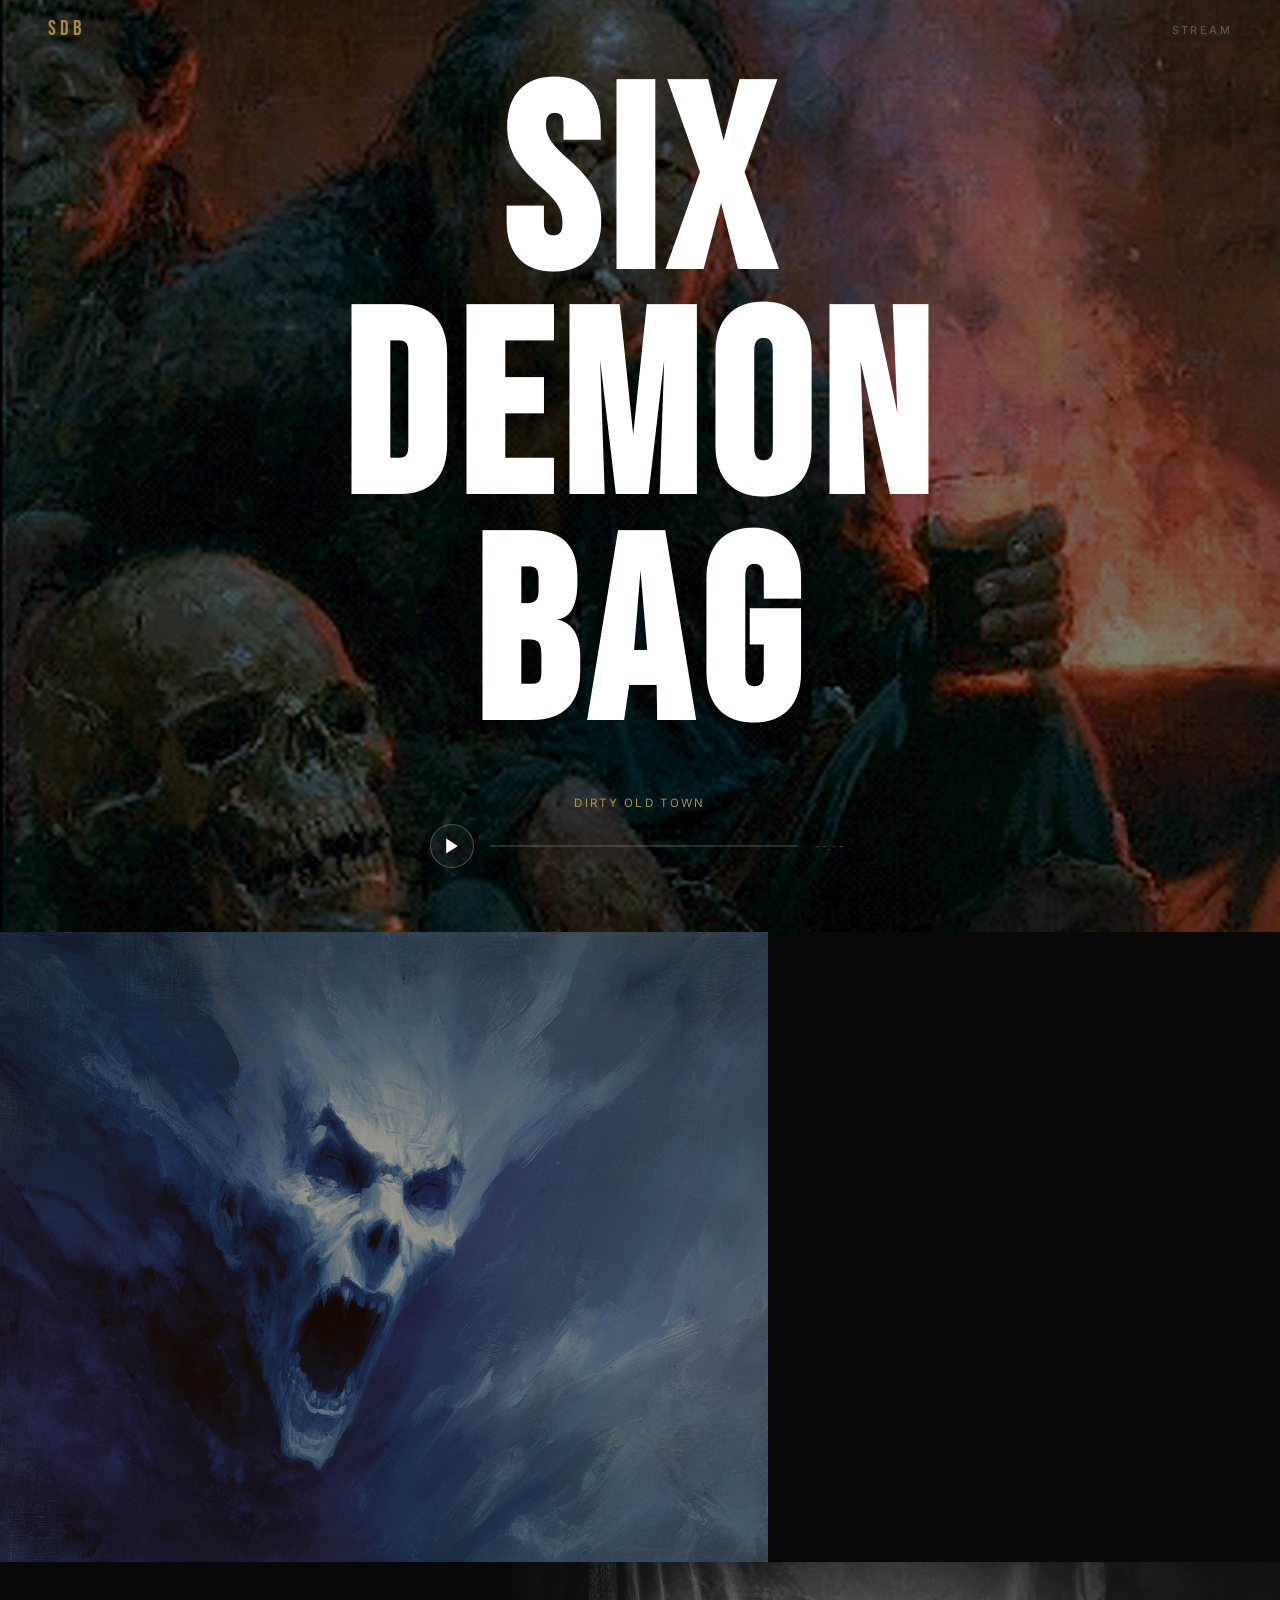
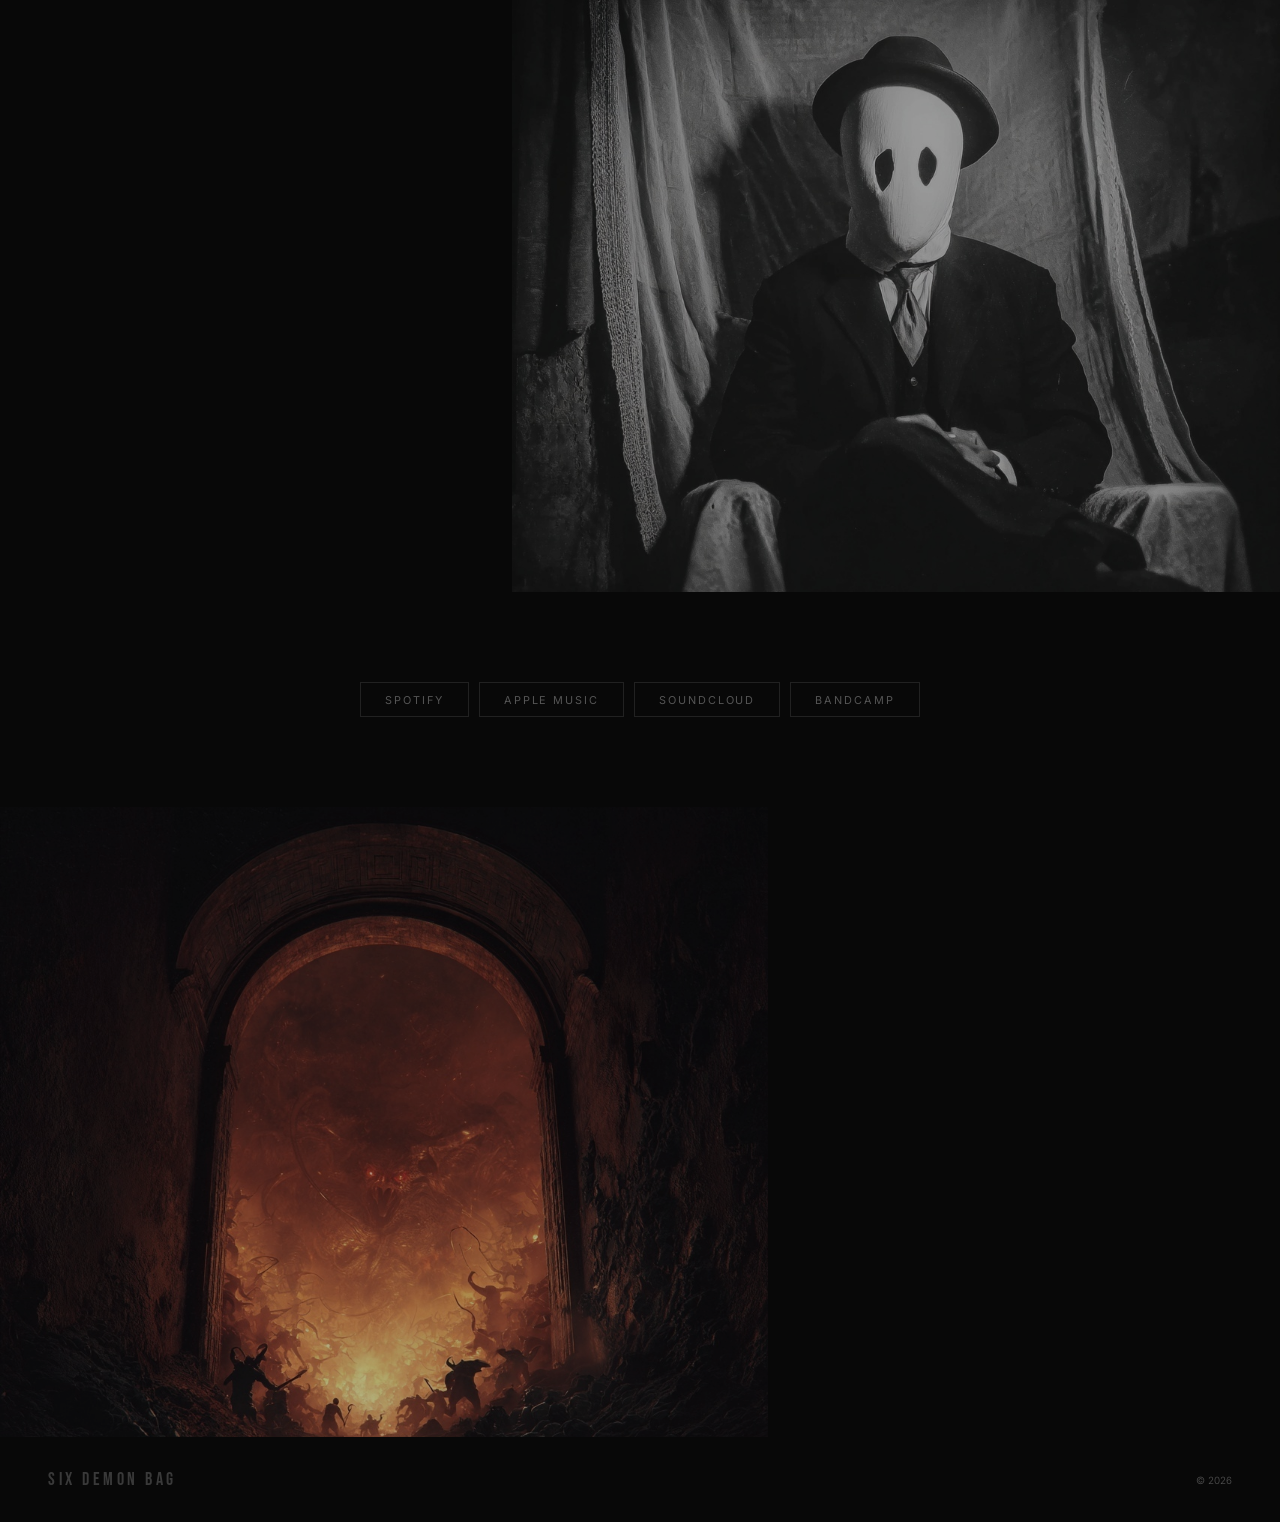
<file: index.html>
<!DOCTYPE html>
<html lang="en">
<head>
  <meta charset="UTF-8" />
  <meta name="viewport" content="width=device-width, initial-scale=1.0" />
  <title>Six Demon Bag</title>
  <link rel="preconnect" href="https://fonts.googleapis.com" />
  <link rel="preconnect" href="https://fonts.gstatic.com" crossorigin />
  <link href="https://fonts.googleapis.com/css2?family=Bebas+Neue&family=Inter:wght@300;400;500&display=swap" rel="stylesheet" />
  <link rel="stylesheet" href="styles.css" />
</head>
<body>

  <!-- NAV -->
  <nav class="nav" id="nav">
    <div class="nav__inner">
      <a class="nav__logo" href="#">SDB</a>
      <div class="nav__links">
        <a href="#listen">Stream</a>
      </div>
    </div>
  </nav>

  <!-- HERO -->
  <section class="hero">
    <img class="hero__img" src="assets/hero-bg.jpg" alt="" aria-hidden="true" />
    <div class="hero__overlay" aria-hidden="true"></div>
    <div class="hero__content">
      <h1 class="hero__title">SIX<br/>DEMON<br/>BAG</h1>

      <!-- PLAYER -->
      <div class="player" id="player">
        <div class="player__track" id="player-title">Dirty Old Town</div>
        <div class="player__row">
          <button class="player__btn" id="play-btn" aria-label="Play / Pause">
            <svg id="play-icon" width="20" height="20" viewBox="0 0 24 24" fill="currentColor">
              <polygon points="5,3 19,12 5,21"/>
            </svg>
          </button>
          <div class="player__bar">
            <div class="player__progress" id="progress-track">
              <div class="player__fill" id="progress-fill"></div>
            </div>
            <span class="player__time" id="player-time">--:--</span>
          </div>
        </div>
      </div>
    </div>
  </section>

  <!-- IMAGE BREAK 1 -->
  <div class="img-break">
    <img src="assets/skull.png" alt="" aria-hidden="true" />
  </div>

  <!-- IMAGE BREAK 2 -->
  <div class="img-break img-break--right">
    <img src="assets/mask.jpg" alt="" aria-hidden="true" />
  </div>

  <!-- STREAM -->
  <section class="listen" id="listen">
    <div class="listen__platforms">
      <a class="platform-btn" href="#">Spotify</a>
      <a class="platform-btn" href="#">Apple Music</a>
      <a class="platform-btn" href="#">SoundCloud</a>
      <a class="platform-btn" href="#">Bandcamp</a>
    </div>
  </section>

  <!-- IMAGE BREAK 3 -->
  <div class="img-break">
    <img src="assets/hellgate.jpg" alt="" aria-hidden="true" />
  </div>

  <!-- FOOTER -->
  <footer class="footer">
    <span class="footer__logo">SIX DEMON BAG</span>
    <span class="footer__copy">&copy; 2026</span>
  </footer>

  <script>
    window.__SDB_TRACKS__ = [
      { name: "Dirty Old Town", src: "assets/dirty-old-town.m4a" }
    ];
  </script>
  <script src="script.js"></script>
</body>
</html>
</file>
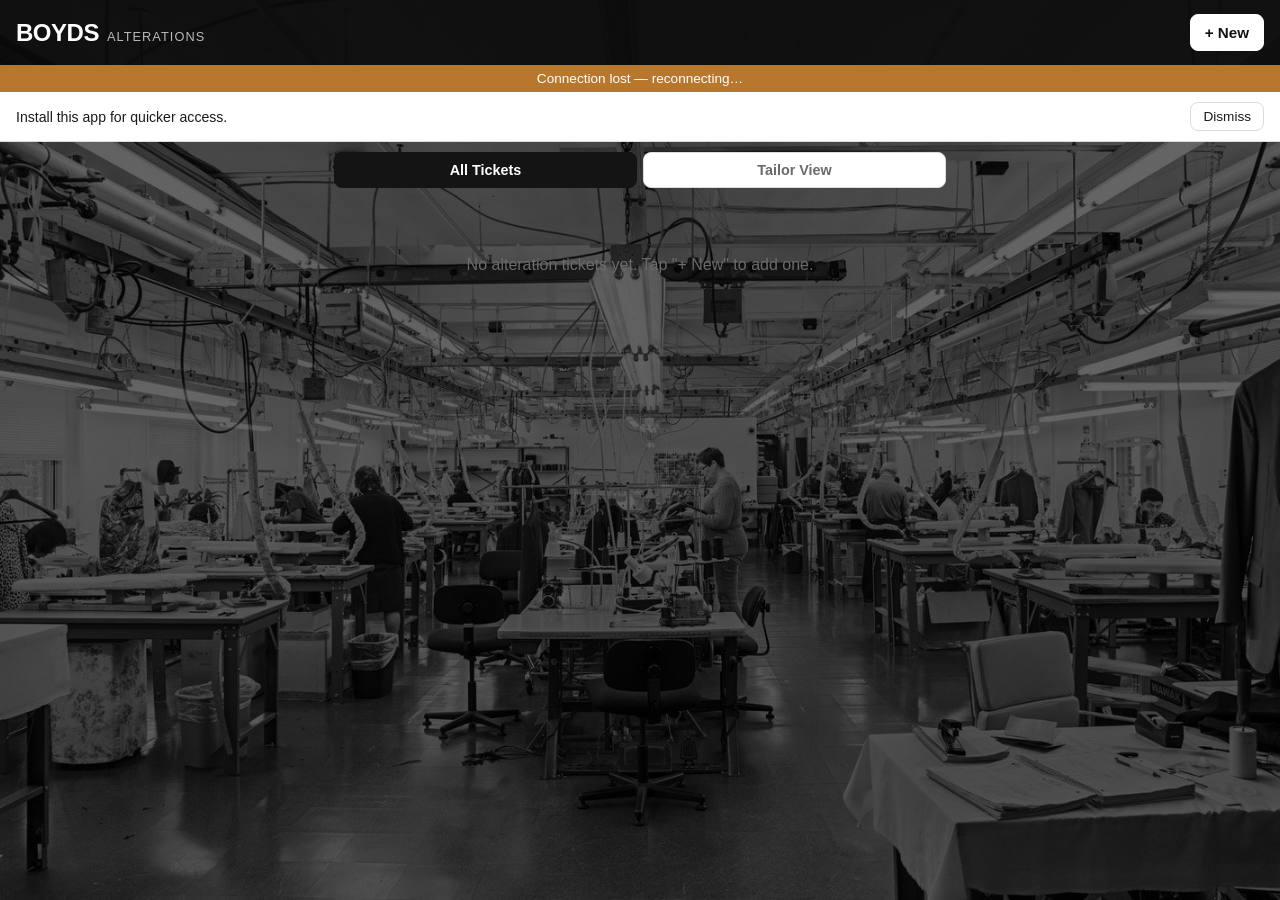
<file: alterations-app/index.html>
<!DOCTYPE html>
<html lang="en">
<head>
  <meta charset="UTF-8" />
  <meta name="viewport" content="width=device-width, initial-scale=1.0, viewport-fit=cover" />
  <title>Boyds Alterations</title>
  <meta name="theme-color" content="#1c2a3a" />
  <link rel="manifest" href="manifest.json" />
  <link rel="apple-touch-icon" href="icons/icon-192.png" />
  <meta name="apple-mobile-web-app-capable" content="yes" />
  <meta name="apple-mobile-web-app-status-bar-style" content="black-translucent" />
  <link rel="stylesheet" href="styles.css" />
</head>
<body>

  <header class="topbar">
    <div class="brand">
      <span class="brand__mark">BOYDS</span>
      <span class="brand__sub">Alterations</span>
    </div>
    <button id="new-ticket-btn" class="btn btn--primary">+ New</button>
  </header>

  <div id="sync-banner" class="sync-banner" hidden>Reconnecting…</div>

  <div id="install-banner" class="install-banner" hidden>
    <span id="install-banner-text">Install this app for quicker access.</span>
    <button id="install-btn" class="btn btn--primary" hidden>Install App</button>
    <button id="install-dismiss" class="btn" aria-label="Dismiss">Dismiss</button>
  </div>

  <div class="view-tabs" id="view-tabs">
    <button class="view-tab" data-view="all">All Tickets</button>
    <button class="view-tab" data-view="tailor">Tailor View</button>
  </div>

  <main id="list" class="list" aria-live="polite"></main>

  <p id="empty-state" class="empty-state" hidden>No alteration tickets yet. Tap "+ New" to add one.</p>

  <!-- Ticket form dialog -->
  <dialog id="ticket-dialog" class="dialog">
    <form id="ticket-form" method="dialog" class="ticket-form">
      <h2 id="dialog-title">New Ticket</h2>

      <label>
        Customer Name
        <input type="text" id="f-customer-name" required autocomplete="off" />
      </label>

      <label>
        Hanger Tag #
        <input type="text" id="f-hanger-tag" required autocomplete="off" />
      </label>

      <label>
        Destination Store
        <select id="f-store" required>
          <option value="" disabled selected>Select store…</option>
          <option value="Chestnut Street">Chestnut Street</option>
          <option value="Wayne">Wayne</option>
        </select>
      </label>

      <div class="field-row">
        <label>
          Salesperson
          <input type="text" id="f-salesperson" autocomplete="off" />
        </label>
        <label>
          Fitter
          <input type="text" id="f-fitter" autocomplete="off" />
        </label>
      </div>

      <div class="field-row">
        <label>
          Date Sold
          <input type="date" id="f-date-sold" />
        </label>
        <label>
          Date Due
          <input type="date" id="f-date-due" required />
        </label>
      </div>

      <fieldset class="items-fieldset">
        <legend>Items (up to 4)</legend>
        <input type="text" id="f-item-1" placeholder="Item 1" autocomplete="off" />
        <input type="text" id="f-item-2" placeholder="Item 2" autocomplete="off" />
        <input type="text" id="f-item-3" placeholder="Item 3" autocomplete="off" />
        <input type="text" id="f-item-4" placeholder="Item 4" autocomplete="off" />
      </fieldset>

      <div class="dialog-actions">
        <button type="button" id="delete-btn" class="btn btn--danger" hidden>Delete</button>
        <div class="dialog-actions__right">
          <button type="button" id="cancel-btn" class="btn">Cancel</button>
          <button type="submit" id="save-btn" class="btn btn--primary">Save</button>
        </div>
      </div>
    </form>
  </dialog>

  <script src="vendor/supabase.js"></script>
  <script type="module" src="app.js"></script>
  <script>
    if ('serviceWorker' in navigator) {
      window.addEventListener('load', () => {
        navigator.serviceWorker.register('sw.js').catch(() => {});
      });
    }
  </script>
</body>
</html>
</file>
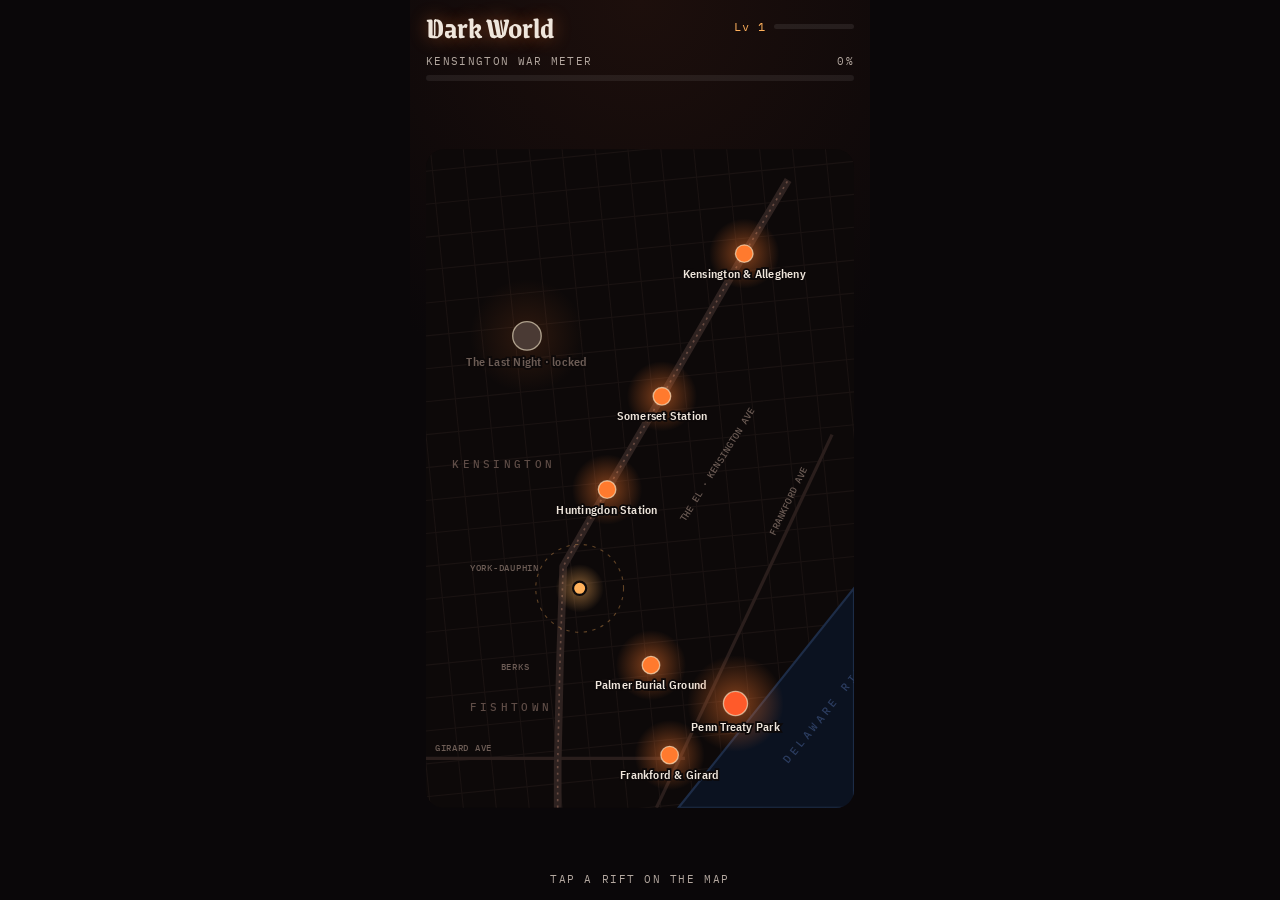
<file: game/index.html>
<!DOCTYPE html>
<html lang="en">
<head>
  <meta charset="UTF-8" />
  <meta name="viewport" content="width=device-width, initial-scale=1.0, viewport-fit=cover" />
  <title>Dark World</title>
  <link rel="stylesheet" href="https://fonts.googleapis.com/css2?family=Grenze+Gotisch:wght@500;700&family=IBM+Plex+Sans+Condensed:wght@400;600&family=IBM+Plex+Mono:wght@500&display=swap" />
  <link rel="stylesheet" href="style.css" />
</head>
<body>
<div class="app" id="app">

  <!-- MAP -->
  <section class="screen" id="map-screen">
    <header class="top">
      <div class="brand">Dark World</div>
      <div class="me">
        <span class="lvl" id="lvl">Lv 1</span>
        <span class="xpbar"><i id="xp"></i></span>
      </div>
    </header>
    <div class="war">
      <div class="war-row"><span>Kensington war meter</span><span id="war-pct">0%</span></div>
      <div class="war-bar"><i id="war"></i></div>
    </div>
    <div class="map-wrap">
      <svg id="map" viewBox="0 0 390 600" role="img" aria-label="Map of Kensington and Fishtown with open rifts"></svg>
    </div>
    <div class="sheet" id="sheet" hidden>
      <div class="sheet-head">
        <div>
          <div class="sheet-kicker" id="sheet-kicker"></div>
          <div class="sheet-title" id="sheet-title"></div>
        </div>
        <button class="x" id="sheet-close" type="button" aria-label="Close">×</button>
      </div>
      <div class="sheet-meta" id="sheet-meta"></div>
      <button class="cta" id="sheet-go" type="button"></button>
    </div>
    <footer class="foot" id="foot">Tap a rift on the map</footer>
  </section>

  <!-- FIGHT -->
  <section class="screen" id="fight-screen" hidden>
    <div class="arena" id="arena">
      <canvas id="cv"></canvas>
      <div class="fhud">
        <div class="frow">
          <span class="fplace" id="fplace"></span>
          <span class="ftime" id="ftime">75</span>
        </div>
        <div class="bossname" id="bossname"></div>
        <div class="bossbar"><i id="bosshp"></i></div>
      </div>
      <div class="banner" id="banner"></div>
    </div>
    <div class="controls">
      <div class="me-bars">
        <div class="bar-label"><span>You</span></div>
        <div class="hpbar"><i id="hp"></i></div>
        <div class="bar-label"><span>Fury</span></div>
        <div class="furybar"><i id="fury"></i></div>
      </div>
      <div class="abilities">
        <button class="ab" id="ab-flare" type="button"><b>Flare</b><small>big hit</small><span class="cd"></span></button>
        <button class="ab" id="ab-ward" type="button"><b>Ward</b><small>shield team</small><span class="cd"></span></button>
        <button class="ab ult" id="ab-ult" type="button"><b>Last Light</b><small>needs full fury</small><span class="cd"></span></button>
      </div>
    </div>
  </section>

  <!-- RESULTS -->
  <section class="screen results" id="result-screen" hidden>
    <div class="res-kicker" id="res-kicker"></div>
    <h1 class="res-title" id="res-title"></h1>
    <ul class="res-list" id="res-list"></ul>
    <div class="loot" id="loot" hidden></div>
    <button class="cta" id="res-go" type="button">Back to the map</button>
  </section>

</div>
<script>
  // Art paths. The single-file build swaps these for embedded images.
  window.DW_ART = {
    gate: '../assets/hellgate.jpg',
    wraith: '../assets/skull.png',
    mask: '../assets/mask.jpg'
  };
</script>
<script src="game.js"></script>
</body>
</html>
</file>
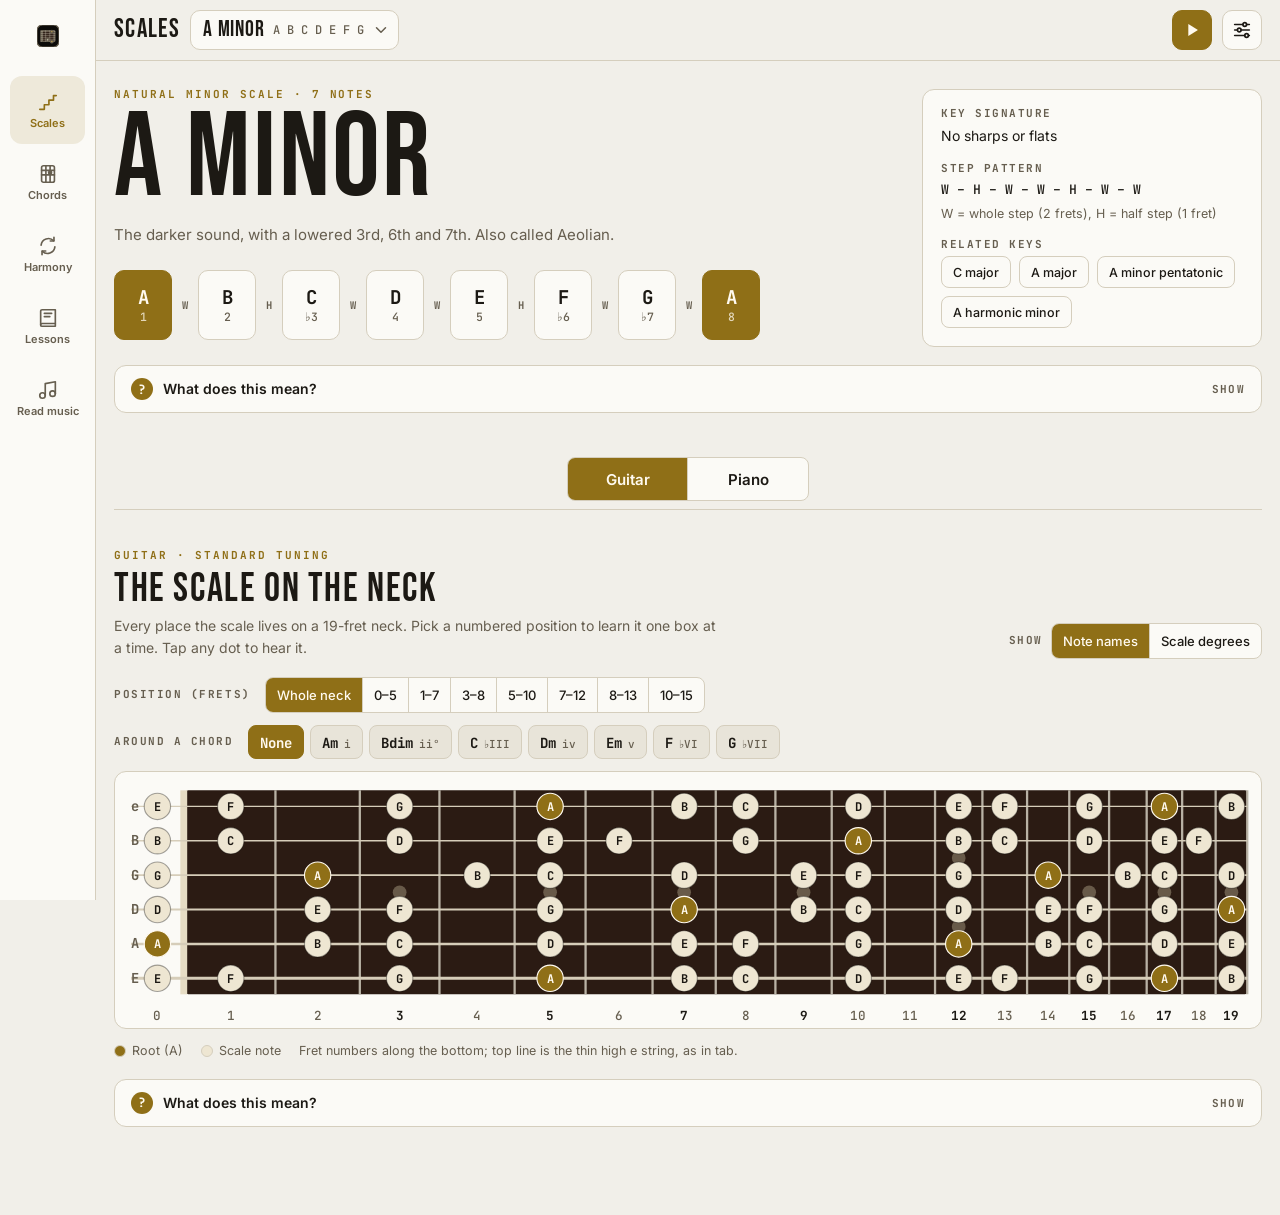
<file: keybook/index.html>
<!DOCTYPE html>
<html lang="en">
<head>
<meta charset="UTF-8">
<meta name="viewport" content="width=device-width, initial-scale=1.0, viewport-fit=cover">
<meta name="description" content="Scales, chords and music theory lessons for guitar and piano.">
<meta name="theme-color" content="#f1efe9" media="(prefers-color-scheme: light)">
<meta name="theme-color" content="#0c0b09" media="(prefers-color-scheme: dark)">
<link rel="manifest" href="manifest.webmanifest">
<link rel="icon" type="image/png" sizes="32x32" href="icons/favicon-32.png">
<link rel="apple-touch-icon" href="icons/apple-touch-icon.png">
<meta name="apple-mobile-web-app-capable" content="yes">
<meta name="mobile-web-app-capable" content="yes">
<meta name="apple-mobile-web-app-title" content="Key Book">
<meta name="apple-mobile-web-app-status-bar-style" content="black-translucent">
<title>SDB Key Book</title>
<link rel="stylesheet" href="fonts.css">
<style>
/* Layout: a single-column workbench. Pick a key up top, a sticky key bar follows you,
   then the neck, the keys, the chords, and the harmony map stack below. */
:root{
  --bg:#0c0b09; --surface:#15130f; --surface-2:#1f1c16; --line:#2f2a21; --fg:#ece5d4; --muted:#9d947f;
  --gold:#c9a84c; --gold-ink:#1a1407; --gold-soft:rgba(201,168,76,.14);
  --home:#c9a84c; --away:#6fae9f; --tension:#d8714a;
  --wood:#2b1b13; --fret:#b9b2a5; --nut:#e6dcc4; --string:#d6cdb9; --inlay:#d9cdb0;
  --dot:#eee6d2; --dot-ink:#1b1712;
  --key-white:#ece6d8; --key-black:#151311; --key-line:#7d7566; --pdot:#26211a; --pdot-ink:#f3ecdc;
  --font-display:'Bebas Neue', 'Oswald', Impact, 'Arial Narrow', sans-serif;
  --font-body:'Inter', system-ui, -apple-system, 'Segoe UI', Roboto, sans-serif;
  --font-mono:'JetBrains Mono', ui-monospace, SFMono-Regular, Menlo, Consolas, monospace;
  color-scheme:dark;
}
@media (prefers-color-scheme: light){
  :root:not([data-theme="dark"]){
    --bg:#f1efe9; --surface:#fbfaf6; --surface-2:#e8e4d9; --line:#d5cebd; --fg:#1c1914; --muted:#665e4f;
    --gold:#8f6f17; --gold-ink:#fffaf0; --gold-soft:rgba(143,111,23,.12);
    --home:#8f6f17; --away:#2b7466; --tension:#b04c24;
    --key-white:#fffdf8; --key-black:#1c1915; --key-line:#a39a88; --pdot:#1c1914; --pdot-ink:#fbfaf6;
    color-scheme:light;
  }
}
:root[data-theme="light"]{
  --bg:#f1efe9; --surface:#fbfaf6; --surface-2:#e8e4d9; --line:#d5cebd; --fg:#1c1914; --muted:#665e4f;
  --gold:#8f6f17; --gold-ink:#fffaf0; --gold-soft:rgba(143,111,23,.12);
  --home:#8f6f17; --away:#2b7466; --tension:#b04c24;
  --key-white:#fffdf8; --key-black:#1c1915; --key-line:#a39a88; --pdot:#1c1914; --pdot-ink:#fbfaf6;
  color-scheme:light;
}

*,*::before,*::after{box-sizing:border-box}
[hidden]{display:none!important}
html,body{margin:0}
:root{padding-top:env(safe-area-inset-top,0px)}
img,svg{max-width:100%}
html{scroll-behavior:smooth}
@media (prefers-reduced-motion: reduce){html{scroll-behavior:auto}*{transition:none!important;animation:none!important}}
body{background:var(--bg);color:var(--fg);font:15px/1.55 var(--font-body);-webkit-font-smoothing:antialiased}
body::before{content:"";position:fixed;inset:0 0 auto;height:env(safe-area-inset-top,0px);z-index:30;background:var(--bg)}
button,select,input{font:inherit;color:inherit}
button{cursor:pointer}
:focus-visible{outline:2px solid var(--gold);outline-offset:2px}
.wrap{max-width:1180px;margin:0 auto;padding-left:max(16px,env(safe-area-inset-left,0px));padding-right:max(16px,env(safe-area-inset-right,0px))}

/* ---------- Masthead + picker ---------- */

.picker{display:grid;grid-template-columns:minmax(220px,1.3fr) auto auto minmax(190px,1fr);gap:18px 22px;align-items:end;padding-block:22px 26px}
@media (max-width:900px){.picker{grid-template-columns:1fr 1fr}}
@media (max-width:560px){.picker{grid-template-columns:1fr}}
.field{display:flex;flex-direction:column;gap:7px;min-width:0}
.lab{font:600 11px/1 var(--font-mono);letter-spacing:.14em;text-transform:uppercase;color:var(--muted)}
.text-in,.sel{height:44px;border-radius:8px;border:1px solid var(--line);background:var(--surface);padding:0 12px;width:100%}
.text-in{font-family:var(--font-mono);font-size:15px}
.text-in.bad{border-color:var(--tension)}
.hintline{min-height:18px;font-size:12.5px;color:var(--muted);margin:0}
.hintline.bad{color:var(--tension)}

.seg{display:inline-flex;align-self:flex-start;flex-wrap:wrap;border:1px solid var(--line);border-radius:8px;overflow:hidden;background:var(--surface)}
.seg button{border:0;background:transparent;padding:0 13px;height:42px;min-width:40px;font-weight:500;border-right:1px solid var(--line)}
.seg button:last-child{border-right:0}
.seg button[aria-pressed="true"]{background:var(--gold);color:var(--gold-ink)}
.seg button:hover:not([aria-pressed="true"]){background:var(--surface-2)}
.seg.letters button{font:400 22px/1 var(--font-display);letter-spacing:.04em;min-width:42px}
.seg.accs button{font-size:18px;min-width:46px}
.seg.small button{height:34px;font-size:13px;padding:0 11px}

/* ---------- Sticky key bar ---------- */
.btn{display:inline-flex;align-items:center;gap:8px;height:38px;padding:0 14px;border-radius:8px;border:1px solid var(--line);background:var(--surface);font-weight:500;font-size:13.5px;white-space:nowrap}
.btn:hover{background:var(--surface-2)}
.btn.gold{background:var(--gold);color:var(--gold-ink);border-color:var(--gold)}
.btn.gold:hover{filter:brightness(1.08)}
.btn.sm{height:32px;padding:0 11px;font-size:12.5px}
.btn[aria-pressed="true"]{border-color:var(--gold);color:var(--gold);background:var(--gold-soft)}
.tri{width:0;height:0;border-left:8px solid currentColor;border-top:5px solid transparent;border-bottom:5px solid transparent}
.focus-pill{display:inline-flex;align-items:center;gap:8px;height:32px;padding:0 6px 0 12px;border-radius:999px;background:var(--gold-soft);border:1px solid var(--gold);color:var(--gold);font-size:12.5px;font-weight:600}
.focus-pill button{border:0;background:transparent;width:22px;height:22px;border-radius:50%;color:inherit;font-size:15px;line-height:1}
.focus-pill button:hover{background:var(--gold);color:var(--gold-ink)}

/* ---------- Sections ---------- */
section.block{padding-block:40px;border-top:1px solid var(--line)}
section.block:first-of-type{border-top:0}
.sec-head{display:flex;align-items:flex-end;justify-content:space-between;gap:16px 24px;flex-wrap:wrap;margin-bottom:18px}
.eyebrow{font:600 11px/1 var(--font-mono);letter-spacing:.18em;text-transform:uppercase;color:var(--gold);margin:0 0 8px}
h2{font:400 clamp(30px,4vw,40px)/1 var(--font-display);letter-spacing:.04em;margin:0;text-wrap:balance}
h3{font:600 15px/1.3 var(--font-body);margin:0 0 4px}
.sub{color:var(--muted);margin:6px 0 0;max-width:68ch;font-size:14px}
.controls{display:flex;gap:10px 14px;flex-wrap:wrap;align-items:center}
.ctl{display:flex;align-items:center;gap:8px}
.ctl .lab{white-space:nowrap}

/* ---------- Overview ---------- */
.ov{display:grid;grid-template-columns:minmax(0,1fr) minmax(260px,340px);gap:28px 40px;align-items:start}
@media (max-width:860px){.ov{grid-template-columns:1fr}}
.bigkey{font:400 clamp(60px,11vw,120px)/.86 var(--font-display);letter-spacing:.02em;margin:0}
.bigkey .acc{color:var(--gold)}
.blurb{margin:12px 0 0;max-width:62ch;color:var(--muted)}
.cells{display:flex;flex-wrap:wrap;align-items:stretch;gap:0;margin-top:24px}
.cell{display:flex;flex-direction:column;align-items:center;justify-content:center;gap:4px;width:58px;height:70px;border-radius:10px;background:var(--surface);border:1px solid var(--line);transition:transform .12s, background .12s}
.cell .n{font:700 19px/1 var(--font-mono)}
.cell .d{font:500 11.5px/1 var(--font-mono);color:var(--muted)}
.cell.root{background:var(--gold);border-color:var(--gold);color:var(--gold-ink)}
.cell.root .d{color:var(--gold-ink);opacity:.75}
.cell.blue .n{color:var(--tension)}
.cell.on{transform:translateY(-4px);background:var(--fg);color:var(--bg);border-color:var(--fg)}
.cell.on .d{color:var(--bg)}
.step{display:flex;align-items:center;justify-content:center;width:26px;font:600 10.5px/1 var(--font-mono);color:var(--muted)}
.facts{display:flex;flex-direction:column;gap:16px;background:var(--surface);border:1px solid var(--line);border-radius:12px;padding:18px}
.fact .lab{display:block;margin-bottom:6px}
.fact p{margin:0;font-size:14px}
.fact .mono{font-family:var(--font-mono);font-size:13px}
.rel{display:flex;flex-wrap:wrap;gap:8px}

/* ---------- Instruments ---------- */
.scroller{overflow-x:auto;-webkit-overflow-scrolling:touch;border-radius:12px;background:var(--surface);border:1px solid var(--line)}
.board{display:block;width:100%;min-width:860px;height:auto}
.board text{font-family:var(--font-mono)}
.fb-wood{fill:var(--wood)}
.fb-fret{stroke:var(--fret);stroke-width:2}
.fb-nut{fill:var(--nut)}
.fb-string{stroke:var(--string)}
.fb-inlay{fill:var(--inlay);opacity:.35}
.fb-sname{fill:var(--muted);font-size:12px;font-weight:700}
.fb-num{fill:var(--muted);font-size:11px}
.fb-num.mark{fill:var(--fg);font-weight:700}
.fb-win{fill:var(--gold);opacity:.13}
.dot{cursor:pointer}
.dot circle{fill:var(--dot);stroke:rgba(0,0,0,.35);stroke-width:1}
.dot text{fill:var(--dot-ink);font-size:10.5px;font-weight:700;text-anchor:middle;dominant-baseline:central;pointer-events:none}
.dot.root circle{fill:var(--gold);stroke:var(--gold-ink)}
.dot.root text{fill:var(--gold-ink)}
.dot.blue circle{fill:var(--tension)}
.dot.blue text{fill:#fff}
.dot.dim{opacity:.17}
.dot.ping circle{stroke:var(--fg);stroke-width:3}
.dot.held circle{stroke:var(--away);stroke-width:4}
.sw.held{background:var(--dot);border:3px solid var(--away)}
.lstart{margin:0 0 14px;padding:12px 14px;border-radius:10px;background:var(--gold-soft);font-size:13px;line-height:1.45}
.lstart a{color:var(--gold);font-weight:700}
.k-white{fill:var(--key-white);stroke:var(--key-line);stroke-width:1;cursor:pointer}
.k-black{fill:var(--key-black);stroke:var(--key-black);cursor:pointer}
.pdot circle{fill:var(--pdot)}
.pdot text{fill:var(--pdot-ink)}
.pdot.onblack circle{fill:var(--dot)}
.pdot.onblack text{fill:var(--dot-ink)}
.pdot.root circle{fill:var(--gold)}
.pdot.root text{fill:var(--gold-ink)}
.finger{fill:var(--gold);font:700 13px var(--font-mono);text-anchor:middle}
.finger.onblack{fill:var(--gold)}
.pianobox{min-width:620px}
.legend{display:flex;flex-wrap:wrap;gap:8px 18px;margin-top:12px;font-size:12.5px;color:var(--muted);align-items:center}
.sw{display:inline-block;width:12px;height:12px;border-radius:50%;vertical-align:-2px;margin-right:6px;border:1px solid var(--line)}
.sw.root{background:var(--gold)}.sw.note{background:var(--dot)}.sw.blue{background:var(--tension)}.sw.win{background:var(--gold);opacity:.4;border-radius:3px}
.ftable{margin-top:16px;overflow-x:auto}
.ftable table{border-collapse:collapse;font-family:var(--font-mono);font-size:13.5px}
.ftable th,.ftable td{padding:7px 12px;text-align:center;border-bottom:1px solid var(--line);font-variant-numeric:tabular-nums}
.ftable th{font:600 11px var(--font-mono);letter-spacing:.12em;text-transform:uppercase;color:var(--muted);text-align:left}
.ftable td.rootc{color:var(--gold);font-weight:700}

/* ---------- Chords ---------- */
.rows{display:flex;flex-direction:column}
.crow{display:grid;grid-template-columns:250px minmax(0,1fr) 250px;gap:18px 26px;align-items:center;padding-block:18px;border-top:1px solid var(--line)}
.crow:first-child{border-top:0}
.rows.only-guitar .crow{grid-template-columns:250px minmax(0,1fr)}
.rows.only-piano .crow{grid-template-columns:250px minmax(0,1fr)}
.rows.only-guitar .cpiano,.rows.only-piano .cguitar{display:none}
@media (max-width:900px){.crow,.rows.only-guitar .crow,.rows.only-piano .crow{grid-template-columns:1fr}}
.cmeta{display:grid;grid-template-columns:auto 1fr;gap:2px 14px;align-items:baseline}
.roman{font:400 34px/1 var(--font-display);letter-spacing:.03em;grid-row:span 2;min-width:52px}
.cname{font:700 22px/1.1 var(--font-mono)}
.ctones{font:500 12.5px/1.3 var(--font-mono);color:var(--muted)}
.cact{grid-column:1/-1;display:flex;flex-wrap:wrap;gap:8px;margin-top:10px;align-items:center}
.pill{display:inline-flex;align-items:center;height:22px;padding:0 9px;border-radius:999px;font:700 10.5px/1 var(--font-mono);letter-spacing:.1em;text-transform:uppercase;border:1px solid currentColor}
.home{color:var(--home)}.away{color:var(--away)}.tension{color:var(--tension)}
.cguitar{display:flex;flex-wrap:wrap;gap:6px 18px;min-width:0}
.vo{display:flex;flex-direction:column;align-items:center;gap:2px}
.vo .vl{font-size:11px;color:var(--muted);text-align:center;max-width:120px;line-height:1.3}
.cd line{stroke:var(--muted);stroke-width:1}
.cd .cd-nut{fill:var(--fg)}
.cd .cd-base{fill:var(--muted);font:600 9px var(--font-mono)}
.cd .cd-dot{fill:var(--fg)}
.cd .cd-dot.root{fill:var(--gold)}
.cd .cd-barre{fill:var(--fg);opacity:.85}
.cd .cd-open{fill:none;stroke:var(--fg);stroke-width:1.3}
.cd .cd-x{stroke:var(--muted);stroke-width:1.4}
.cd .cd-nn{fill:var(--muted);font:500 7.5px var(--font-mono);text-anchor:middle}
.cd{cursor:pointer}
.mini{display:block;width:100%;max-width:250px;height:auto}
.crow.focused{background:linear-gradient(90deg,var(--gold-soft),transparent 70%)}

/* ---------- Harmony ---------- */
.fngrid{display:grid;grid-template-columns:repeat(3,minmax(0,1fr));gap:12px;margin-bottom:34px}
@media (max-width:760px){.fngrid{grid-template-columns:1fr}}
.fncol{background:var(--surface);border:1px solid var(--line);border-radius:12px;padding:16px;border-top:3px solid currentColor}
.fncol h3{display:flex;align-items:baseline;gap:8px;color:inherit}
.fncol h3 small{font:500 11.5px var(--font-mono);color:var(--muted)}
.fncol p{margin:4px 0 12px;font-size:13px;color:var(--muted)}
.chips{display:flex;flex-wrap:wrap;gap:6px}
.chip{display:inline-flex;align-items:baseline;gap:6px;height:34px;padding:0 11px;border-radius:8px;border:1px solid var(--line);background:var(--surface-2);font:700 14px/34px var(--font-mono)}
.chip small{font:500 11px var(--font-mono);color:var(--muted)}
button.chip:hover{border-color:var(--gold)}
.chip[aria-pressed="true"]{background:var(--gold);color:var(--gold-ink);border-color:var(--gold)}
.chip[aria-pressed="true"] small{color:var(--gold-ink)}
.subhead{margin:0 0 12px}
.subhead h3{font:400 24px/1 var(--font-display);letter-spacing:.04em}
.part{margin-bottom:40px}
.nextgrid{display:grid;grid-template-columns:repeat(3,minmax(0,1fr));gap:12px;margin-top:14px}
@media (max-width:760px){.nextgrid{grid-template-columns:1fr}}
.ncol{border:1px solid var(--line);border-radius:12px;padding:14px;background:var(--surface)}
.ncol .lab{display:flex;align-items:center;gap:8px;margin-bottom:10px}
.ncol.strong .lab{color:var(--home)}
.ncol.less .lab{color:var(--tension)}
.nitem{display:flex;gap:10px;align-items:flex-start;padding-block:8px;border-top:1px solid var(--line)}
.nitem:first-of-type{border-top:0}
.nitem .chip{flex:none}
.nitem p{margin:0;font-size:12.5px;color:var(--muted);line-height:1.4}
.empty{font-size:12.5px;color:var(--muted);margin:0}

.builder{background:var(--surface);border:1px solid var(--line);border-radius:12px;padding:16px}
.seq{display:flex;flex-wrap:wrap;align-items:center;gap:6px;min-height:72px;padding:10px 0}
.blk{display:flex;flex-direction:column;align-items:center;justify-content:center;min-width:64px;height:60px;padding:0 10px;border-radius:10px;background:var(--surface-2);border:1px solid var(--line)}
.blk b{font:700 16px/1.1 var(--font-mono)}
.blk span{font:500 11px/1.2 var(--font-mono);color:var(--muted)}
.blk.on{background:var(--gold);color:var(--gold-ink);border-color:var(--gold)}
.blk.on span{color:var(--gold-ink)}
.arrow{display:flex;flex-direction:column;align-items:center;font:700 10px/1 var(--font-mono);letter-spacing:.06em;text-transform:uppercase;gap:3px;min-width:44px}
.arrow i{display:block;width:30px;height:2px;background:currentColor;position:relative}
.arrow i::after{content:"";position:absolute;right:-1px;top:-4px;border-left:7px solid currentColor;border-top:5px solid transparent;border-bottom:5px solid transparent}
.arrow.strong{color:var(--home)}
.arrow.common{color:var(--muted)}
.arrow.less{color:var(--tension)}
.arrow.less i{background:repeating-linear-gradient(90deg,currentColor 0 4px,transparent 4px 7px)}
.bfoot{display:flex;flex-wrap:wrap;gap:10px;justify-content:space-between;align-items:center;border-top:1px solid var(--line);padding-top:12px}
.verdict{font-size:13px;color:var(--muted)}
.verdict b{color:var(--fg)}
.addrow{display:flex;flex-wrap:wrap;gap:6px;margin-top:12px}

.plist{display:flex;flex-direction:column}
.prow{display:grid;grid-template-columns:minmax(150px,220px) minmax(0,1fr) auto;gap:8px 20px;align-items:center;padding-block:14px;border-top:1px solid var(--line)}
.prow:first-child{border-top:0}
@media (max-width:700px){.prow{grid-template-columns:1fr}}
.prow .pn{font-weight:600}
.prow .pd{font-size:12.5px;color:var(--muted)}
.prow .pc{font:600 14px/1.5 var(--font-mono);overflow-wrap:anywhere}
.prow .pc span{color:var(--muted);font-weight:500}
.prow .pbtns{display:flex;gap:8px}

.outgrid{display:grid;grid-template-columns:minmax(0,1.2fr) minmax(0,1fr);gap:14px}
@media (max-width:860px){.outgrid{grid-template-columns:1fr}}
.obox{border:1px solid var(--line);border-radius:12px;padding:16px;background:var(--surface)}
.obox h3{display:flex;gap:8px;align-items:center}
.obox>p{margin:2px 0 12px;font-size:13px;color:var(--muted)}
.oitem{display:grid;grid-template-columns:auto minmax(0,1fr);gap:4px 12px;align-items:center;padding-block:8px;border-top:1px solid var(--line)}
.oitem p{margin:0;font-size:12.5px;color:var(--muted);line-height:1.4}
.oitem p b{color:var(--fg);font-weight:600}
.clashwrap{display:flex;flex-wrap:wrap;gap:8px}
.cl{display:flex;flex-direction:column;gap:2px;padding:8px 10px;border-radius:8px;border:1px dashed var(--line);min-width:96px}
.cl b{font:700 14px var(--font-mono)}
.cl span{font-size:11px;color:var(--tension);font-family:var(--font-mono)}
.vh{position:absolute;width:1px;height:1px;overflow:hidden;clip:rect(0 0 0 0);white-space:nowrap}

/* ---------- Views, help panels, lessons ---------- */

details.help{margin-top:18px;border:1px solid var(--line);border-radius:12px;background:var(--surface)}
details.help>summary{cursor:pointer;list-style:none;display:flex;align-items:center;gap:10px;padding:12px 16px;font-weight:600;font-size:14px}
details.help>summary::-webkit-details-marker{display:none}
details.help>summary::before{content:"?";display:inline-grid;place-items:center;width:22px;height:22px;border-radius:50%;background:var(--gold);color:var(--gold-ink);font:700 13px/1 var(--font-mono);flex:none}
details.help>summary::after{content:"Show";margin-left:auto;font:600 11px var(--font-mono);letter-spacing:.12em;text-transform:uppercase;color:var(--muted)}
details.help[open]>summary::after{content:"Hide"}
details.help[open]>summary{border-bottom:1px solid var(--line)}
.help-body{display:grid;grid-template-columns:repeat(2,minmax(0,1fr));gap:18px 32px;padding:18px 18px 6px}
@media (max-width:700px){.help-body{grid-template-columns:1fr}}
.help-body h4{margin:0 0 4px;font-size:14px}
.help-body p{margin:0;font-size:13.5px;color:var(--muted);line-height:1.55}
.help-body p b{color:var(--fg)}
.help-body .tip h4{color:var(--gold)}
.help-more{margin:0;padding:12px 18px 16px;font-size:13px;color:var(--muted)}
.help-more a{color:var(--gold);font-weight:600}

.lprog{font-size:12.5px;color:var(--muted);margin:0 0 6px}
.lbar{height:4px;border-radius:2px;background:var(--line);overflow:hidden;margin-bottom:12px}
.lbar i{display:block;height:100%;background:var(--gold)}
.lgroup{font:600 10.5px var(--font-mono);letter-spacing:.14em;text-transform:uppercase;color:var(--gold);padding:12px 10px 4px}
.lesson{min-width:0;max-width:860px}
.ltitle{font:400 clamp(40px,6vw,64px)/.95 var(--font-display);letter-spacing:.03em;margin:0;text-wrap:balance}
.lede{font-size:17.5px;line-height:1.55;margin:14px 0 22px;max-width:62ch}
.lsec p,.lsec li{max-width:68ch}
.lsec h3{font:400 26px/1 var(--font-display);letter-spacing:.04em;margin:28px 0 8px}
.lsec ol.steps{padding-left:20px;display:flex;flex-direction:column;gap:10px}
.lsec ul{padding-left:20px;display:flex;flex-direction:column;gap:6px}
.inst{display:grid;grid-template-columns:repeat(2,minmax(0,1fr));gap:14px;margin-top:24px}
@media (max-width:700px){.inst{grid-template-columns:1fr}}
.instcol{background:var(--surface);border:1px solid var(--line);border-radius:12px;padding:16px 18px;min-width:0}
.instcol h4{margin:0 0 4px;font:600 11px/1 var(--font-mono);letter-spacing:.16em;text-transform:uppercase;color:var(--gold)}
.instcol p{font-size:14px;margin:8px 0 0}
.widget{margin-top:24px;border:1px solid var(--line);border-radius:14px;padding:18px;background:var(--surface);display:flex;flex-direction:column;gap:14px;min-width:0}
.widget .scroller{background:var(--bg)}
.wt{margin:0;font:600 11px/1 var(--font-mono);letter-spacing:.18em;text-transform:uppercase;color:var(--gold)}
.wh{margin:-6px 0 0;font:400 26px/1 var(--font-display);letter-spacing:.04em}
.ws{margin:-6px 0 0;font-size:13.5px;color:var(--muted);max-width:68ch}
.wctl{display:flex;flex-wrap:wrap;gap:8px 10px;align-items:center}
.wnote{margin:0;font-size:14px;max-width:68ch}
.neck,.kb{display:block;width:100%;height:auto}
.widget .dot.on circle,.widget .pdot.on circle{fill:var(--away)}
.widget .dot.on text,.widget .pdot.on text{fill:#fff}
.chip:disabled,.btn:disabled{opacity:.45;cursor:default}
.score{font:600 13px var(--font-mono);color:var(--muted);margin-left:auto}
.tw{overflow-x:auto}
table.lt{border-collapse:collapse;font-size:13.5px;margin:12px 0}
table.lt th,table.lt td{padding:8px 12px;border-bottom:1px solid var(--line);text-align:left;vertical-align:middle}
table.lt th{font:600 11px var(--font-mono);letter-spacing:.1em;text-transform:uppercase;color:var(--muted)}
table.lt td.cur{color:var(--gold);font-weight:700}
table.lt.wide{width:100%;margin:0}
.lsec table.lt{display:block;overflow-x:auto;max-width:100%}
.mono{font-family:var(--font-mono)}
.tipbox{margin-top:24px;padding:18px;border-radius:12px;background:var(--gold-soft);display:flex;flex-direction:column;gap:8px;align-items:flex-start}
.tipbox p{margin:0;max-width:68ch}
.lfoot{display:flex;flex-wrap:wrap;gap:10px;justify-content:space-between;align-items:center;margin-top:32px;padding-top:20px;border-top:1px solid var(--line)}
a.btn{text-decoration:none;color:inherit}
a.btn.gold{color:var(--gold-ink)}
.cadgrid{display:grid;grid-template-columns:repeat(2,minmax(0,1fr));gap:10px}
@media (max-width:640px){.cadgrid{grid-template-columns:1fr}}
.cad{border:1px solid var(--line);border-radius:10px;padding:14px;background:var(--bg);display:flex;flex-direction:column;gap:6px;align-items:flex-start}
.cad .cn{font:600 11px var(--font-mono);letter-spacing:.12em;text-transform:uppercase;color:var(--gold)}
.cad b{font:700 18px var(--font-mono)}
.cad p{margin:0;font-size:13px;color:var(--muted)}
.bars{display:grid;grid-template-columns:repeat(4,minmax(0,1fr));gap:6px}
.bar{display:flex;flex-direction:column;align-items:center;justify-content:center;height:62px;border-radius:10px;background:var(--bg);border:1px solid var(--line)}
.bar b{font:700 16px var(--font-mono)}
.bar span{font:500 11px var(--font-mono);color:var(--muted)}
.bar.on{background:var(--gold);border-color:var(--gold);color:var(--gold-ink)}
.bar.on span{color:var(--gold-ink)}
.modes{display:flex;flex-direction:column}
.mrow{display:grid;grid-template-columns:minmax(150px,200px) minmax(0,1fr) auto;gap:8px 16px;align-items:center;padding-block:12px;border-top:1px solid var(--line)}
.mrow:first-child{border-top:0}
@media (max-width:760px){.mrow{grid-template-columns:1fr}}
.mrow .mn{font-weight:600}
.mrow .md{font-size:12.5px;color:var(--muted)}
.mnotes{display:flex;flex-wrap:wrap;gap:4px}
.mnotes span{display:inline-flex;flex-direction:column;align-items:center;min-width:38px;padding:5px 4px;border-radius:6px;background:var(--bg);border:1px solid var(--line);font:700 13px var(--font-mono)}
.mnotes span small{font:500 10px var(--font-mono);color:var(--muted)}
.mnotes span.sp{border-color:var(--tension);color:var(--tension)}
.mnotes span.on{background:var(--gold);color:var(--gold-ink);border-color:var(--gold)}
.mnotes span.on small{color:var(--gold-ink)}
.mbtns{display:flex;gap:8px;flex-wrap:wrap}
.cnt{display:flex;flex-wrap:wrap;gap:4px}
.cnt span{display:inline-grid;place-items:center;min-width:40px;height:44px;padding:0 6px;border-radius:8px;background:var(--bg);border:1px solid var(--line);font:600 14px var(--font-mono);color:var(--muted)}
.cnt span.b{color:var(--fg);font-weight:700}
.cnt span.on{background:var(--gold);color:var(--gold-ink);border-color:var(--gold)}
.range{display:flex;align-items:center;gap:10px}
.range input{width:180px;max-width:50vw;accent-color:var(--gold)}
.range output{font:700 14px var(--font-mono);min-width:72px}
pre.tab{margin:0;padding:14px 16px;border-radius:10px;background:var(--bg);border:1px solid var(--line);font:500 14px/1.45 var(--font-mono);overflow-x:auto}
.staff{display:block;width:100%;height:auto}
.staff line{stroke:var(--fg);stroke-width:1.2}
.staff .nh{fill:var(--fg)}
.staff .nh.hollow{fill:none;stroke:var(--fg);stroke-width:1.8}
.staff .lbl{fill:var(--muted);font:600 12px var(--font-mono);text-anchor:middle}
.staff .lbl.ln{fill:var(--gold)}
.staff g[data-act],.staff g[data-wa]{cursor:pointer}
.staff g.on .nh{fill:var(--away)}
.tri-out{display:grid;grid-template-columns:minmax(0,1fr) auto;gap:14px 24px;align-items:center}
@media (max-width:640px){.tri-out{grid-template-columns:1fr}}
.pad{display:grid;grid-template-columns:repeat(6,minmax(0,1fr));gap:6px}
.pad .chip{justify-content:center}
@media (max-width:480px){.pad{grid-template-columns:repeat(4,minmax(0,1fr))}}

/* ---------- App shell: rail on wide screens, tab bar on phones ---------- */
:root{--rail:96px;--bar:60px;--tabh:60px}
.appbar{position:sticky;top:env(safe-area-inset-top,0px);z-index:40;background:var(--bg);border-bottom:1px solid var(--line)}
.appbar-in{display:flex;align-items:center;gap:10px;height:var(--bar);max-width:1180px;margin:0 auto;padding-left:max(16px,env(safe-area-inset-left,0px));padding-right:max(16px,env(safe-area-inset-right,0px))}
.logo{display:flex;width:32px;height:32px;flex:none}
.logo svg,.raillogo svg{width:100%;height:100%}
.apptitle{font:400 26px/1 var(--font-display);letter-spacing:.05em;margin:0;white-space:nowrap}
.keybtn{display:flex;align-items:center;gap:8px;min-width:0;height:40px;padding:0 8px 0 12px;border-radius:10px;border:1px solid var(--line);background:var(--surface);cursor:pointer}
.keybtn:hover{border-color:var(--gold)}
.keybtn .kb-name{font:400 22px/1 var(--font-display);letter-spacing:.04em;white-space:nowrap}
.keybtn .kb-notes{font:500 12px/1 var(--font-mono);color:var(--muted);white-space:nowrap;overflow:hidden;text-overflow:ellipsis;min-width:0}
.keybtn svg{width:18px;height:18px;flex:none;fill:none;stroke:var(--muted);stroke-width:2;stroke-linecap:round;stroke-linejoin:round}
@media (max-width:760px){.keybtn .kb-notes{display:none}}
@media (max-width:520px){.appbar .apptitle.tool{display:none}}
.spacer{flex:1}
.iconbtn{display:inline-grid;place-items:center;width:40px;height:40px;flex:none;border-radius:10px;border:1px solid var(--line);background:var(--surface);color:var(--fg);cursor:pointer}
.iconbtn:hover{border-color:var(--gold)}
.iconbtn.gold{background:var(--gold);border-color:var(--gold);color:var(--gold-ink)}
.iconbtn svg,.tabbar a svg,.backbtn svg{width:22px;height:22px;fill:none;stroke:currentColor;stroke-width:1.8;stroke-linecap:round;stroke-linejoin:round}
.tabbar{position:fixed;z-index:45;display:flex;background:var(--surface)}
.tabbar a{display:flex;flex-direction:column;align-items:center;justify-content:center;gap:4px;color:var(--muted);text-decoration:none;font:600 11px/1.1 var(--font-body);text-align:center}
.tabbar a:hover{color:var(--fg)}
.tabbar a[aria-current="page"]{color:var(--gold)}
.tabbar .raillogo{display:none}
@media (min-width:900px){
  .app{padding-left:calc(var(--rail) + env(safe-area-inset-left,0px))}
  .tabbar{top:0;bottom:0;left:0;width:calc(var(--rail) + env(safe-area-inset-left,0px));flex-direction:column;gap:4px;border-right:1px solid var(--line);padding:calc(env(safe-area-inset-top,0px) + 14px) 10px 14px calc(10px + env(safe-area-inset-left,0px))}
  .tabbar a{height:68px;border-radius:12px}
  .tabbar a[aria-current="page"]{background:var(--gold-soft)}
  .tabbar .raillogo{display:flex;height:44px;width:44px;margin:0 auto 14px}
  .appbar .logo{display:none}
}
@media (max-width:899px){
  .app{padding-bottom:calc(var(--tabh) + env(safe-area-inset-bottom,0px))}
  .tabbar{left:0;right:0;bottom:0;border-top:1px solid var(--line);padding:0 env(safe-area-inset-right,0px) env(safe-area-inset-bottom,0px) env(safe-area-inset-left,0px)}
  .tabbar a{flex:1;height:var(--tabh);min-width:0}
}
.content{padding-block:4px 48px}
.screen>section.block:first-child,.screen>section.block:first-of-type{border-top:0;padding-top:24px}
.instswitch{display:flex;justify-content:center;padding-block:4px 8px}
.instswitch .seg button{min-width:120px;font-weight:600}
section.block[hidden]{display:none}

/* Sheets (key picker, settings) */
.sheet-wrap{position:fixed;inset:0;z-index:60;background:rgba(10,8,5,.55);display:flex;align-items:flex-end;justify-content:center}
@media (min-width:700px){.sheet-wrap{align-items:center;padding:24px}}
.sheet{background:var(--bg);color:var(--fg);width:100%;max-width:720px;max-height:min(88vh,860px);overflow:auto;border:1px solid var(--line);border-radius:18px 18px 0 0;padding:16px max(18px,env(safe-area-inset-right,0px)) calc(18px + env(safe-area-inset-bottom,0px)) max(18px,env(safe-area-inset-left,0px));box-shadow:0 -10px 40px rgba(0,0,0,.25)}
@media (min-width:700px){.sheet{border-radius:18px}}
.sheet-head{display:flex;align-items:center;justify-content:space-between;gap:12px;margin-bottom:6px}
.sheet-head h2{font-size:30px}
.sheet .picker{grid-template-columns:1fr 1fr;padding-block:8px 6px}
@media (max-width:560px){.sheet .picker{grid-template-columns:1fr}}
.sheet .picker .field:first-child{grid-column:1/-1}
.recent{display:flex;flex-direction:column;gap:8px;margin-bottom:16px}
.recent[hidden]{display:none}
.block-btn{width:100%;justify-content:center;height:46px;font-size:15px}
.setrow{display:flex;align-items:center;justify-content:space-between;gap:12px 16px;flex-wrap:wrap;padding-block:14px;border-top:1px solid var(--line)}
.setrow>div:first-child{display:flex;flex-direction:column;gap:2px;min-width:0}
.setrow span{font-size:13px;color:var(--muted)}
.setrow[hidden]{display:none}
.about{margin:14px 0 0;font-size:12.5px;color:var(--muted)}
body.locked{overflow:hidden}

/* Course lists */
.course-head{display:flex;flex-direction:column;gap:6px;padding-block:24px 18px}
.course-title{font:400 clamp(40px,7vw,64px)/.92 var(--font-display);letter-spacing:.03em;margin:0}
.prog{display:flex;align-items:center;gap:12px;margin-top:8px;max-width:420px}
.prog .lbar{flex:1;margin:0}
.prog .lprog{margin:0;white-space:nowrap}
.lcards{list-style:none;margin:0;padding:0;display:flex;flex-direction:column;gap:8px}
.lcards .lgroup{padding:16px 2px 2px}
.lcard{display:grid;grid-template-columns:40px minmax(0,1fr) 22px;gap:14px;align-items:center;padding:14px 14px;border-radius:12px;background:var(--surface);border:1px solid var(--line);color:var(--fg);text-decoration:none}
.lcard:hover{border-color:var(--gold)}
.lcard .num{display:grid;place-items:center;width:36px;height:36px;border-radius:50%;background:var(--surface-2);font:700 13px var(--font-mono);color:var(--muted)}
.lcard.done .num{background:var(--gold);color:var(--gold-ink)}
.lcard b{display:block;font-size:15px;font-weight:600}
.lcard small{display:block;font-size:12.5px;color:var(--muted);margin-top:2px;line-height:1.4}
.lcard svg{width:18px;height:18px;fill:none;stroke:var(--muted);stroke-width:2;stroke-linecap:round;stroke-linejoin:round}
.listhead{font:400 26px/1 var(--font-display);letter-spacing:.04em;margin:26px 0 12px}
.pcards{display:grid;grid-template-columns:repeat(4,minmax(0,1fr));gap:10px}
@media (max-width:1000px){.pcards{grid-template-columns:repeat(2,minmax(0,1fr))}}
.pcard{display:flex;flex-direction:column;gap:6px;padding:16px;border-radius:14px;background:var(--surface);border:1px solid var(--line);color:var(--fg);text-decoration:none;min-height:118px}
.pcard:hover{border-color:var(--gold)}
.pcard b{font:400 22px/1 var(--font-display);letter-spacing:.04em;color:var(--gold)}
.pcard span{font-size:13px;color:var(--muted);line-height:1.45}
.backbtn{display:inline-flex;align-items:center;gap:4px;margin:18px 0 6px -6px;padding:6px 10px 6px 4px;border-radius:8px;color:var(--muted);text-decoration:none;font-weight:600;font-size:14px}
.backbtn:hover{color:var(--fg);background:var(--surface)}

/* Sheet music */
.score{color:var(--fg);width:100%;min-height:40px}
.score svg{display:block;width:100%;height:auto}
.score svg text{font-family:var(--font-mono)}
.score .vf-stavenote,.score .vf-tabnote{transition:color .08s}
.score .hl{color:var(--gold)}
.score .ok{color:var(--away)}
.score .bad{color:var(--tension)}
.scorebox{margin:16px 0;padding:12px 14px 10px;border:1px solid var(--line);border-radius:12px;background:var(--surface)}
.scorebox .sctl{display:flex;align-items:center;gap:10px;flex-wrap:wrap;margin-top:4px}
.scorebox .sctl span{font-size:12.5px;color:var(--muted)}
.gallery{display:grid;grid-template-columns:repeat(auto-fill,minmax(150px,1fr));gap:4px 10px}
.gallery figure{margin:0;display:flex;flex-direction:column;align-items:center}
.gallery figcaption{font:600 12.5px var(--font-mono);color:var(--muted);margin-top:-6px}
.nt-stage{display:grid;grid-template-columns:minmax(0,320px) minmax(0,1fr);gap:16px 24px;align-items:center}
@media (max-width:700px){.nt-stage{grid-template-columns:1fr}}
.nt-score{background:var(--bg);border:1px solid var(--line);border-radius:12px;padding:6px 10px}
.nt-msg{font-size:15px;min-height:44px;margin:0}
.nt-msg b{color:var(--gold)}
.answers{display:grid;grid-template-columns:repeat(7,minmax(0,1fr));gap:6px}
.answers .chip{justify-content:center;height:46px;font-size:18px}
.answers .chip.ok{background:var(--away);border-color:var(--away);color:#fff}
.answers .chip.bad{background:var(--tension);border-color:var(--tension);color:#fff}
.stats{display:flex;gap:18px;flex-wrap:wrap;font:600 13px var(--font-mono);color:var(--muted)}
.stats b{color:var(--fg)}
.nt-ans .scroller{max-width:600px}
.nt-score{--score-bg:var(--bg)}
.dot.blank circle{fill:transparent;stroke:transparent}
.dot.blank:hover circle{fill:var(--gold-soft);stroke:var(--gold)}
.tap-pad{display:grid;place-items:center;width:100%;height:120px;border-radius:14px;border:2px dashed var(--line);background:var(--bg);font:400 30px/1 var(--font-display);letter-spacing:.06em;color:var(--muted);cursor:pointer;user-select:none;-webkit-user-select:none;touch-action:manipulation}
.tap-pad.live{border-style:solid;border-color:var(--gold);color:var(--fg)}
.tap-pad.flash{background:var(--gold-soft)}
.kq-opts{display:grid;grid-template-columns:repeat(2,minmax(0,1fr));gap:8px}
.kq-opts .chip{justify-content:center;height:48px;font-size:16px}
.kq-opts .chip.ok{background:var(--away);border-color:var(--away);color:#fff}
.kq-opts .chip.bad{background:var(--tension);border-color:var(--tension);color:#fff}
.songs{display:flex;flex-direction:column;gap:8px}
</style>
</head>
<body>
<div class="app">
<nav class="tabbar" aria-label="Main">
  <a class="raillogo" href="#scales" aria-label="Key Book"><svg viewBox="0 0 32 32" aria-hidden="true"><rect width="32" height="32" rx="8" fill="#0c0b09"/><rect x="6" y="8" width="20" height="16" rx="1.5" fill="#2b1b13"/><rect x="6" y="8" width="1.6" height="16" fill="#e6dcc4"/><path d="M12.6 8v16M18.6 8v16M24.6 8v16" stroke="#a39b8d" stroke-width=".7"/><path d="M6 9.6h20M6 12.6h20M6 15.6h20M6 18.6h20M6 21.6h20M6 24h0" stroke="#d6cdb9" stroke-width=".6"/><circle cx="21.6" cy="9.6" r="1.9" fill="#c9a84c"/><circle cx="15.6" cy="21.6" r="1.9" fill="#eee6d2"/><circle cx="21.6" cy="24" r="1.9" fill="#c9a84c"/></svg></a>
  <a href="#scales" data-tab="scales"><svg viewBox="0 0 24 24" aria-hidden="true"><path d="M3 20h5v-5h5v-5h5V5h3"/></svg><span>Scales</span></a>
  <a href="#chords" data-tab="chords"><svg viewBox="0 0 24 24" aria-hidden="true"><rect x="5" y="3" width="14" height="18" rx="2"/><path d="M5 8h14M5 13h14M9.7 3v18M14.3 3v18"/><circle cx="14.3" cy="10.5" r="1.6" fill="currentColor"/></svg><span>Chords</span></a>
  <a href="#harmony" data-tab="harmony"><svg viewBox="0 0 24 24" aria-hidden="true"><path d="M4.5 11a8 8 0 0 1 13.7-4.7M19.5 13a8 8 0 0 1-13.7 4.7"/><path d="M18.5 2.5v4h-4M5.5 21.5v-4h4"/></svg><span>Harmony</span></a>
  <a href="#lessons" data-tab="lessons"><svg viewBox="0 0 24 24" aria-hidden="true"><path d="M4 4.5A1.5 1.5 0 0 1 5.5 3H20v15H5.5A1.5 1.5 0 0 0 4 19.5z"/><path d="M4 19.5A1.5 1.5 0 0 0 5.5 21H20v-3"/><path d="M8 7h8M8 10.5h6"/></svg><span>Lessons</span></a>
  <a href="#reading" data-tab="reading"><svg viewBox="0 0 24 24" aria-hidden="true"><path d="M9 18V5l11-2v13"/><circle cx="6" cy="18" r="3"/><circle cx="17" cy="16" r="3"/></svg><span>Read music</span></a>
</nav>

<header class="appbar">
  <div class="appbar-in">
    <a class="logo" href="#scales" aria-label="Key Book"><svg viewBox="0 0 32 32" aria-hidden="true"><rect width="32" height="32" rx="8" fill="#0c0b09"/><rect x="6" y="8" width="20" height="16" rx="1.5" fill="#2b1b13"/><rect x="6" y="8" width="1.6" height="16" fill="#e6dcc4"/><path d="M12.6 8v16M18.6 8v16M24.6 8v16" stroke="#a39b8d" stroke-width=".7"/><path d="M6 9.6h20M6 12.6h20M6 15.6h20M6 18.6h20M6 21.6h20M6 24h0" stroke="#d6cdb9" stroke-width=".6"/><circle cx="21.6" cy="9.6" r="1.9" fill="#c9a84c"/><circle cx="15.6" cy="21.6" r="1.9" fill="#eee6d2"/><circle cx="21.6" cy="24" r="1.9" fill="#c9a84c"/></svg></a>
    <h1 class="apptitle" id="appTitle">Scales</h1>
    <button class="keybtn" id="keyBtn" type="button" data-act="keySheet" aria-haspopup="dialog" aria-label="Change key">
      <span class="kb-name" id="kbName">A minor</span><span class="kb-notes" id="kbNotes"></span>
      <svg viewBox="0 0 24 24" aria-hidden="true"><path d="M6 9l6 6 6-6"/></svg>
    </button>
    <span id="kbFocus"></span>
    <span class="spacer"></span>
    <button class="iconbtn gold" id="playScaleBtn" type="button" data-act="playScale" aria-label="Play scale"><svg viewBox="0 0 24 24" aria-hidden="true"><path d="M8 5.5v13l10.5-6.5z" fill="currentColor" stroke="none"/></svg></button>
    <button class="iconbtn" type="button" data-act="settingsSheet" aria-label="Settings" aria-haspopup="dialog"><svg viewBox="0 0 24 24" aria-hidden="true"><path d="M4 6h9M17 6h3M4 12h3M11 12h9M4 18h11M19 18h1"/><circle cx="15" cy="6" r="2"/><circle cx="9" cy="12" r="2"/><circle cx="17" cy="18" r="2"/></svg></button>
  </div>
</header>

<main class="wrap content">
  <div class="screen" data-screen="scales">
  <section class="block" id="overview" aria-labelledby="ovTitle">
    <div class="ov">
      <div>
        <p class="eyebrow" id="ovEyebrow">The scale</p>
        <h2 class="bigkey" id="ovTitle">A minor</h2>
        <p class="blurb" id="ovBlurb"></p>
        <div class="cells" id="ovCells"></div>
      </div>
      <aside class="facts" id="ovFacts"></aside>
    </div>
    <details class="help">
      <summary>What does this mean?</summary>
      <div class="help-body">
        <div><h4>The scale</h4><p>The set of notes a song in this key mostly uses. The gold box is the <b>root</b>, the note that feels like home.</p></div>
        <div><h4>The numbers under each note</h4><p><b>Scale degrees</b>: where each note sits compared with the major scale. “♭3” means one half step lower than the major scale’s 3rd. That one note is what makes minor sound minor.</p></div>
        <div><h4>W and H</h4><p><b>Whole step</b> = 2 frets, or skip one piano key. <b>Half step</b> = 1 fret, or the very next key. Every scale is a pattern of these two sizes.</p></div>
        <div><h4>Key signature</h4><p>Which notes stay sharp or flat all through the key. You don’t need to read music for this to help: it tells you which in-between notes are “in”.</p></div>
        <div><h4>Related keys</h4><p><b>Relative</b> keys use the same notes and chords with a different home, like C major and A minor. <b>Parallel</b> keys share the home note but use different notes, like A major and A minor.</p></div>
        <div class="tip"><h4>Tip</h4><p>Press Play scale and sing along with the numbers “1 2 3 4 5 6 7 1”. It trains your ear to recognize scale degrees in real songs.</p></div>
      </div>
      <p class="help-more">Learn more: <a href="#lesson-1">The 12 notes</a> · <a href="#lesson-2">Half and whole steps</a> · <a href="#lesson-3">The major scale</a></p>
    </details>
  </section>
    <div class="instswitch">
      <div class="seg" role="group" aria-label="Instrument">
        <button type="button" data-act="inst" data-v="guitar">Guitar</button><button type="button" data-act="inst" data-v="piano">Piano</button>
      </div>
    </div>
  <section class="block" id="guitar" aria-labelledby="gTitle">
    <div class="sec-head">
      <div>
        <p class="eyebrow">Guitar · standard tuning</p>
        <h2 id="gTitle">The scale on the neck</h2>
        <p class="sub" id="gSub"></p>
      </div>
      <div class="controls">
        <div class="ctl"><span class="lab">Show</span>
          <div class="seg small" role="group" aria-label="Dot labels">
            <button type="button" data-act="labels" data-v="name">Note names</button><button type="button" data-act="labels" data-v="deg">Scale degrees</button>
          </div>
        </div>
      </div>
    </div>
    <div class="controls" style="margin-bottom:12px">
      <span class="lab">Position (frets)</span>
      <div class="seg small" id="posSeg" role="group" aria-label="Scale position"></div>
    </div>
    <div class="controls" style="margin-bottom:12px">
      <span class="lab">Around a chord</span>
      <div class="chips" id="aroundChips" role="group" aria-label="Show scale notes around a chord shape"></div>
    </div>
    <div class="scroller" id="boardWrap"></div>
    <div class="legend" id="gLegend"></div>
    <details class="help">
      <summary>What does this mean?</summary>
      <div class="help-body">
        <div><h4>Reading the neck</h4><p>It’s drawn like tab: the <b>top line is the thin high e string</b>, the bottom line is the thick low E. Numbers along the bottom are frets, with 0 for open strings. Gold dots are the root.</p></div>
        <div><h4>Positions</h4><p>The scale split into hand-sized shapes you can play without sliding. Neighboring positions share notes, so learn one, then the one next to it, and you’ll connect the whole neck.</p></div>
        <div><h4>Note names or scale degrees</h4><p>Switch to <b>scale degrees</b> to see where the 1, 3 and 5 sit. Those are the chord tones, the safest notes to land on at the end of a lick.</p></div>
        <div class="tip"><h4>How to practice it</h4><p>Pick one position. Play it slowly up and down, starting and ending on a root, with a metronome. Then improvise using only that box over a chord. Move on when it feels automatic.</p></div>
      </div>
      <p class="help-more">Learn more: <a href="#lesson-3">The major scale</a> · <a href="#lesson-11">Soloing with pentatonics</a> · <a href="#lesson-12">Modes made simple</a></p>
    </details>
  </section>
  <section class="block" id="piano" aria-labelledby="pTitle">
    <div class="sec-head">
      <div>
        <p class="eyebrow">Piano · two octaves from C3</p>
        <h2 id="pTitle">The scale on the keys</h2>
        <p class="sub">Gold numbers are fingerings for one octave, root to root. 1 is the thumb, 5 the pinky. Tap any key to hear it.</p>
      </div>
      <div class="controls">
        <div class="ctl"><span class="lab">Fingering</span>
          <div class="seg small" role="group" aria-label="Fingering hand">
            <button type="button" data-act="hand" data-v="rh">Right hand</button><button type="button" data-act="hand" data-v="lh">Left hand</button><button type="button" data-act="hand" data-v="off">Hide</button>
          </div>
        </div>
      </div>
    </div>
    <div class="scroller"><div class="pianobox" id="pianoWrap"></div></div>
    <div class="ftable" id="fTable"></div>
    <details class="help">
      <summary>What does this mean?</summary>
      <div class="help-body">
        <div><h4>Finger numbers</h4><p><b>1</b> thumb, <b>2</b> index, <b>3</b> middle, <b>4</b> ring, <b>5</b> pinky. Both hands use the same numbers.</p></div>
        <div><h4>Why the thumb tucks under</h4><p>A scale has eight notes and you have five fingers. Going up, the right thumb passes under the hand so you can keep going without a jump. Coming down, finger 3 or 4 crosses back over the thumb.</p></div>
        <div><h4>The fingering table</h4><p>The rows give the full fingering for one octave in each hand. The thumb almost never lands on a black key, so scales with more black keys start on other fingers.</p></div>
        <div class="tip"><h4>How to practice it</h4><p>Hands separately, slowly, with the same fingering every time. Your hand memorizes the shape; speed comes later on its own.</p></div>
      </div>
      <p class="help-more">Learn more: <a href="#lesson-1">The 12 notes</a> · <a href="#lesson-3">The major scale</a></p>
    </details>
  </section>
  </div>

  <div class="screen" data-screen="chords" hidden>
  <section class="block" id="chords" aria-labelledby="cTitle">
    <div class="sec-head">
      <div>
        <p class="eyebrow" id="cEyebrow">Chords in the key</p>
        <h2 id="cTitle">Chords you can play</h2>
        <p class="sub" id="cSub"></p>
      </div>
      <div class="controls">
        <div class="ctl"><span class="lab">Type</span>
          <div class="seg small" role="group" aria-label="Chord size">
            <button type="button" data-act="sev" data-v="0">Triads</button><button type="button" data-act="sev" data-v="1">7th chords</button>
          </div>
        </div>
        <div class="ctl"><span class="lab">Show</span>
          <div class="seg small" role="group" aria-label="Instrument">
            <button type="button" data-act="show" data-v="both">Both</button><button type="button" data-act="show" data-v="guitar">Guitar</button><button type="button" data-act="show" data-v="piano">Piano</button>
          </div>
        </div>
      </div>
    </div>
    <div class="rows" id="chordRows"></div>
    <details class="help">
      <summary>What does this mean?</summary>
      <div class="help-body">
        <div><h4>Reading a chord diagram</h4><p>Vertical lines are strings, <b>low E on the left</b>. Horizontal lines are frets; the thick bar on top is the nut. Dots show where fingers go and the gold dot is the root. <b>O</b> = play open, <b>X</b> = don’t play. “5fr” means the diagram starts at fret 5. A long bar is a barre: one finger flat across several strings.</p></div>
        <div><h4>Roman numerals</h4><p>The chord’s position in the key. Uppercase (IV) is major, lowercase (ii) is minor, ° is diminished. Musicians say “the one, the four, the five”. A ♭ in front means it’s built on a lowered note, like ♭VII in rock.</p></div>
        <div><h4>Triads and 7th chords</h4><p>Triads are the basic three-note chords. 7th chords add one more note for a richer sound: jazzy (maj7, m7) or bluesy (7). Either set fits the key.</p></div>
        <div><h4>Light up</h4><p>Shows that chord’s notes on the neck and the piano above. Use it to find other ways to play the chord, and to see which scale notes to land on while that chord is playing.</p></div>
        <div><h4>Home, Away, Tension</h4><p>Each chord’s job in the key. The “What works together” section below explains them.</p></div>
        <div class="tip"><h4>Tip</h4><p>Learn each chord type with the root on the 6th string and on the 5th string. With those two shapes you can play any chord anywhere on the neck.</p></div>
      </div>
      <p class="help-more">Learn more: <a href="#lesson-6">How chords are built</a> · <a href="#lesson-7">Chords in a key</a> · <a href="#lesson-10">7th chords and the blues</a> · <a href="#lesson-14">Reading tab and charts</a></p>
    </details>
  </section>
  </div>

  <div class="screen" data-screen="harmony" hidden>
  <section class="block" id="together" aria-labelledby="tTitle">
    <div class="sec-head">
      <div>
        <p class="eyebrow">Harmony map</p>
        <h2 id="tTitle">What works together</h2>
        <p class="sub">Every chord in a key has a job: it feels like home, it moves away, or it builds tension that wants to resolve. Good progressions move between those jobs.</p>
      </div>
    </div>
    <details class="help" style="margin:0 0 22px">
      <summary>What does this mean?</summary>
      <div class="help-body">
        <div><h4>Home, Away, Tension</h4><p><b>Home</b> chords feel settled. <b>Away</b> chords travel. <b>Tension</b> chords feel unfinished and want to go home. V to I is the strongest move in music.</p></div>
        <div><h4>Strong, common, surprise</h4><p>These ratings come from centuries of songwriting habits. Rock and pop break them all the time. A “surprise” isn’t wrong; it just grabs attention. Trust your ear over the label.</p></div>
        <div><h4>Color chords</h4><p>A <b>secondary dominant</b> is a major or 7th chord from outside the key that points at a chord inside it, like a mini V-to-I. A <b>borrowed</b> chord comes from the parallel major or minor key, like the ♭VI and ♭VII chords all over rock.</p></div>
        <div class="tip"><h4>Songwriting tip</h4><p>Start and end on home, use away chords to travel, and put a tension chord right before the moment you want to feel like an arrival, such as the first beat of a chorus.</p></div>
      </div>
      <p class="help-more">Learn more: <a href="#lesson-8">Finding the key of a song</a> · <a href="#lesson-9">Why progressions work</a></p>
    </details>
    <div class="fngrid" id="fnGrid"></div>

    <div class="part">
      <div class="subhead"><h3>What can follow a chord</h3><p class="sub">Pick a chord to see where it likes to go next.</p></div>
      <div class="chips" id="fromChips"></div>
      <div class="nextgrid" id="nextGrid"></div>
    </div>

    <div class="part">
      <div class="subhead"><h3>Build a progression</h3><p class="sub">Add chords and each move gets rated. Gold arrows pull strongly, grey ones are common, dashed red ones are less expected (not wrong, just a surprise).</p></div>
      <div class="builder">
        <div class="seq" id="seq"></div>
        <div class="bfoot">
          <span class="verdict" id="verdict"></span>
          <div class="controls">
            <button class="btn gold sm" type="button" data-act="playProg"><span class="tri"></span>Play</button>
            <button class="btn sm" type="button" data-act="undo">Remove last</button>
            <button class="btn sm" type="button" data-act="clear">Clear</button>
          </div>
        </div>
        <div class="addrow" id="addRow"></div>
      </div>
    </div>

    <div class="part">
      <div class="subhead"><h3>Progressions that work in this key</h3></div>
      <div class="plist" id="pList"></div>
    </div>

    <div class="part" style="margin-bottom:0">
      <div class="subhead"><h3>Chords outside the key</h3><p class="sub">These contain notes that aren’t in the key. Some are classic color chords; the rest will usually sound like a mistake unless you mean it.</p></div>
      <div class="outgrid" id="outGrid"></div>
    </div>
  </section>
  </div>

  <div class="screen" data-screen="lessons" hidden>
    <div id="lessonHome">
      <div class="course-head">
        <p class="eyebrow">Music theory from scratch</p>
        <h2 class="course-title">Lessons</h2>
        <p class="sub">Fourteen short lessons for players who learned by ear. Each one has a part for guitar, a part for piano and something to try.</p>
        <div class="prog"><div class="lbar"><i id="lBar"></i></div><span class="lprog" id="lProg"></span></div>
      </div>
      <p class="lstart"><b>Fingerpicker who knows chords but not scales?</b> Start with <a href="#lesson-4">lesson 4</a>. It builds the scale out of the chord shapes you already play. Then go back to lesson 3 for the theory behind it.</p>
      <ol class="lcards" id="lessonList"></ol>
    </div>
    <div id="lessonDetail" hidden>
      <a class="backbtn" href="#lessons"><svg viewBox="0 0 24 24" aria-hidden="true"><path d="M15 18l-6-6 6-6"/></svg>All lessons</a>
      <article class="lesson" id="lessonBody"></article>
    </div>
  </div>

  <div class="screen" data-screen="reading" hidden>
    <div id="readHome">
      <div class="course-head">
        <p class="eyebrow">Sheet music from the first line</p>
        <h2 class="course-title">Read music</h2>
        <p class="sub">A complete course in reading standard notation, from the five lines of the staff to key signatures, rhythms and road maps. Every example plays back so you can hear what you see.</p>
        <div class="prog"><div class="lbar"><i id="rBar"></i></div><span class="lprog" id="rProg"></span></div>
      </div>
      <h3 class="listhead">Practice</h3>
      <div class="pcards">
        <a class="pcard" href="#practice-notes"><b>Note trainer</b><span>Name notes on the staff. Treble, bass, ledger lines and guitar.</span></a>
        <a class="pcard" href="#practice-rhythm"><b>Rhythm tap-along</b><span>Read a rhythm, tap it in time and get scored.</span></a>
        <a class="pcard" href="#practice-keys"><b>Key signatures</b><span>Name the key from its sharps and flats.</span></a>
        <a class="pcard" href="#songbook"><b>Songbook</b><span>Read real melodies while they play, with tab for guitar.</span></a>
      </div>
      <h3 class="listhead">Lessons</h3>
      <ol class="lcards" id="readList"></ol>
    </div>
    <div id="readDetail" hidden>
      <a class="backbtn" id="readBack" href="#reading"><svg viewBox="0 0 24 24" aria-hidden="true"><path d="M15 18l-6-6 6-6"/></svg><span>Read music</span></a>
      <article class="lesson" id="readBody"></article>
    </div>
  </div>
</main>
</div>

<div class="sheet-wrap" id="keySheet" hidden>
  <div class="sheet" role="dialog" aria-modal="true" aria-labelledby="keySheetTitle">
    <div class="sheet-head"><h2 id="keySheetTitle">Choose a key</h2><button class="iconbtn" type="button" data-act="closeSheet" aria-label="Close"><svg viewBox="0 0 24 24" aria-hidden="true"><path d="M6 6l12 12M18 6L6 18"/></svg></button></div>
  <form class="picker" id="picker" autocomplete="off">
    <div class="field">
      <label class="lab" for="keyText">Type a key</label>
      <input class="text-in" id="keyText" type="text" spellcheck="false" placeholder="e.g. F# minor, Bb, D dorian, A blues">
      <p class="hintline" id="parseMsg">Try “E♭ major”, “C#m”, “G mixolydian” or “A minor pentatonic”.</p>
    </div>
    <div class="field">
      <span class="lab" id="lbl-root">Root note</span>
      <div class="seg letters" id="letters" role="group" aria-labelledby="lbl-root"></div>
      <p class="hintline">&nbsp;</p>
    </div>
    <div class="field">
      <span class="lab" id="lbl-acc">Flat / natural / sharp</span>
      <div class="seg accs" id="accs" role="group" aria-labelledby="lbl-acc"></div>
      <p class="hintline">&nbsp;</p>
    </div>
    <div class="field">
      <label class="lab" for="scaleSel">Scale</label>
      <select class="sel" id="scaleSel"></select>
      <p class="hintline" id="enhMsg">&nbsp;</p>
    </div>
  </form>
    <div class="recent" id="recentWrap"><span class="lab">Recent keys</span><div class="chips" id="recentKeys"></div></div>
    <button class="btn gold block-btn" type="button" data-act="closeSheet">Done</button>
  </div>
</div>

<div class="sheet-wrap" id="settingsSheet" hidden>
  <div class="sheet" role="dialog" aria-modal="true" aria-labelledby="setTitle">
    <div class="sheet-head"><h2 id="setTitle">Settings</h2><button class="iconbtn" type="button" data-act="closeSheet" aria-label="Close"><svg viewBox="0 0 24 24" aria-hidden="true"><path d="M6 6l12 12M18 6L6 18"/></svg></button></div>
    <div class="setrow"><div><b>Sound</b><span>Instrument used for play buttons</span></div><div class="seg small" role="group" aria-label="Sound"><button type="button" data-act="sound" data-v="guitar">Guitar</button><button type="button" data-act="sound" data-v="piano">Piano</button></div></div>
    <div class="setrow"><div><b>Note labels</b><span>What the dots on the neck and keys show</span></div><div class="seg small" role="group" aria-label="Note labels"><button type="button" data-act="labels" data-v="name">Names</button><button type="button" data-act="labels" data-v="deg">Degrees</button></div></div>
    <div class="setrow"><div><b>Appearance</b><span>Light, dark, or follow your device</span></div><div class="seg small" role="group" aria-label="Appearance"><button type="button" data-act="theme" data-v="system">Auto</button><button type="button" data-act="theme" data-v="light">Light</button><button type="button" data-act="theme" data-v="dark">Dark</button></div></div>
    <div class="setrow"><div><b>Lesson progress</b><span id="progSummary"></span></div><button class="btn sm" type="button" data-act="resetProgress">Reset</button></div>
    <div class="setrow" id="installRow"><div><b>Install</b><span id="installInfo">On iPhone: Share, then Add to Home Screen. On Android or a computer: the Install button here or the browser menu. Works offline once installed.</span></div><button class="btn sm gold" type="button" id="installBtn" hidden>Install app</button></div>
    <p class="about">Six Demon Bag · Key Book. Sheet music drawn with VexFlow (MIT license). Fingerings and chord shapes are standard teaching versions.</p>
  </div>
</div>

<script src="vendor/vexflow-bravura.js"></script>
<script>
(function(){
'use strict';
/* =========================== Theory =========================== */
const LETTERS=['C','D','E','F','G','A','B'];
const LPC=[0,2,4,5,7,9,11];
const MAJOR=[0,2,4,5,7,9,11];
const ROMAN=['I','II','III','IV','V','VI','VII'];
const OPEN=[40,45,50,55,59,64];           // low E .. high e (MIDI)
const SNAMES=['E','A','D','G','B','e'];
const FRETS=19;
const mod=(n,m=12)=>((n%m)+m)%m;
const accStr=a=>a>0?'♯'.repeat(a):a<0?'♭'.repeat(-a):'';
const normAcc=a=>mod(a+6)-6;
const isBlack=pc=>[1,3,6,8,10].includes(pc);
const nm=n=>LETTERS[n.l]+accStr(n.a);
const pcOf=(l,a)=>mod(LPC[l]+a);
const SEVEN=[0,1,2,3,4,5,6];

const SCALES={
  major:{name:'Major',short:'major',fam:'major',s:[0,2,4,5,7,9,11],li:SEVEN,mode:0,blurb:'The bright, home-base sound behind most pop, rock and folk songs.'},
  minor:{name:'Natural minor',short:'minor',fam:'minor',s:[0,2,3,5,7,8,10],li:SEVEN,mode:5,blurb:'The darker sound, with a lowered 3rd, 6th and 7th. Also called Aeolian.'},
  harmonic:{name:'Harmonic minor',short:'harmonic minor',fam:'minor',s:[0,2,3,5,7,8,11],li:SEVEN,blurb:'Natural minor with a raised 7th. That gives a strong V chord and the exotic gap between ♭6 and 7.'},
  melodic:{name:'Melodic minor',short:'melodic minor',fam:'minor',s:[0,2,3,5,7,9,11],li:SEVEN,blurb:'A minor 3rd with a raised 6th and 7th. Smooth and jazzy.'},
  majpent:{name:'Major pentatonic',short:'major pentatonic',fam:'major',s:[0,2,4,7,9],li:[0,1,2,4,5],parent:'major',blurb:'Five notes from the major scale with no half steps, so nothing clashes. Country, rock and pop solos.'},
  minpent:{name:'Minor pentatonic',short:'minor pentatonic',fam:'minor',s:[0,3,5,7,10],li:[0,2,3,4,6],parent:'minor',blurb:'The first soloing scale most guitarists learn. Rock and blues lead lines live here.'},
  blues:{name:'Blues',short:'blues',fam:'minor',s:[0,3,5,6,7,10],li:[0,2,3,4,4,6],parent:'minor',blue:3,blurb:'Minor pentatonic plus the ♭5 “blue note”. Bend into it or pass through it rather than resting on it.'},
  dorian:{name:'Dorian',short:'dorian',fam:'minor',s:[0,2,3,5,7,9,10],li:SEVEN,mode:1,blurb:'Minor with a raised 6th. Funky and soulful: think Santana or “Oye Como Va”.'},
  phrygian:{name:'Phrygian',short:'phrygian',fam:'minor',s:[0,1,3,5,7,8,10],li:SEVEN,mode:2,blurb:'Minor with a ♭2 right above the root. Spanish and heavy metal sounds.'},
  lydian:{name:'Lydian',short:'lydian',fam:'major',s:[0,2,4,6,7,9,11],li:SEVEN,mode:3,blurb:'Major with a raised 4th. Dreamy and floating, common in film scores.'},
  mixolydian:{name:'Mixolydian',short:'mixolydian',fam:'major',s:[0,2,4,5,7,9,10],li:SEVEN,mode:4,blurb:'Major with a ♭7. The sound of classic rock and blues-rock riffs.'},
  locrian:{name:'Locrian',short:'locrian',fam:'minor',s:[0,1,3,5,6,8,10],li:SEVEN,mode:6,blurb:'The ♭5 makes the home chord unstable, so it rarely feels resolved. Mostly heard in metal.'},
};
const SCALE_ORDER=[['major','minor','harmonic','melodic'],['majpent','minpent','blues'],['dorian','phrygian','lydian','mixolydian','locrian']];

const QUAL={
  maj:{ints:[0,4,7],sym:'',lower:false,rs:'',long:'major'},
  min:{ints:[0,3,7],sym:'m',lower:true,rs:'',long:'minor'},
  dim:{ints:[0,3,6],sym:'dim',lower:true,rs:'°',long:'diminished'},
  aug:{ints:[0,4,8],sym:'aug',lower:false,rs:'+',long:'augmented'},
  maj7:{ints:[0,4,7,11],sym:'maj7',lower:false,rs:'maj7',long:'major 7th'},
  dom7:{ints:[0,4,7,10],sym:'7',lower:false,rs:'7',long:'dominant 7th'},
  m7:{ints:[0,3,7,10],sym:'m7',lower:true,rs:'7',long:'minor 7th'},
  m7b5:{ints:[0,3,6,10],sym:'m7♭5',lower:true,rs:'ø7',long:'half-diminished'},
  dim7:{ints:[0,3,6,9],sym:'dim7',lower:true,rs:'°7',long:'diminished 7th'},
  mM7:{ints:[0,3,7,11],sym:'m(maj7)',lower:true,rs:'(maj7)',long:'minor-major 7th'},
  aM7:{ints:[0,4,8,11],sym:'maj7♯5',lower:false,rs:'+maj7',long:'augmented major 7th'},
};
const QBY={}; for(const k in QUAL) QBY[QUAL[k].ints.join(',')]=k;
const LOFF=[0,2,4,6];

function spell(root,sc){
  const rpc=pcOf(root.l,root.a);
  return sc.s.map((st,i)=>{
    const li=sc.li[i], l=(root.l+li)%7, pc=mod(rpc+st), a=normAcc(pc-LPC[l]);
    return {l,a,pc,st,li,deg:accStr(st-MAJOR[li])+(li+1),name:LETTERS[l]+accStr(a),blue:sc.blue===i};
  });
}
const accCount=notes=>notes.reduce((s,n)=>s+Math.abs(n.a),0);

function romanFor(tonic,root,q){
  const dist=mod(root.l-tonic.l,7), semis=mod(root.pc-pcOf(tonic.l,tonic.a));
  const pre=accStr(normAcc(semis-MAJOR[dist]));
  const R=ROMAN[dist]; const Q=QUAL[q];
  return pre+(Q.lower?R.toLowerCase():R)+Q.rs;
}
function buildChord(root,q,tonic){
  const rpc=pcOf(root.l,root.a);
  const tones=QUAL[q].ints.map((st,k)=>{const l=(root.l+LOFF[k])%7, pc=mod(rpc+st), a=normAcc(pc-LPC[l]); return {l,a,pc,name:LETTERS[l]+accStr(a)};});
  const r={l:root.l,a:root.a,pc:rpc,name:nm(root)};
  return {root:r,tones,q,name:r.name+QUAL[q].sym,roman:tonic?romanFor(tonic,r,q):''};
}
const FN=['home','away','home','away','tension','home','tension'];
const FN_LABEL={home:'Home',away:'Away',tension:'Tension'};
function diatonic(notes,seventh){
  const tonic=notes[0];
  return notes.map((n,i)=>{
    const ks=seventh?[0,2,4,6]:[0,2,4];
    const ints=ks.map(k=>mod(notes[(i+k)%7].pc-n.pc));
    const q=QBY[ints.join(',')];
    const ch=buildChord(n,q,tonic); ch.i=i; ch.fn=FN[i]; return ch;
  });
}

/* Chord-to-chord motion (by scale degree). */
const NEXT={0:{strong:[3,4],common:[5,1]},1:{strong:[4],common:[6,3]},2:{strong:[5],common:[3]},3:{strong:[4,0],common:[1,5]},4:{strong:[0],common:[5,3]},5:{strong:[1,3],common:[4,2]},6:{strong:[0],common:[2,5]}};
function rate(a,b){ if(a===b) return 'common'; const n=NEXT[a]; return n.strong.includes(b)?'strong':n.common.includes(b)?'common':'less'; }
function reason(ca,cb){
  const a=ca.i,b=cb.i,fa=FN[a],fb=FN[b];
  const shared=ca.tones.filter(t=>cb.tones.some(u=>u.pc===t.pc)).length;
  let r;
  if(fa==='tension'&&b===0) r='Resolves the tension and lands home.';
  else if(fa==='tension'&&fb==='home') r='A fake-out: sounds like it will land home, then swerves.';
  else if(fa==='away'&&fb==='tension') r='Builds toward the resolution.';
  else if(fa==='home'&&fb==='away') r='Steps away from home.';
  else if(fa==='home'&&fb==='tension') r='Jumps straight to tension.';
  else if(fa==='away'&&b===0) r='Soft “amen” landing back home.';
  else if(fa==='away'&&fb==='home') r='Relaxes without fully landing home.';
  else if(fa==='tension'&&fb==='away') r='Backs off the tension. Common in rock, weaker in classical writing.';
  else if(fa==='tension'&&fb==='tension') r='Stacks tension on tension.';
  else r='Same job, different color.';
  if(shared>=2) r+=` Shares ${shared} notes, so it moves smoothly.`;
  return r;
}

/* ---------- Guitar chord shapes ---------- */
const OPEN_SHAPES={'0:maj':'x32010','0:dom7':'x32310','0:maj7':'x32000','9:maj':'x02220','9:min':'x02210','9:dom7':'x02020','9:m7':'x02010','9:maj7':'x02120','7:maj':'320003','7:dom7':'320001','4:maj':'022100','4:min':'022000','4:dom7':'020100','4:m7':'020000','4:maj7':'021100','2:maj':'xx0232','2:min':'xx0231','2:dom7':'xx0212','2:m7':'xx0211','2:maj7':'xx0222','11:dom7':'x21202','5:maj':'xx3211','5:maj7':'xx3210'};
const N=null;
const MOVABLE={
  E:{maj:[0,2,2,1,0,0],min:[0,2,2,0,0,0],dim:[0,1,2,0,N,N],aug:[0,3,2,1,1,N],dom7:[0,2,0,1,0,0],maj7:[0,N,1,1,0,N],m7:[0,2,0,0,0,0],m7b5:[0,N,0,0,-1,N],dim7:[0,N,-1,0,-1,N],mM7:[0,2,1,0,0,0],aM7:[0,N,1,1,1,N]},
  A:{maj:[N,0,2,2,2,0],min:[N,0,2,2,1,0],dim:[N,0,1,2,1,N],aug:[N,0,3,2,2,N],dom7:[N,0,2,0,2,0],maj7:[N,0,2,1,2,0],m7:[N,0,2,0,1,0],m7b5:[N,0,1,0,1,N],dim7:[N,0,1,-1,1,N],mM7:[N,0,2,1,1,0],aM7:[N,0,3,1,2,N]},
};
function validVoicing(frets,ch){
  const want=QUAL[ch.q].ints.map(i=>mod(ch.root.pc+i));
  const sounding=frets.map((f,s)=>f===null?null:mod(OPEN[s]+f)).filter(x=>x!==null);
  if(!sounding.length||sounding[0]!==ch.root.pc) return false;
  if(sounding.some(p=>!want.includes(p))) return false;
  const missing=want.filter(p=>!sounding.includes(p));
  if(!missing.length) return true;
  return want.length===4&&missing.length===1&&missing[0]===want[2];
}
function voicings(ch){
  const out=[],seen=new Set();
  const add=(frets,label)=>{const k=frets.join(','); if(seen.has(k)||!validVoicing(frets,ch)) return; seen.add(k); out.push({frets,label});};
  const o=OPEN_SHAPES[ch.root.pc+':'+ch.q];
  if(o) add([...o].map(c=>c==='x'?null:+c),'Open position');
  const c=[];
  [['E',4,'6th'],['A',9,'5th']].forEach(([sh,opc,nmS])=>{
    const off=MOVABLE[sh][ch.q]; if(!off) return;
    let r=mod(ch.root.pc-opc); const lo=Math.min(...off.filter(x=>x!==null)); if(r+lo<0) r+=12;
    c.push({r,frets:off.map(x=>x===null?null:r+x),label:r===0?'Open position':`Root on ${nmS} string, fret ${r}`});
  });
  c.sort((a,b)=>a.r-b.r).forEach(v=>add(v.frets,v.label));
  return out;
}

/* ---------- Guitar scale positions ---------- */
function guitarPositions(notes,sc){
  let base=notes,blue=null;
  if(sc.blue!=null){blue=notes[sc.blue]; base=notes.filter((_,i)=>i!==sc.blue);}
  const n=base.length,nps=n>=7?3:2,out=[];
  for(let k=0;k<n;k++){
    let p=40+mod(base[k].pc-4),idx=k; const cells=[];
    for(let s=0;s<6;s++) for(let j=0;j<nps;j++){
      cells.push({s,f:p-OPEN[s]}); const nx=(idx+1)%n; p+=mod(base[nx].pc-base[idx].pc); idx=nx;
    }
    let mn=Math.min(...cells.map(c=>c.f)),mx=Math.max(...cells.map(c=>c.f));
    if(mn<0){cells.forEach(c=>c.f+=12); mn+=12; mx+=12;}
    if(mx>FRETS&&mn>=12){cells.forEach(c=>c.f-=12); mn-=12; mx-=12;}
    if(blue) for(let s=0;s<6;s++) for(let f=mn;f<=mx;f++) if(mod(OPEN[s]+f)===blue.pc) cells.push({s,f});
    out.push({cells,mn,mx,set:new Set(cells.map(c=>c.s+':'+c.f))});
  }
  return out.sort((a,b)=>a.mn-b.mn);
}

/* ---------- Piano fingering ---------- */
function pianoFingering(pcs,hand){
  const L=pcs.length;
  const opts={5:[[3,2],[2,3]],6:[[3,3],[2,4],[4,2]],7:[[3,4],[4,3]]}[L]||[[3,4]];
  let best=null;
  for(let o=0;o<L;o++) for(const sz of opts){
    const f=new Array(L),groups=[]; let idx=o;
    for(const g of sz){const m=[]; for(let j=0;j<g;j++){m.push(idx); f[idx]=hand==='rh'?j+1:g-j; idx=(idx+1)%L;} groups.push(m);}
    let score=0;
    for(let t=0;t<L;t++){ if(f[t]!==1) continue;
      if(isBlack(pcs[t])) score-=10;
      const nb=hand==='rh'?(t-1+L)%L:(t+1)%L; if(isBlack(pcs[nb])) score+=2; }
    if(f[0]===1&&!isBlack(pcs[0])) score+=5;
    const rg=groups.find(m=>m.includes(0));
    if(rg.length===3&&(hand==='rh'?rg[0]===0:rg[rg.length-1]===0)) score+=0.5;
    if(!best||score>best.score) best={score,f:f.slice()};
  }
  const f=best.f, seq=f.slice();
  if(hand==='rh') seq.push(f[0]===1?Math.min(5,f[L-1]+1):f[0]);
  else { seq.push(f[0]); if(f[0]===1) seq[0]=Math.min(5,f[1]+1); }
  return seq;
}

/* ---------- Key text parsing ---------- */
const ALIASES={'':'major','maj':'major','major':'major','ionian':'major','m':'minor','min':'minor','minor':'minor','aeolian':'minor','natural minor':'minor','nat minor':'minor',
 'harmonic minor':'harmonic','harmonic':'harmonic','harm minor':'harmonic','hm':'harmonic','melodic minor':'melodic','melodic':'melodic','mm':'melodic',
 'pent':'majpent','pentatonic':'majpent','major pentatonic':'majpent','maj pent':'majpent','major pent':'majpent','maj pentatonic':'majpent',
 'minor pentatonic':'minpent','min pent':'minpent','m pent':'minpent','minor pent':'minpent','mpent':'minpent','min pentatonic':'minpent','m pentatonic':'minpent',
 'blues':'blues','minor blues':'blues','blues scale':'blues','dorian':'dorian','phrygian':'phrygian','lydian':'lydian','mixolydian':'mixolydian','mixo':'mixolydian','locrian':'locrian'};
function parseKey(str){
  const m=str.trim().match(/^([a-gA-G])(##|bb|#|b|♯|♭|x)?(.*)$/);
  if(!m) return null;
  let acc=m[2]||'', rest=m[3];
  if(acc==='b'&&/^lues/i.test(rest)){acc=''; rest='b'+rest;}
  if(acc==='bb'&&/^lues/i.test(rest)){acc='b'; rest='b'+rest;}
  const a={'':0,'#':1,'♯':1,'b':-1,'♭':-1,'##':2,'x':2,'bb':-2}[acc];
  if(rest.trim()==='M') rest='';
  rest=rest.toLowerCase().replace(/[^a-z ]/g,' ').replace(/\s+/g,' ').trim().replace(/ scale$/,'');
  const scale=ALIASES[rest];
  if(!scale) return null;
  return {root:{l:LETTERS.indexOf(m[1].toUpperCase()),a},scale};
}

/* =========================== State =========================== */
const DEF={root:{l:5,a:0},scale:'minor',labels:'name',pos:-1,hand:'rh',sev:false,show:'both',focus:null,from:0,prog:[0,5,2,6],inst:'guitar',sound:'guitar',recent:[]};
let state=JSON.parse(JSON.stringify(DEF));
try{ const s=JSON.parse(localStorage.getItem('sdb-keybook')||'null');
  if(s&&s.root&&SCALES[s.scale]&&s.root.l>=0&&s.root.l<7&&Math.abs(s.root.a)<=1) state=Object.assign(state,s,{focus:null});
}catch(e){}
function save(){ try{ localStorage.setItem('sdb-keybook',JSON.stringify(state)); }catch(e){} }

let C=null;
function compute(){
  const sc=SCALES[state.scale];
  const notes=spell(state.root,sc);
  const hkey=sc.parent||state.scale;
  const hnotes=sc.parent?spell(state.root,SCALES[hkey]):notes;
  const tri=diatonic(hnotes,false), sev=diatonic(hnotes,true);
  const positions=guitarPositions(notes,sc);
  if(state.pos>=positions.length) state.pos=-1;
  C={sc,notes,hkey,hnotes,tri,sev,positions,rootPc:notes[0].pc,keyName:nm(state.root)+' '+sc.short};
  return C;
}
const chordsNow=()=>state.sev?C.sev:C.tri;
function focusChord(){ if(!state.focus) return null; const list=state.focus.sev?C.sev:C.tri; return list[state.focus.i]||null; }

/* Label lookup for any pitch class shown on an instrument. */
function pcInfo(){
  const map=new Map();
  C.notes.forEach(n=>map.set(n.pc,{name:n.name,deg:n.deg,blue:n.blue,inScale:true}));
  const fc=focusChord();
  if(fc) fc.tones.forEach(t=>{ if(!map.has(t.pc)){ const h=C.hnotes.find(x=>x.pc===t.pc); map.set(t.pc,{name:t.name,deg:h?h.deg:'',inScale:false}); }});
  return map;
}
const labelOf=info=>state.labels==='deg'?(info.deg||info.name):info.name;

/* =========================== Audio =========================== */
let AC=null,bus=null,comp=null; const ksCache=new Map();
function audio(){
  if(!AC){ const Ctor=window.AudioContext||window.webkitAudioContext; if(!Ctor) return null;
    AC=new Ctor(); comp=AC.createDynamicsCompressor(); comp.connect(AC.destination); newBus(); }
  if(AC.state==='suspended') AC.resume();
  return AC;
}
function newBus(){ if(bus){ const old=bus; old.gain.setTargetAtTime(0,AC.currentTime,0.03); setTimeout(()=>{try{old.disconnect();}catch(e){}},500);} bus=AC.createGain(); bus.gain.value=0.6; bus.connect(comp); }
let timers=[];
function stopAll(){ timers.forEach(clearTimeout); timers=[]; document.querySelectorAll('.cell.on,.blk.on,.widget .on').forEach(e=>e.classList.remove('on')); document.querySelectorAll('.score .hl').forEach(e=>e.classList.remove('hl')); if(AC) newBus(); }
const freq=m=>440*Math.pow(2,(m-69)/12);
function pluck(m,t,vel=0.8){
  const ac=audio(); if(!ac) return;
  let buf=ksCache.get(m);
  if(!buf){ const sr=ac.sampleRate,P=Math.max(2,Math.round(sr/freq(m))),len=Math.floor(sr*2.4);
    buf=ac.createBuffer(1,len,sr); const d=buf.getChannelData(0);
    let prev=0; for(let i=0;i<P;i++){ const r=Math.random()*2-1; prev=prev*0.5+r*0.5; d[i]=prev; }
    const k=m<52?0.4985:0.4975;
    for(let i=P;i<len;i++) d[i]=k*(d[i-P]+(i-P-1>=0?d[i-P-1]:0));
    ksCache.set(m,buf); }
  const src=ac.createBufferSource(); src.buffer=buf;
  const g=ac.createGain(); g.gain.value=0.5*vel;
  const lp=ac.createBiquadFilter(); lp.type='lowpass'; lp.frequency.value=4200;
  src.connect(lp); lp.connect(g); g.connect(bus); src.start(t);
}
function key(m,t,dur=1.5,vel=0.8){
  const ac=audio(); if(!ac) return;
  const f=freq(m),g=ac.createGain();
  g.gain.setValueAtTime(0.0001,t); g.gain.exponentialRampToValueAtTime(0.22*vel,t+0.008);
  g.gain.exponentialRampToValueAtTime(0.07*vel,t+0.4); g.gain.exponentialRampToValueAtTime(0.0005,t+dur);
  const lp=ac.createBiquadFilter(); lp.type='lowpass';
  lp.frequency.setValueAtTime(Math.min(9000,f*9),t); lp.frequency.exponentialRampToValueAtTime(Math.max(400,f*2.5),t+dur);
  [[1,1,'triangle'],[2,0.35,'sine'],[3,0.12,'sine'],[4,0.06,'sine']].forEach(([h,a,type])=>{
    const o=ac.createOscillator(); o.type=type; o.frequency.value=f*h; const og=ac.createGain(); og.gain.value=a;
    o.connect(og); og.connect(lp); o.start(t); o.stop(t+dur+0.05); });
  lp.connect(g); g.connect(bus);
}
let sound=state.sound==='piano'?'piano':'guitar';
function playMidi(m,t,inst){ (inst||sound)==='piano'?key(m,t):pluck(m,t); }
function chordMidis(ch,inst){
  if(inst==='guitar'){ const v=voicings(ch)[0]; if(v) return v.frets.map((f,s)=>f===null?null:OPEN[s]+f).filter(x=>x!==null); }
  const r=48+ch.root.pc; return QUAL[ch.q].ints.map(i=>r+i);
}
function playChord(ch,t,inst){
  inst=inst||sound; const ms=chordMidis(ch,inst);
  ms.forEach((m,k)=>inst==='guitar'?pluck(m,t+k*0.022,0.7):key(m,t,1.6,0.6));
  if(inst==='piano') key(36+ch.root.pc,t,1.6,0.5);
}

/* =========================== Render helpers =========================== */
const $=id=>document.getElementById(id);
const pressed=(sel,fn)=>document.querySelectorAll(sel).forEach(b=>b.setAttribute('aria-pressed',fn(b)?'true':'false'));
function prettyKey(name){ return name.replace(/([♯♭]+)/g,'<span class="acc">$1</span>'); }

function renderPicker(fromText){
  $('letters').innerHTML=LETTERS.map((L,i)=>`<button type="button" data-act="letter" data-v="${i}" aria-pressed="${state.root.l===i}">${L}</button>`).join('');
  $('accs').innerHTML=[[-1,'♭','Flat'],[0,'♮','Natural'],[1,'♯','Sharp']].map(([a,s,t])=>`<button type="button" data-act="acc" data-v="${a}" aria-pressed="${state.root.a===a}" aria-label="${t}">${s}</button>`).join('');
  const sel=$('scaleSel');
  if(!sel.options.length){
    const labels=['Major & minor','Pentatonic & blues','Modes'];
    sel.innerHTML=SCALE_ORDER.map((g,gi)=>`<optgroup label="${labels[gi]}">${g.map(k=>`<option value="${k}">${SCALES[k].name}</option>`).join('')}</optgroup>`).join('');
  }
  sel.value=state.scale;
  if(!fromText){ $('keyText').value=C.keyName.replace(/♯/g,'#').replace(/♭/g,'b'); $('keyText').classList.remove('bad'); $('parseMsg').classList.remove('bad'); $('parseMsg').textContent='Try “E♭ major”, “C#m”, “G mixolydian” or “A minor pentatonic”.'; }
  // Enharmonic suggestion
  const cur=accCount(C.notes)+ (C.notes.some(n=>Math.abs(n.a)>1)?4:0);
  let best=null;
  [-1,1].forEach(d=>{ const l=mod(state.root.l+d,7); const a=normAcc(C.rootPc-LPC[l]); if(Math.abs(a)>1) return;
    const alt=spell({l,a},C.sc); const cnt=accCount(alt)+(alt.some(n=>Math.abs(n.a)>1)?4:0);
    if(cnt<cur&&(!best||cnt<best.cnt)) best={l,a,cnt}; });
  $('enhMsg').innerHTML=best?`Usually written as <button type="button" class="btn sm" data-act="rel" data-l="${best.l}" data-a="${best.a}" data-s="${state.scale}">${LETTERS[best.l]+accStr(best.a)} ${C.sc.short}</button>`:'&nbsp;';
}

function renderKeybar(){
  $('kbName').innerHTML=C.keyName;
  $('kbNotes').textContent=C.notes.map(n=>n.name).join('  ');
  const fc=focusChord();
  $('kbFocus').innerHTML=fc?`<span class="focus-pill">${fc.name} tones lit<button type="button" data-act="clearFocus" aria-label="Stop highlighting chord tones">×</button></span>`:'';
}

function keySigText(){
  let base=C.hnotes, extra=[];
  if(state.scale==='harmonic'||state.scale==='melodic'){ base=spell(state.root,SCALES.minor); extra=C.notes.filter(n=>!base.some(b=>b.pc===n.pc&&b.l===n.l)); }
  const acc=base.filter(n=>n.a!==0);
  if(acc.some(n=>Math.abs(n.a)>1)) return 'Uses double sharps or flats, so musicians write this key with its enharmonic name instead.';
  const sh=acc.filter(n=>n.a>0), fl=acc.filter(n=>n.a<0);
  const order=(arr,ord)=>arr.slice().sort((x,y)=>ord.indexOf(LETTERS[x.l])-ord.indexOf(LETTERS[y.l])).map(n=>n.name).join(' ');
  let t;
  if(!acc.length) t='No sharps or flats';
  else if(sh.length&&!fl.length) t=`${sh.length} sharp${sh.length>1?'s':''}: <span class="mono">${order(sh,'FCGDAEB')}</span>`;
  else if(fl.length&&!sh.length) t=`${fl.length} flat${fl.length>1?'s':''}: <span class="mono">${order(fl,'BEADGCF')}</span>`;
  else t=`<span class="mono">${acc.map(n=>n.name).join(' ')}</span>`;
  if(C.sc.parent) t+=` <span style="color:var(--muted)">(from ${nm(state.root)} ${SCALES[C.hkey].short})</span>`;
  if(extra.length) t+=`, plus <span class="mono">${extra.map(n=>n.name).join(' ')}</span> written in as accidentals`;
  return t;
}
function relatedKeys(){
  const r=[]; const n=C.notes, k=state.scale, rt=state.root;
  const b=(note,s,label)=>r.push(`<button type="button" class="btn sm" data-act="rel" data-l="${note.l}" data-a="${note.a}" data-s="${s}">${label||(LETTERS[note.l]+accStr(note.a)+' '+SCALES[s].short)}</button>`);
  if(k==='major'){ b(n[5],'minor'); b(rt,'minor'); b(rt,'majpent'); }
  else if(k==='minor'){ b(n[2],'major'); b(rt,'major'); b(rt,'minpent'); b(rt,'harmonic'); }
  else if(k==='harmonic'||k==='melodic'){ b(rt,'minor'); b(rt,'major'); }
  else if(k==='majpent'){ b(n[4],'minpent'); b(rt,'major'); }
  else if(k==='minpent'){ b(rt,'blues'); b(n[1],'majpent'); b(rt,'minor'); }
  else if(k==='blues'){ b(rt,'minpent'); b(n[1],'majpent'); }
  else { const p=n[mod(7-C.sc.mode,7)]; b(p,'major',`Same notes as ${p.name} major`); b(rt,C.sc.fam==='major'?'major':'minor'); }
  return r.join('');
}
function renderOverview(){
  $('ovTitle').innerHTML=prettyKey(C.keyName);
  $('ovEyebrow').textContent=`${C.sc.name} scale · ${C.notes.length} notes`;
  $('ovBlurb').textContent=C.sc.blurb;
  const step=d=>({1:'H',2:'W',3:'W+H'})[d]||d;
  let h='';
  C.notes.forEach((n,i)=>{
    h+=`<div class="cell${i===0?' root':''}${n.blue?' blue':''}" data-ci="${i}"><span class="n">${n.name}</span><span class="d">${n.deg}</span></div>`;
    const nx=i+1<C.notes.length?C.notes[i+1].st:12;
    h+=`<span class="step" title="${nx-n.st} semitone${nx-n.st>1?'s':''}">${step(nx-n.st)}</span>`;
  });
  h+=`<div class="cell root" data-ci="${C.notes.length}"><span class="n">${C.notes[0].name}</span><span class="d">8</span></div>`;
  $('ovCells').innerHTML=h;
  $('ovFacts').innerHTML=`
    <div class="fact"><span class="lab">Key signature</span><p>${keySigText()}</p></div>
    <div class="fact"><span class="lab">Step pattern</span><p class="mono">${C.notes.map((n,i)=>step((i+1<C.notes.length?C.notes[i+1].st:12)-n.st)).join(' – ')}</p><p style="color:var(--muted);font-size:12.5px;margin-top:4px">W = whole step (2 frets), H = half step (1 fret)</p></div>
    <div class="fact"><span class="lab">Related keys</span><div class="rel">${relatedKeys()}</div></div>`;
}

/* ---------- Fretboard ---------- */
const BW=1000,NUT=62,RIGHT=988,TOP=30,GAP=30;
const LSC=(RIGHT-NUT)/(1-Math.pow(2,-FRETS/12));
const fx=n=>NUT+LSC*(1-Math.pow(2,-n/12));
const fcx=f=>f===0?NUT-25:(fx(f-1)+fx(f))/2;
const sy=s=>TOP+(5-s)*GAP;
function renderGuitar(){
  const pos=state.pos>=0?C.positions[state.pos]:null;
  $('posSeg').innerHTML=`<button type="button" data-act="pos" data-v="-1" aria-pressed="${!pos&&state.around==null}">Whole neck</button>`+
    C.positions.map((p,i)=>`<button type="button" data-act="pos" data-v="${i}" aria-pressed="${state.pos===i}" aria-label="Position ${i+1}, frets ${p.mn} to ${p.mx}">${p.mn}–${p.mx}</button>`).join('');
  const nps=(C.sc.blue!=null?C.notes.length-1:C.notes.length)>=7?3:2;
  $('gSub').textContent=pos?`Position ${state.pos+1} covers frets ${pos.mn}–${pos.mx}, ${nps} notes per string${C.sc.blue!=null?' plus the blue note':''}. Play it low string to high and back.`:
    `Every place the scale lives on a ${FRETS}-fret neck. Pick a numbered position to learn it one box at a time. Tap any dot to hear it.`;
  const ar=state.around!=null&&C.tri[state.around]?aroundShape(C.tri[state.around]):null;
  $('aroundChips').innerHTML=`<button type="button" class="chip" data-act="around" data-v="-1" aria-pressed="${!ar}">None</button>`+
    C.tri.map(c=>`<button type="button" class="chip" data-act="around" data-v="${c.i}" aria-pressed="${!!ar&&state.around===c.i}">${c.name} <small>${c.roman}</small></button>`).join('');
  if(ar) $('gSub').textContent=`Holding ${ar.ch.name} (${ar.v.frets.map(f=>f===null?'x':f).join('')}). Ringed dots are the chord shape. The other bright dots are scale notes your fingers can reach at frets ${ar.lo}–${ar.hi}, for melody, hammer-ons, pull-offs and fills.`;
  const win=pos?{mn:pos.mn,mx:pos.mx}:ar?{mn:ar.lo,mx:ar.hi}:null;
  const info=pcInfo(), fc=focusChord(), fset=fc?new Set(fc.tones.map(t=>t.pc)):null, hiRoot=fc?fc.root.pc:C.rootPc;
  const H=TOP+GAP*5+44;
  let s=`<svg class="board" viewBox="0 0 ${BW} ${H}" role="img" aria-label="Guitar fretboard showing ${C.keyName}">`;
  s+=`<rect class="fb-wood" x="${NUT}" y="${TOP-14}" width="${RIGHT-NUT}" height="${GAP*5+28}" rx="2"/>`;
  if(win) s+=`<rect class="fb-win" x="${win.mn===0?NUT-46:fx(win.mn-1)}" y="${TOP-14}" width="${fx(win.mx)-(win.mn===0?NUT-46:fx(win.mn-1))}" height="${GAP*5+28}" rx="4"/>`;
  [3,5,7,9,15,17,19].forEach(n=>{ if(n<=FRETS) s+=`<circle class="fb-inlay" cx="${fcx(n)}" cy="${TOP+2.5*GAP}" r="6"/>`; });
  s+=`<circle class="fb-inlay" cx="${fcx(12)}" cy="${TOP+1.5*GAP}" r="6"/><circle class="fb-inlay" cx="${fcx(12)}" cy="${TOP+3.5*GAP}" r="6"/>`;
  for(let n=1;n<=FRETS;n++) s+=`<line class="fb-fret" x1="${fx(n)}" y1="${TOP-14}" x2="${fx(n)}" y2="${TOP+GAP*5+14}"/>`;
  s+=`<rect class="fb-nut" x="${NUT-5}" y="${TOP-14}" width="6" height="${GAP*5+28}"/>`;
  for(let st=0;st<6;st++){ s+=`<line class="fb-string" x1="${NUT-48}" y1="${sy(st)}" x2="${RIGHT}" y2="${sy(st)}" stroke-width="${(0.9+(5-st)*0.32).toFixed(2)}"/>`;
    s+=`<text class="fb-sname" x="14" y="${sy(st)+4}">${SNAMES[st]}</text>`; }
  for(let n=0;n<=FRETS;n++){ const mk=[3,5,7,9,12,15,17,19].includes(n); s+=`<text class="fb-num${mk?' mark':''}" x="${fcx(n)}" y="${H-8}" text-anchor="middle">${n}</text>`; }
  for(let st=0;st<6;st++) for(let f=0;f<=FRETS;f++){
    const pc=mod(OPEN[st]+f), held=!!ar&&ar.held.has(st+':'+f); let inf=info.get(pc);
    if(held&&!inf){ const t=ar.ch.tones.find(x=>x.pc===pc); inf={name:t?t.name:'',deg:'',inScale:false}; }
    if(!inf) continue;
    if(!inf.inScale&&!held&&!(fset&&fset.has(pc))) continue;
    let cls='dot'; if(pc===hiRoot) cls+=' root'; else if(inf.blue&&!fc) cls+=' blue';
    if(held) cls+=' held';
    if((pos&&!pos.set.has(st+':'+f))||(fset&&!fset.has(pc))||(ar&&(f<ar.lo||f>ar.hi))) cls+=' dim';
    s+=`<g class="${cls}" data-act="note" data-m="${OPEN[st]+f}" data-inst="guitar"><circle cx="${fcx(f)}" cy="${sy(st)}" r="11.5"/><text x="${fcx(f)}" y="${sy(st)+0.5}">${labelOf(inf)}</text></g>`;
  }
  s+='</svg>';
  $('boardWrap').innerHTML=s;
  if(win){ const w=$('boardWrap'),svg=w.querySelector('svg'); const k=svg.getBoundingClientRect().width/BW; const x0=(win.mn===0?0:fx(win.mn-1))*k-40;
    if(w.scrollWidth>w.clientWidth) w.scrollTo({left:Math.max(0,x0),behavior:'smooth'}); }
  $('gLegend').innerHTML=`<span><i class="sw root"></i>${fc?fc.root.name+' (chord root)':'Root ('+C.notes[0].name+')'}</span><span><i class="sw note"></i>${fc?'Other chord tones':'Scale note'}</span>${C.sc.blue!=null&&!fc?'<span><i class="sw blue"></i>Blue note ('+C.notes[C.sc.blue].name+')</span>':''}${ar?'<span><i class="sw held"></i>Chord shape you hold</span><span><i class="sw win"></i>Notes in reach</span>':''}${pos?'<span><i class="sw win"></i>Current position</span>':''}<span>Fret numbers along the bottom; top line is the thin high e string, as in tab.</span>`;
}

/* Chord shape plus the scale notes a hand can reach around it. */
function aroundShape(ch){
  const v=voicings(ch)[0]; if(!v) return null;
  const fr=v.frets.filter(f=>f!==null), up=fr.filter(f=>f>0);
  const maxF=up.length?Math.max(...up):0, minF=up.length?Math.min(...up):0;
  const lo=(fr.includes(0)&&maxF<=5)?0:Math.max(0,minF-1), hi=Math.max(maxF+1,lo+4);
  return {ch,v,lo,hi,held:new Set(v.frets.map((f,s)=>f===null?null:s+':'+f).filter(Boolean))};
}

/* ---------- Piano ---------- */
function pianoSVG(opts){
  const {start,end,ww,wh,bw,bh,dots,fingers,cls,label,pad}=opts;
  const whites=[]; for(let m=start;m<=end;m++) if(!isBlack(mod(m))) whites.push(m);
  const W=whites.length*ww, top=pad||0, H=wh+top+2;
  const wx=new Map(); whites.forEach((m,i)=>wx.set(m,i*ww));
  let s=`<svg class="${cls}" viewBox="0 0 ${W+2} ${H}" role="img" aria-label="${label}">`;
  let blacks='';
  whites.forEach(m=>{ s+=`<rect class="k-white" x="${wx.get(m)+1}" y="${top+1}" width="${ww}" height="${wh}" rx="${ww>20?4:2}" data-act="note" data-m="${m}" data-inst="piano"/>`; });
  const bx=new Map();
  for(let m=start;m<=end;m++) if(isBlack(mod(m))&&wx.has(m-1)){ const x=wx.get(m-1)+ww-bw/2+1; bx.set(m,x); blacks+=`<rect class="k-black" x="${x}" y="${top+1}" width="${bw}" height="${bh}" rx="${ww>20?3:1.5}" data-act="note" data-m="${m}" data-inst="piano"/>`; }
  s+=blacks;
  dots.forEach(d=>{ const b=isBlack(mod(d.m)); const x=b?bx.get(d.m)+bw/2:wx.get(d.m)+ww/2+1; if(x==null||isNaN(x)) return;
    const y=top+(b?bh-d.r-5:wh-d.r-6);
    s+=`<g class="pdot${b?' onblack':''}${d.root?' root':''}"${d.id!=null?` data-id="${d.id}"`:''} style="pointer-events:none"><circle cx="${x}" cy="${y}" r="${d.r}"/>${d.t?`<text x="${x}" y="${y+0.5}" text-anchor="middle" dominant-baseline="central" style="font:700 ${d.fs||10}px var(--font-mono)">${d.t}</text>`:''}</g>`;
    if(fingers&&fingers.has(d.m)) s+=`<text class="finger" x="${x}" y="${top-8}">${fingers.get(d.m)}</text>`;
  });
  return s+'</svg>';
}
function renderPiano(){
  const info=pcInfo(), fc=focusChord(), fset=fc?new Set(fc.tones.map(t=>t.pc)):null, hiRoot=fc?fc.root.pc:C.rootPc;
  const start=48,end=72, r0=start+C.rootPc;
  const fingRH=pianoFingering(C.notes.map(n=>n.pc),'rh'), fingLH=pianoFingering(C.notes.map(n=>n.pc),'lh');
  const oct=C.notes.map(n=>r0+n.st).concat([r0+12]);
  const fingers=new Map(); if(state.hand!=='off'&&!fc){ const fs=state.hand==='rh'?fingRH:fingLH; oct.forEach((m,i)=>fingers.set(m,fs[i])); }
  const dots=[];
  for(let m=start;m<=end;m++){ const pc=mod(m), inf=info.get(pc); if(!inf) continue;
    if(fset?!fset.has(pc):!inf.inScale) continue;
    dots.push({m,r:13,t:labelOf(inf),root:pc===hiRoot,fs:inf.name.length>2||state.labels==='deg'?9.5:11}); }
  $('pianoWrap').innerHTML=pianoSVG({start,end,ww:44,wh:170,bw:27,bh:106,dots,fingers,cls:'board',label:`Piano keyboard showing ${C.keyName}`,pad:26});
  $('pianoWrap').querySelector('svg').style.minWidth='620px';
  const cell=(v,i)=>`<td${i===0||i===oct.length-1?' class="rootc"':''}>${v}</td>`;
  $('fTable').innerHTML=`<table><thead><tr><th scope="row">Note</th>${C.notes.concat([C.notes[0]]).map((n,i)=>cell(n.name,i).replace('td','th style="text-align:center;letter-spacing:0;font-size:13px;color:var(--fg)"').replace('</td>','</th>')).join('')}</tr></thead>
    <tbody><tr><th scope="row">Right hand</th>${fingRH.map(cell).join('')}</tr><tr><th scope="row">Left hand</th>${fingLH.map(cell).join('')}</tr></tbody></table>
    <p class="sub" style="font-size:12.5px">${fc?`Showing ${fc.name} chord tones. Clear the highlight in the bar above to see the fingering again.`:'Right hand going up: the thumb tucks under after the 3rd or 4th finger. Left hand going up: the 3rd or 4th finger crosses over the thumb. Reverse it coming down.'}</p>`;
}

/* ---------- Chords ---------- */
function chordDiagram(v,ch){
  const fr=v.frets, fretted=fr.filter(f=>f!==null&&f>0);
  const maxF=fretted.length?Math.max(...fretted):0, minF=fretted.length?Math.min(...fretted):0;
  const base=maxF<=4?1:minF, rows=Math.max(4,maxF-base+1);
  const L=12,T=24,SG=13,FG=16, W=L+SG*5+24, H=T+FG*rows+16;
  const nameOf=pc=>{const t=ch.tones.find(x=>x.pc===pc); return t?t.name:'';};
  const midis=fr.map((f,s)=>f===null?null:OPEN[s]+f).filter(x=>x!==null).join(',');
  let o=`<svg class="cd" viewBox="0 0 ${W} ${H}" width="${W*1.12}" height="${H*1.12}" role="img" aria-label="${ch.name}, ${v.label}: strings low to high ${fr.map(f=>f===null?'x':f).join(' ')}" data-act="strum" data-ms="${midis}">`;
  if(base===1) o+=`<rect class="cd-nut" x="${L-1}" y="${T-3}" width="${SG*5+2}" height="3.5"/>`;
  else o+=`<text class="cd-base" x="${L+SG*5+5}" y="${T+FG*0.5+3}">${base}fr</text>`;
  for(let r=0;r<=rows;r++) o+=`<line x1="${L}" y1="${T+r*FG}" x2="${L+SG*5}" y2="${T+r*FG}"/>`;
  for(let s=0;s<6;s++) o+=`<line x1="${L+s*SG}" y1="${T}" x2="${L+s*SG}" y2="${T+rows*FG}"/>`;
  if(minF>0){ const idx=fr.map((f,s)=>f===minF?s:-1).filter(s=>s>=0);
    const a=idx[0], b=idx[idx.length-1];
    if(idx.length>=2&&b-a>=2&&fr.slice(a,b+1).every(f=>f!==null&&f>=minF)){
      const y=T+(minF-base+0.5)*FG; o+=`<rect class="cd-barre" x="${L+a*SG-5}" y="${y-5}" width="${(b-a)*SG+10}" height="10" rx="5"/>`; } }
  fr.forEach((f,s)=>{ const x=L+s*SG;
    if(f===null) o+=`<path class="cd-x" d="M${x-3.5} ${T-13.5}l7 7m0 -7l-7 7"/>`;
    else if(f===0) o+=`<circle class="cd-open" cx="${x}" cy="${T-10}" r="3.6"/>`;
    else { const pc=mod(OPEN[s]+f); o+=`<circle class="cd-dot${pc===ch.root.pc?' root':''}" cx="${x}" cy="${T+(f-base+0.5)*FG}" r="5"/>`; }
    if(f!==null) o+=`<text class="cd-nn" x="${x}" y="${H-3}">${nameOf(mod(OPEN[s]+f))}</text>`;
  });
  return o+'</svg>';
}
function miniPiano(ch){
  const r=48+ch.root.pc; const ms=QUAL[ch.q].ints.map(i=>r+i);
  const dots=ms.map((m,k)=>({m,r:6.2,t:'',root:k===0}));
  return pianoSVG({start:48,end:71,ww:16,wh:62,bw:10,bh:38,dots,cls:'mini',label:`${ch.name} on piano: ${ch.tones.map(t=>t.name).join(' ')}`});
}
function renderChords(){
  const list=chordsNow(), parent=C.sc.parent;
  $('cEyebrow').textContent=parent?`Chords from ${nm(state.root)} ${SCALES[C.hkey].short}`:`Chords in ${C.keyName}`;
  $('cSub').innerHTML=(parent?`A ${C.sc.short} scale has only ${C.notes.length} notes, so its chords come from the full ${nm(state.root)} ${SCALES[C.hkey].short} scale. The ${C.sc.short} scale sounds good over all of them. `:'')+
    `Built by stacking every other note of the scale. Roman numerals show the chord's place in the key: uppercase is major, lowercase is minor, ° is diminished. Tap a diagram to hear it strummed.`;
  pressed('[data-act="sev"]',b=>(b.dataset.v==='1')===state.sev);
  pressed('[data-act="show"]',b=>b.dataset.v===state.show);
  const rows=$('chordRows'); rows.className='rows'+(state.show==='guitar'?' only-guitar':state.show==='piano'?' only-piano':'');
  const fc=focusChord();
  rows.innerHTML=list.map(ch=>{
    const vs=voicings(ch).slice(0,3);
    const isF=fc&&fc.i===ch.i&&state.focus.sev===state.sev;
    return `<article class="crow${isF?' focused':''}">
      <div class="cmeta">
        <span class="roman ${ch.fn}">${ch.roman}</span>
        <span class="cname">${ch.name}</span>
        <span class="ctones">${ch.tones.map(t=>t.name).join(' · ')}<br>${QUAL[ch.q].long}</span>
        <div class="cact"><span class="pill ${ch.fn}">${FN_LABEL[ch.fn]}</span>
          <button class="btn sm" type="button" data-act="playChord" data-i="${ch.i}"><span class="tri"></span>Play</button>
          <button class="btn sm" type="button" data-act="focus" data-i="${ch.i}" aria-pressed="${!!isF}">${isF?'Lit on neck':'Light up'}</button></div>
      </div>
      <div class="cguitar">${vs.length?vs.map(v=>`<div class="vo">${chordDiagram(v,ch)}<span class="vl">${v.label}</span></div>`).join(''):'<p class="empty">No standard shape. Use the piano notes and find them on the neck.</p>'}</div>
      <div class="cpiano">${miniPiano(ch)}</div>
    </article>`;
  }).join('');
}

/* ---------- Harmony map ---------- */
const PROGS={
  major:[
    {name:'Three-chord rock',d:[0,3,4,0],note:'The bedrock of rock, folk and country.'},
    {name:'Pop anthem',d:[0,4,5,3],note:'Countless radio hits use these four chords.'},
    {name:'Doo-wop',d:[0,5,3,4],note:'The 1950s ballad loop.'},
    {name:'Sad pop',d:[5,3,0,4],note:'Same four chords as the anthem, starting on the minor one.'},
    {name:'Jazz turnaround',d:[1,4,0],sev:true,note:'ii–V–I, the backbone of jazz standards.'},
  ],
  minor:[
    {name:'Epic minor',d:[0,5,2,6],note:'Big, cinematic, used all over rock and film.'},
    {name:'Minor three-chord',d:[0,3,4,0],note:'The minor version of I–IV–V.'},
    {name:'Andalusian cadence',d:[0,6,5,4],note:'Walks down to the V. Flamenco and surf rock.'},
    {name:'Rock minor loop',d:[0,6,5,6],note:'Rocks back and forth under a riff.'},
    {name:'Minor ii–V–i',d:[1,4,0],sev:true,note:'Jazz in a minor key.'},
  ],
};
const MODE_PROG={
  dorian:{name:'Dorian vamp',d:[0,3,0,3],note:'The minor i to the major IV is the Dorian sound.'},
  phrygian:{name:'Phrygian vamp',d:[0,1,0,1],note:'The half step from i up to ♭II is pure Phrygian.'},
  lydian:{name:'Lydian vamp',d:[0,1,0,1],note:'I to a major II brings out the raised 4th.'},
  mixolydian:{name:'Mixolydian rock',d:[0,6,3,0],note:'The ♭VII chord gives the classic-rock sound.'},
  locrian:{name:'Locrian tension',d:[0,1,0,1],note:'Unstable on purpose.'},
};
function progList(){
  const fam=C.sc.fam; let list=PROGS[fam].slice();
  if(MODE_PROG[state.scale]) list.unshift(MODE_PROG[state.scale]);
  if(['blues','minpent','majpent'].includes(state.scale)) list.unshift({name:'12-bar blues',d:[0,0,0,0,3,3,0,0,4,3,0,4],q:'dom7',note:'Dominant 7th chords on I, IV and V. They break the key rules on purpose; the scale goes on top.'});
  return list;
}
function progChords(p){
  const src=p.sev?C.sev:C.tri;
  if(p.q) return p.d.map(i=>{const ch=buildChord(C.hnotes[i],p.q,C.hnotes[0]); ch.i=i; ch.fn=FN[i]; return ch;});
  return p.d.map(i=>src[i]);
}
function playSeq(chs,beat,onStep){
  stopAll(); const ac=audio(); if(!ac) return; const t0=ac.currentTime+0.06;
  chs.forEach((ch,k)=>{ playChord(ch,t0+k*beat); if(onStep) timers.push(setTimeout(()=>onStep(k),k*beat*1000+60)); });
  if(onStep) timers.push(setTimeout(()=>onStep(-1),chs.length*beat*1000+200));
}

function rootSpell(pc,pref,q){
  const n=C.hnotes.find(x=>x.pc===pc); if(n) return {l:n.l,a:n.a};
  const nat=LPC.indexOf(pc); if(nat>=0) return {l:nat,a:0};
  const sharp={l:LPC.indexOf(mod(pc-1)),a:1}, flat={l:LPC.indexOf(mod(pc+1)),a:-1};
  if(pref>0) return sharp; if(pref<0) return flat;
  const sharpDefault=q==='min'?[1,6,8]:[6];
  return sharpDefault.includes(pc)?sharp:flat;
}
function outsideChords(){
  const inKey=new Set(C.hnotes.map(n=>n.pc));
  const parKey=SCALES[C.hkey].fam==='major'?'minor':'major';
  const parSet=new Set(spell(state.root,SCALES[parKey]).map(n=>n.pc));
  const parName=nm(state.root)+' '+SCALES[parKey].short;
  const pref=C.hnotes.reduce((s,n)=>s+n.a,0);
  const color=[],clash=[];
  for(let pc=0;pc<12;pc++) for(const q of ['maj','min']){
    const pcs=QUAL[q].ints.map(i=>mod(pc+i));
    if(pcs.every(p=>inKey.has(p))) continue;
    const ch=buildChord(rootSpell(pc,pref,q),q,C.hnotes[0]);
    const out=ch.tones.filter(t=>!inKey.has(t.pc));
    if(q==='maj'){ const tgt=mod(pc+5); const k=C.tri.findIndex(c=>c.root.pc===tgt&&(c.q==='maj'||c.q==='min'));
      if(k>=0){ color.push({ch,out,ord:0,why:k===0?`<b>Dominant of home.</b> Pulls hard back to ${C.tri[0].name}. Try it as ${ch.name}7.`:`<b>Secondary dominant.</b> Leads strongly into ${C.tri[k].name}. Try it as ${ch.name}7.`}); continue; } }
    if(pcs.every(p=>parSet.has(p))){ color.push({ch,out,ord:1,why:`<b>Borrowed from ${parName}.</b> A ${parKey==='minor'?'darker, bittersweet':'brighter, lifted'} color.`}); continue; }
    clash.push({ch,out});
  }
  color.sort((a,b)=>a.ord-b.ord); clash.sort((a,b)=>b.out.length-a.out.length);
  return {color,clash};
}

function renderTogether(){
  const tri=C.tri;
  const fnText={home:['Home','tonic','Restful. Songs usually start and end here.'],away:['Away','subdominant','Moves away from home and sets up the tension.'],tension:['Tension','dominant','Unstable. Wants to resolve back home.']};
  $('fnGrid').innerHTML=['home','away','tension'].map(f=>`<div class="fncol ${f}"><h3>${fnText[f][0]} <small>${fnText[f][1]}</small></h3><p>${fnText[f][2]}</p><div class="chips">${tri.filter(c=>c.fn===f).map(c=>`<button type="button" class="chip" data-act="playChord" data-i="${c.i}" data-tri="1">${c.name} <small>${c.roman}</small></button>`).join('')}</div></div>`).join('');

  if(state.from>6) state.from=0;
  $('fromChips').innerHTML=tri.map(c=>`<button type="button" class="chip" data-act="from" data-i="${c.i}" aria-pressed="${state.from===c.i}">${c.name} <small>${c.roman}</small></button>`).join('');
  const a=tri[state.from]; const groups={strong:[],common:[],less:[]};
  tri.forEach(b=>{ if(b.i===a.i) return; groups[rate(a.i,b.i)].push(b); });
  const col=(k,title)=>`<div class="ncol ${k}"><span class="lab">${title}</span>${groups[k].length?groups[k].map(b=>`<div class="nitem"><button type="button" class="chip" data-act="pair" data-a="${a.i}" data-b="${b.i}" title="Play ${a.name} then ${b.name}">${b.name} <small>${b.roman}</small></button><p>${reason(a,b)}</p></div>`).join(''):'<p class="empty">None.</p>'}</div>`;
  $('nextGrid').innerHTML=col('strong','Strong pull')+col('common','Also common')+col('less','Less expected');

  const list=chordsNow();
  let sq='';
  state.prog.forEach((i,k)=>{ const ch=list[i]; if(!ch) return;
    if(k>0){ const r=rate(state.prog[k-1],i); sq+=`<span class="arrow ${r}"><i></i>${r==='less'?'surprise':r}</span>`; }
    sq+=`<div class="blk" data-k="${k}"><b>${ch.name}</b><span>${ch.roman}</span></div>`; });
  $('seq').innerHTML=sq||'<p class="empty">Add chords below to start a progression.</p>';
  const cnt={strong:0,common:0,less:0}; for(let k=1;k<state.prog.length;k++) cnt[rate(state.prog[k-1],state.prog[k])]++;
  const last=state.prog[state.prog.length-1];
  let v='';
  if(state.prog.length>1){ v=`<b>${cnt.strong}</b> strong, <b>${cnt.common}</b> common, <b>${cnt.less}</b> surprise move${cnt.less===1?'':'s'}. `;
    v+= last===0?'Ends home, so it sounds finished.':FN[last]==='tension'?'Ends on tension, so it wants to loop back to the start.':'Ends away from home, which works well for a loop.'; }
  $('verdict').innerHTML=v;
  $('addRow').innerHTML=list.map(c=>`<button type="button" class="chip" data-act="add" data-i="${c.i}">+ ${c.name} <small>${c.roman}</small></button>`).join('');

  $('pList').innerHTML=progList().map((p,pi)=>{ const chs=progChords(p);
    return `<div class="prow"><div><div class="pn">${p.name}</div><div class="pd">${p.note}</div></div>
      <div class="pc">${chs.map(c=>`${c.name} <span>${c.roman}</span>`).join(' &nbsp;→&nbsp; ')}</div>
      <div class="pbtns"><button class="btn sm gold" type="button" data-act="playPreset" data-p="${pi}"><span class="tri"></span>Play</button>${p.q||p.d.length>8?'':`<button class="btn sm" type="button" data-act="loadPreset" data-p="${pi}">Use in builder</button>`}</div></div>`; }).join('');

  const {color,clash}=outsideChords();
  $('outGrid').innerHTML=`<div class="obox"><h3><span class="pill away">Color</span> Outside, but they work</h3><p>Use these on purpose for a lift or a twist.</p>
    ${color.map(o=>`<div class="oitem"><button type="button" class="chip" data-act="playOut" data-n="${o.ch.root.l},${o.ch.root.a},${o.ch.q}">${o.ch.name} <small>${o.ch.roman}</small></button><p>${o.why} Outside note${o.out.length>1?'s':''}: ${o.out.map(t=>t.name).join(', ')}.</p></div>`).join('')||'<p class="empty">None.</p>'}</div>
    <div class="obox"><h3><span class="pill tension">Clash</span> Likely to sound wrong</h3><p>These fight the key. The red notes are the ones that don’t belong.</p>
    <div class="clashwrap">${clash.map(o=>`<button type="button" class="cl" data-act="playOut" data-n="${o.ch.root.l},${o.ch.root.a},${o.ch.q}" style="background:transparent;text-align:left"><b>${o.ch.name}</b><span>${o.out.map(t=>t.name).join(' ')}</span></button>`).join('')}</div></div>`;
}

function render(fromText){
  compute();
  renderPicker(fromText); renderKeybar(); renderOverview(); renderGuitar(); renderPiano(); renderChords(); renderTogether();
  pressed('[data-act="labels"]',b=>b.dataset.v===state.labels);
  pressed('[data-act="hand"]',b=>b.dataset.v===state.hand);
  pressed('[data-act="sound"]',b=>b.dataset.v===sound);
  applyInst();
  save();
}
function applyInst(){
  if(state.inst!=='piano') state.inst='guitar';
  $('guitar').hidden=state.inst!=='guitar'; $('piano').hidden=state.inst!=='piano';
  pressed('[data-act="inst"]',b=>b.dataset.v===state.inst);
}

/* =========================== Events =========================== */
function setKey(root,scale){ state.root=root; if(scale) state.scale=scale; state.focus=null; state.pos=-1; state.around=null; }
document.addEventListener('click',e=>{
  const b=e.target.closest('[data-act]'); if(!b) return;
  const act=b.dataset.act, v=b.dataset.v;
  switch(act){
    case 'letter': setKey({l:+v,a:state.root.a}); render(); break;
    case 'acc': setKey({l:state.root.l,a:+v}); render(); break;
    case 'rel': setKey({l:+b.dataset.l,a:+b.dataset.a},b.dataset.s); render(); break;
    case 'labels': state.labels=v; render(); break;
    case 'sound': sound=v==='piano'?'piano':'guitar'; state.sound=sound; pressed('[data-act="sound"]',x=>x.dataset.v===sound); save(); break;
    case 'inst': state.inst=v; applyInst(); if(v==='guitar') renderGuitar(); save(); break;
    case 'keySheet': openSheet('keySheet'); break;
    case 'settingsSheet': openSheet('settingsSheet'); break;
    case 'closeSheet': closeSheet(); break;
    case 'theme': setTheme(v); break;
    case 'resetProgress': if(b.dataset.armed){ Object.values(COURSES).forEach(c=>{ c.done.clear(); try{ localStorage.setItem(c.store,'[]'); }catch(err){} renderCourseList(c); }); delete b.dataset.armed; b.textContent='Reset'; renderSettings(); }
      else { b.dataset.armed='1'; b.textContent='Tap again to reset'; } break;
    case 'pos': state.pos=+v; state.around=null; renderGuitar(); save(); break;
    case 'around': { const i=+v; state.around=i<0?null:i; if(i>=0){ state.pos=-1; state.focus=null; const ar=aroundShape(C.tri[i]); if(ar){ stopAll(); const ac=audio(); if(ac){ const t=ac.currentTime+0.02; ar.v.frets.map((f,s)=>f===null?null:OPEN[s]+f).filter(x=>x!==null).forEach((m,k)=>pluck(m,t+k*0.03,0.7)); } } }
      renderKeybar(); renderGuitar(); renderPiano(); renderChords(); save(); break; }
    case 'hand': state.hand=v; render(); break;
    case 'sev': state.sev=v==='1'; render(); break;
    case 'show': state.show=v; renderChords(); save(); break;
    case 'note': { const ac=audio(); if(ac) playMidi(+b.dataset.m,ac.currentTime+0.01,b.dataset.inst); b.classList.add('ping'); setTimeout(()=>b.classList.remove('ping'),250); break; }
    case 'strum': { stopAll(); const ac=audio(); if(!ac) break; const t=ac.currentTime+0.02; b.dataset.ms.split(',').map(Number).forEach((m,k)=>pluck(m,t+k*0.03,0.7)); break; }
    case 'playScale': {
      stopAll(); const ac=audio(); if(!ac) break;
      const base=sound==='guitar'?45+mod(C.rootPc-9):(C.rootPc<=7?60+C.rootPc:48+C.rootPc);
      const up=C.notes.map(n=>base+n.st).concat([base+12]); const seq=up.concat(up.slice(0,-1).reverse());
      const step=0.3, t0=ac.currentTime+0.05; const L=C.notes.length;
      seq.forEach((m,k)=>{ playMidi(m,t0+k*step); const ci=k<=L?k:2*L-k;
        timers.push(setTimeout(()=>{document.querySelectorAll('.cell.on').forEach(x=>x.classList.remove('on')); const el=document.querySelector(`.cell[data-ci="${ci}"]`); if(el) el.classList.add('on');},k*step*1000+50)); });
      timers.push(setTimeout(()=>document.querySelectorAll('.cell.on').forEach(x=>x.classList.remove('on')),seq.length*step*1000+200));
      break; }
    case 'playChord': { stopAll(); const ac=audio(); if(!ac) break; const list=b.dataset.tri?C.tri:chordsNow(); playChord(list[+b.dataset.i],ac.currentTime+0.03); break; }
    case 'focus': { const i=+b.dataset.i; const same=state.focus&&state.focus.i===i&&state.focus.sev===state.sev; state.focus=same?null:{i,sev:state.sev}; if(!same) state.around=null;
      if(!same){ stopAll(); const ac=audio(); if(ac) playChord(chordsNow()[i],ac.currentTime+0.03); }
      renderKeybar(); renderGuitar(); renderPiano(); renderChords(); break; }
    case 'clearFocus': state.focus=null; renderKeybar(); renderGuitar(); renderPiano(); renderChords(); break;
    case 'from': state.from=+b.dataset.i; renderTogether(); save(); { stopAll(); const ac=audio(); if(ac) playChord(C.tri[state.from],ac.currentTime+0.03);} break;
    case 'pair': playSeq([C.tri[+b.dataset.a],C.tri[+b.dataset.b]],1.0); break;
    case 'add': if(state.prog.length<16){ state.prog.push(+b.dataset.i); renderTogether(); save(); const ac=audio(); if(ac){ playChord(chordsNow()[+b.dataset.i],ac.currentTime+0.03);} } break;
    case 'undo': state.prog.pop(); renderTogether(); save(); break;
    case 'clear': state.prog=[]; stopAll(); renderTogether(); save(); break;
    case 'playProg': { const list=chordsNow(); const chs=state.prog.map(i=>list[i]);
      playSeq(chs,1.1,k=>{ document.querySelectorAll('.blk.on').forEach(x=>x.classList.remove('on')); if(k>=0){ const el=document.querySelector(`.blk[data-k="${k}"]`); if(el) el.classList.add('on'); } }); break; }
    case 'playPreset': { const p=progList()[+b.dataset.p]; playSeq(progChords(p),p.d.length>8?0.85:1.1); break; }
    case 'loadPreset': { const p=progList()[+b.dataset.p]; state.prog=p.d.slice(); if(p.sev) state.sev=true; render(); document.getElementById('seq').scrollIntoView({behavior:'smooth',block:'center'}); break; }
    case 'openKey': setKey({l:+b.dataset.l,a:+b.dataset.a},b.dataset.s); render(); if(location.hash==='#scales') route(); else location.hash='scales'; window.scrollTo({top:0}); break;
    case 'done': { const c=curCourse; if(!c) break; const n=c.cur; if(c.done.has(n)) c.done.delete(n); else c.done.add(n);
      try{ localStorage.setItem(c.store,JSON.stringify([...c.done])); }catch(err){}
      b.setAttribute('aria-pressed',c.done.has(n)); b.textContent=c.done.has(n)?'✓ Done':'Mark as done'; renderCourseList(c); break; }
    case 'playOut': { const [l,a,q]=b.dataset.n.split(','); stopAll(); const ac=audio(); if(ac) playChord(buildChord({l:+l,a:+a},q),ac.currentTime+0.03); break; }
  }
});
$('scaleSel').addEventListener('change',e=>{ state.scale=e.target.value; state.focus=null; state.pos=-1; state.around=null; render(); });
$('picker').addEventListener('submit',e=>e.preventDefault());
$('keyText').addEventListener('input',e=>{
  const val=e.target.value; if(!val.trim()) return;
  const p=parseKey(val);
  if(p){ setKey(p.root,p.scale); render(true); e.target.classList.remove('bad'); $('parseMsg').classList.remove('bad'); $('parseMsg').textContent=`Showing ${C.keyName}.`; }
  else { e.target.classList.add('bad'); $('parseMsg').classList.add('bad'); $('parseMsg').textContent='Start with a note (A–G), then optional # or b, then a scale like minor, dorian or blues.'; }
});
$('keyText').addEventListener('blur',()=>{ if(!$('keyText').classList.contains('bad')) renderPicker(false); });

/* =========================== Lesson widgets =========================== */
const SH=['C','C♯','D','D♯','E','F','F♯','G','G♯','A','A♯','B'];
const FLN=['C','D♭','D','E♭','E','F','G♭','G','A♭','A','B♭','B'];
const KEYN=['C','D♭','D','E♭','E','F','F♯','G','A♭','A','B♭','B'];
const MINN=['C','C♯','D','E♭','E','F','F♯','G','G♯','A','B♭','B'];
const noteObj=s=>({l:LETTERS.indexOf(s[0]),a:(s.match(/♯/g)||[]).length-(s.match(/♭/g)||[]).length});
const MARKS=[3,5,7,9,12,15,17,19,21];

function neckSVG(from,to,cells,strings){
  strings=strings||[0,1,2,3,4,5];
  const cw=44,left=30,top=18,g=24,n=strings.length,cols=to-from+1,W=left+cols*cw+6,H=top+(n-1)*g+38;
  const ys=s=>top+(n-1-strings.indexOf(s))*g, cx=f=>left+(f-from)*cw+cw/2, mid=top+(n-1)*g/2;
  const woodX=from===0?left+cw:left;
  let o=`<svg class="neck" viewBox="0 0 ${W} ${H}" style="min-width:${Math.round(W*0.8)}px" role="img" aria-label="Guitar neck, frets ${from} to ${to}">`;
  o+=`<rect class="fb-wood" x="${woodX}" y="${top-12}" width="${W-6-woodX}" height="${(n-1)*g+24}"/>`;
  for(let f=Math.max(from,1);f<=to;f++){
    if(f%12===0&&n>=4) o+=`<circle class="fb-inlay" cx="${cx(f)}" cy="${mid-g}" r="5"/><circle class="fb-inlay" cx="${cx(f)}" cy="${mid+g}" r="5"/>`;
    else if(MARKS.includes(f)) o+=`<circle class="fb-inlay" cx="${cx(f)}" cy="${n>1?mid:top+9}" r="5"/>`;
  }
  if(from>0) o+=`<line class="fb-fret" x1="${left}" y1="${top-12}" x2="${left}" y2="${top+(n-1)*g+12}"/>`;
  for(let f=from;f<=to;f++){ const x=left+(f-from+1)*cw;
    o+=f===0?`<rect class="fb-nut" x="${x-4}" y="${top-12}" width="5" height="${(n-1)*g+24}"/>`:`<line class="fb-fret" x1="${x}" y1="${top-12}" x2="${x}" y2="${top+(n-1)*g+12}"/>`; }
  strings.forEach(s=>{ o+=`<line class="fb-string" x1="${left}" y1="${ys(s)}" x2="${W-6}" y2="${ys(s)}" stroke-width="${(0.9+(5-s)*0.32).toFixed(2)}"/><text class="fb-sname" x="8" y="${ys(s)+4}">${SNAMES[s]}</text>`; });
  for(let f=from;f<=to;f++) o+=`<text class="fb-num${MARKS.includes(f)?' mark':''}" x="${cx(f)}" y="${H-6}" text-anchor="middle">${f}</text>`;
  cells.forEach(c=>{ o+=`<g class="dot${c.root?' root':''}${c.cls||''}" data-act="note" data-m="${OPEN[c.s]+c.f}" data-inst="guitar"${c.id!=null?` data-id="${c.id}"`:''}><circle cx="${cx(c.f)}" cy="${ys(c.s)}" r="11"/><text x="${cx(c.f)}" y="${ys(c.s)+0.5}" style="font-size:${(c.t||'').length>1?9.5:10.5}px">${c.t||''}</text></g>`; });
  return o+'</svg>';
}
const kbd=(start,end,dots,minW)=>`<div style="min-width:${minW||480}px">${pianoSVG({start,end,ww:34,wh:130,bw:21,bh:82,dots,cls:'kb',label:'Piano keyboard'})}</div>`;
const pdot=(m,t,id,root)=>({m,r:11,t,id,root,fs:t&&t.length>1?9.5:11});
function hi(el,id){ el.querySelectorAll('.on').forEach(x=>x.classList.remove('on')); if(id!=null) el.querySelectorAll(`[data-id="${id}"]`).forEach(x=>x.classList.add('on')); }
function seq(el,items,step){
  stopAll(); const ac=audio(); if(!ac) return; const t0=ac.currentTime+0.05;
  items.forEach((it,k)=>{ const t=t0+k*step;
    if(it.ch) playChord(it.ch,t,it.inst); if(it.m!=null) playMidi(it.m,t,it.inst); if(it.ms) it.ms.forEach(m=>playMidi(m,t,it.inst));
    timers.push(setTimeout(()=>hi(el,it.id),k*step*1000+40)); });
  timers.push(setTimeout(()=>hi(el,null),items.length*step*1000+350));
}
const chipRow=(names,cur,wa)=>`<div class="chips">${names.map((n,i)=>`<button type="button" class="chip" data-wa="${wa}" data-v="${i}" aria-pressed="${i===cur}">${n}</button>`).join('')}</div>`;
const wHead=(t,s)=>`<p class="wt">Try it</p><h4 class="wh">${t}</h4>${s?`<p class="ws">${s}</p>`:''}`;
const scr=h=>`<div class="scroller">${h}</div>`;
const playBtn=(label,wa,v)=>`<button class="btn gold sm" type="button" data-wa="${wa}"${v!=null?` data-v="${v}"`:''}><span class="tri"></span>${label}</button>`;
const onWa=(el,fn)=>el.addEventListener('click',e=>{ const b=e.target.closest('[data-wa]'); if(b&&!b.disabled&&el.contains(b)) fn(b.dataset.wa,b.dataset.v,b); });
function drone(ms,t,dur){ const ac=audio(); if(!ac) return; ms.forEach(m=>{ const o=ac.createOscillator(); o.type='sawtooth'; o.frequency.value=freq(m);
  const f=ac.createBiquadFilter(); f.type='lowpass'; f.frequency.value=520; const g=ac.createGain();
  g.gain.setValueAtTime(0.0001,t); g.gain.exponentialRampToValueAtTime(0.045,t+0.3); g.gain.setValueAtTime(0.045,t+dur-0.4); g.gain.exponentialRampToValueAtTime(0.0001,t+dur);
  o.connect(f); f.connect(g); g.connect(bus); o.start(t); o.stop(t+dur+0.05); }); }

const W={};
W.chromatic=el=>{ let flat=false;
  const draw=()=>{ const N=flat?FLN:SH, dots=[], cells=[];
    for(let k=0;k<=12;k++) dots.push(pdot(60+k,N[k%12],'p'+(k%12),k%12===0));
    [0,1].forEach(s=>{ for(let f=0;f<=12;f++){ const pc=mod(OPEN[s]+f); cells.push({s,f,t:N[pc],id:'p'+pc,root:pc===0}); } });
    el.innerHTML=wHead('Hear and see all 12 notes','Play them in order. Each note lights up on the piano and on the two lowest guitar strings at the same time. Tap any key or dot to hear it.')+
      `<div class="wctl">${playBtn('Play C up to C','play')}<div class="seg small"><button type="button" data-wa="names" data-v="0" aria-pressed="${!flat}">Sharp names</button><button type="button" data-wa="names" data-v="1" aria-pressed="${flat}">Flat names</button></div></div>`+
      scr(kbd(60,72,dots))+scr(neckSVG(0,12,cells,[0,1]));
  };
  draw();
  onWa(el,(a,v)=>{ if(a==='names'){ flat=v==='1'; draw(); }
    if(a==='play'){ const it=[]; for(let k=0;k<=12;k++) it.push({m:(sound==='guitar'?48:60)+k,id:'p'+(k%12)}); seq(el,it,0.34); } });
};
W.steps=el=>{ const EX=[['Half step','E','F',64,65],['Half step','B','C',71,72],['Half step','C','C♯',60,61],['Whole step','C','D',60,62],['Whole step','E','F♯',64,66],['Whole step','A','B',69,71]]; let cur=0;
  const draw=()=>{ const [kind,a,b,ma,mb]=EX[cur];
    el.innerHTML=wHead('Hear the two step sizes','Pick an example. It plays the gold note first, then the second note.')+
      `<div class="chips">${EX.map((x,i)=>`<button type="button" class="chip" data-wa="pick" data-v="${i}" aria-pressed="${i===cur}">${x[0]}: ${x[1]} → ${x[2]}</button>`).join('')}</div>`+
      `<p class="wnote"><b>${kind}</b>: ${mb-ma} fret${mb-ma>1?'s':''} on the guitar, ${mb-ma===1?'the very next key':'skip one key'} on the piano.${kind==='Half step'&&(a==='E'||a==='B')?' Both are white keys, with no black key between them.':''}</p>`+
      scr(kbd(60,72,[pdot(ma,a,'a',true),pdot(mb,b,'b')]))+scr(neckSVG(0,13,[{s:4,f:ma-59,t:a,root:true,id:'a'},{s:4,f:mb-59,t:b,id:'b'}],[4]))+
      `<p class="wnote" style="color:var(--muted);font-size:13px">The neck shows just the B string.</p>`;
  };
  draw();
  onWa(el,(a,v)=>{ cur=+v; draw(); const x=EX[cur]; seq(el,[{m:x[3],id:'a'},{m:x[4],id:'b'}],0.6); });
};
W.buildMajor=el=>{ let pc=0;
  const parts=()=>{ const root=noteObj(KEYN[pc]), notes=spell(root,SCALES.major), rE=mod(pc-4), rA=mod(pc-9), s=rE<=rA?0:1, r=Math.min(rE,rA); return {root,notes,s,r}; };
  const draw=()=>{ const {root,notes,s,r}=parts();
    let cells=''; notes.forEach((n,i)=>{ cells+=`<div class="cell${i===0?' root':''}" data-id="${i}"><span class="n">${n.name}</span><span class="d">${i+1}</span></div><span class="step">${i===2||i===6?'H':'W'}</span>`; });
    cells+=`<div class="cell root" data-id="7"><span class="n">${notes[0].name}</span><span class="d">8</span></div>`;
    const dots=notes.map((n,i)=>pdot(60+pc+n.st,n.name,i,i===0)).concat([pdot(72+pc,notes[0].name,7,true)]);
    const nc=notes.map((n,i)=>({s,f:r+n.st,t:n.name,root:i===0,id:i})).concat([{s,f:r+12,t:notes[0].name,root:true,id:7}]);
    el.innerHTML=wHead('Build a major scale from any note','Pick a starting note. The scale follows W W H W W W H from there, so some notes need sharps or flats to keep the pattern.')+chipRow(KEYN,pc,'root')+
      `<div class="cells">${cells}</div><div class="wctl">${playBtn('Play it','play')}<button class="btn sm" type="button" data-act="openKey" data-l="${root.l}" data-a="${root.a}" data-s="major">Open ${KEYN[pc]} major in Keys &amp; chords</button></div>`+
      scr(kbd(60,84,dots,560))+scr(neckSVG(r,r+12,nc,[s]))+`<p class="wnote" style="color:var(--muted);font-size:13px">On one string (${SNAMES[s]} string), starting at fret ${r}.</p>`;
  };
  draw();
  onWa(el,(a,v)=>{ if(a==='root'){ pc=+v; draw(); }
    if(a==='play'||a==='root'){ const {notes,s,r}=parts(); const base=sound==='guitar'?OPEN[s]+r:60+pc;
      seq(el,notes.map((n,i)=>({m:base+n.st,id:i})).concat([{m:base+12,id:7}]),0.32); } });
};
W.aroundChord=el=>{ let pc=7,ci=0; const KEYS=[0,7,2,9,4];
  const parts=()=>{ const notes=spell(noteObj(KEYN[pc]),SCALES.major), tri=diatonic(notes,false), pick=[0,3,4,5].map(i=>tri[i]), ch=pick[ci], ar=aroundShape(ch);
    const inScale=new Set(notes.map(n=>n.pc)), cells=[];
    for(let s=0;s<6;s++) for(let f=ar.lo;f<=ar.hi;f++){ const p=mod(OPEN[s]+f), held=ar.held.has(s+':'+f); if(!inScale.has(p)&&!held) continue;
      const n=notes.find(x=>x.pc===p)||ch.tones.find(x=>x.pc===p); cells.push({s,f,t:n?n.name:'',root:p===notes[0].pc,cls:held?' held':'',id:s+'-'+f,held}); }
    const byPitch=new Map(); cells.forEach(c=>{ const m=OPEN[c.s]+c.f, ex=byPitch.get(m); if(!ex||c.f<ex.f) byPitch.set(m,c); });
    const run=[...byPitch.entries()].sort((a,b)=>a[0]-b[0]).map(([m,c])=>({m,c}));
    return {notes,pick,ch,ar,cells,run}; };
  const draw=()=>{ const {notes,pick,ch,ar,cells,run}=parts();
    const reach=[...new Set(cells.filter(c=>!c.held).map(c=>c.t))];
    el.innerHTML=wHead('Scale notes around a chord','Pick a key and a chord. Ringed dots are the shape you already hold. Plain dots are scale notes your fingers can reach without moving your hand.')+
      chipRow(KEYS.map(k=>KEYN[k]+' major'),KEYS.indexOf(pc),'key')+
      `<div class="chips">${pick.map((c,i)=>`<button type="button" class="chip" data-wa="ch" data-v="${i}" aria-pressed="${i===ci}">${c.name} <small>${c.roman}</small></button>`).join('')}</div>`+
      `<div class="wctl">${playBtn('Strum the chord','strum')}${playBtn('Play the scale here','scale')}${playBtn('Hear a fill','fill')}</div>`+
      scr(neckSVG(ar.lo,ar.hi,cells))+
      `<p class="wnote"><b>${ch.name}</b> shape: <span class="mono">${ar.v.frets.map(f=>f===null?'x':f).join(' ')}</span> (low E to high e). Extra scale notes in reach: <b>${reach.join(' ')||'none'}</b>.</p>`+
      `<pre class="tab" aria-label="Scale in this position as tab">${tabText(run.map(r=>[r.c.s,r.c.f]))}</pre><p class="wnote" style="color:var(--muted);font-size:13px">The ${KEYN[pc]} major scale in this spot, low to high, as tab. Every note sits within one or two frets of the chord.</p>`; };
  draw();
  onWa(el,(a,v)=>{ if(a==='key'){ pc=KEYS[+v]; draw(); } if(a==='ch'){ ci=+v; draw(); }
    const {ar,run}=parts(); const heldMs=ar.v.frets.map((f,s)=>f===null?null:OPEN[s]+f).filter(x=>x!==null);
    if(a==='strum'||a==='ch'||a==='key'){ stopAll(); const ac=audio(); if(!ac) return; const t=ac.currentTime+0.02; heldMs.forEach((m,k)=>pluck(m,t+k*0.03,0.7)); }
    if(a==='scale'){ const up=run.map(r=>({m:r.m,id:r.c.id,inst:'guitar'})); seq(el,up.concat(up.slice(0,-1).reverse()),0.26); }
    if(a==='fill'){ const bass=heldMs[0], top=Math.max(...heldMs), idx=run.findIndex(r=>r.m===top);
      const R=k=>run[Math.max(0,Math.min(run.length-1,k))]; const T=R(idx), up1=R(idx+1), dn1=R(idx-1), dn2=R(idx-2);
      const mid=heldMs[Math.floor(heldMs.length/2)];
      seq(el,[{ms:[bass,T.m],id:T.c.id,inst:'guitar'},{m:mid,inst:'guitar'},{m:up1.m,id:up1.c.id,inst:'guitar'},{m:T.m,id:T.c.id,inst:'guitar'},
        {ms:[bass,dn1.m],id:dn1.c.id,inst:'guitar'},{m:mid,inst:'guitar'},{m:dn2.m,id:dn2.c.id,inst:'guitar'},{m:dn1.m,id:dn1.c.id,inst:'guitar'},{ms:[bass,T.m],id:T.c.id,inst:'guitar'}],0.3); }
  });
};
const IVS=[[1,'Minor 2nd','the “Jaws” theme'],[2,'Major 2nd','“Happy Birthday” (Hap-py)'],[3,'Minor 3rd','“Greensleeves” (A-las)'],[4,'Major 3rd','“When the Saints Go Marching In” (Oh when)'],[5,'Perfect 4th','“Here Comes the Bride” or “Amazing Grace”'],[6,'Tritone','“The Simpsons” theme (The Simp-)'],[7,'Perfect 5th','“Twinkle Twinkle Little Star” or the “Star Wars” theme'],[8,'Minor 6th','“The Entertainer” (opening)'],[9,'Major 6th','“My Bonnie Lies Over the Ocean” (My Bon-)'],[10,'Minor 7th','“Somewhere” from West Side Story (There’s a)'],[11,'Major 7th','“Take On Me” (chorus)'],[12,'Octave','“Somewhere Over the Rainbow” (Some-where)']];
W.intervals=el=>{ let set='starter',q=null,score={r:0,t:0},msg='';
  const pool=()=>set==='starter'?[3,4,5,7,12]:[1,2,3,4,5,6,7,8,9,10,11,12];
  const play=(n,base)=>{ stopAll(); const ac=audio(); if(!ac) return; const t=ac.currentTime+0.05; playMidi(base,t); playMidi(base+n,t+0.7); playMidi(base,t+1.5); playMidi(base+n,t+1.5); };
  const draw=()=>{ el.innerHTML=wHead('Interval ear trainer','Learn each sound with its song, then test yourself. Each interval plays as two notes, then both together.')+
    `<div class="tw"><table class="lt wide"><thead><tr><th>Half steps</th><th>Interval</th><th>Sounds like the start of</th><th><span class="vh">Play</span></th></tr></thead><tbody>${IVS.map(([n,nm2,song])=>`<tr><td class="mono">${n}</td><td><b>${nm2}</b></td><td>${song}</td><td><button class="btn sm" type="button" data-wa="hear" data-v="${n}" aria-label="Play ${nm2}"><span class="tri"></span></button></td></tr>`).join('')}</tbody></table></div>`+
    `<div class="wctl"><div class="seg small"><button type="button" data-wa="set" data-v="starter" aria-pressed="${set==='starter'}">Starter set</button><button type="button" data-wa="set" data-v="all" aria-pressed="${set==='all'}">All 12</button></div>${playBtn('Mystery interval','new')}<button class="btn sm" type="button" data-wa="again" ${q?'':'disabled'}>Hear it again</button><span class="score">Score ${score.r} / ${score.t}</span></div>`+
    `<div class="chips">${pool().map(n=>`<button type="button" class="chip" data-wa="ans" data-v="${n}" ${q&&!q.done?'':'disabled'}>${IVS[n-1][1]}</button>`).join('')}</div><p class="wnote" aria-live="polite">${msg||'Press Mystery interval, listen, then pick your answer.'}</p>`; };
  draw();
  onWa(el,(a,v)=>{
    if(a==='hear') play(+v,60);
    if(a==='set'){ set=v; q=null; msg=''; draw(); }
    if(a==='new'){ const p=pool(); q={n:p[Math.floor(Math.random()*p.length)],base:55+Math.floor(Math.random()*10),done:false}; msg='Which interval was that?'; draw(); play(q.n,q.base); }
    if(a==='again'&&q) play(q.n,q.base);
    if(a==='ans'&&q&&!q.done){ score.t++; q.done=true; const I=IVS[q.n-1];
      if(+v===q.n){ score.r++; msg=`Yes. That was a <b>${I[1]}</b>, like ${I[2]}.`; }
      else msg=`Not quite. It was a <b>${I[1]}</b>, like ${I[2]}. Press “Hear it again” to compare it with the ${IVS[+v-1][1].toLowerCase()} you picked.`;
      draw(); }
  });
};
W.triads=el=>{ let pc=0,q='maj';
  const QS=[['maj','Major','4 + 3 half steps','Bright and stable'],['min','Minor','3 + 4 half steps','Dark and sad'],['dim','Diminished','3 + 3 half steps','Tense and unstable'],['aug','Augmented','4 + 4 half steps','Dreamy and unresolved']];
  const chord=qq=>buildChord(noteObj((qq==='maj'||qq==='aug'?KEYN:MINN)[pc]),qq);
  const draw=()=>{ const ch=chord(q), Q=QS.find(x=>x[0]===q), r=60+pc;
    const dots=QUAL[q].ints.map((st,k)=>pdot(r+st,ch.tones[k].name,k,k===0));
    const vs=voicings(ch).slice(0,3);
    el.innerHTML=wHead('Build any triad','Pick a root and a chord type. Listen to how moving one note changes the mood.')+chipRow(KEYN,pc,'root')+
      `<div class="seg small">${QS.map(x=>`<button type="button" data-wa="q" data-v="${x[0]}" aria-pressed="${x[0]===q}">${x[1]}</button>`).join('')}</div>`+
      `<div class="tri-out"><div><div class="cname" style="font-size:28px">${ch.name}</div><p class="ctones" style="margin:6px 0">${ch.tones.map((t,k)=>`${t.name} (${['root','3rd','5th'][k]})`).join(' · ')}</p><p class="wnote"><b>${Q[2]}</b>. ${Q[3]}.</p><div class="wctl" style="margin-top:10px">${playBtn('Play','play')}<button class="btn sm" type="button" data-wa="cmp">${KEYN[pc]} major then minor</button></div></div>`+
      `<div class="cguitar">${vs.map(v=>`<div class="vo">${chordDiagram(v,ch)}<span class="vl">${v.label}</span></div>`).join('')}</div></div>`+scr(kbd(60,84,dots,560));
  };
  draw();
  onWa(el,(a,v)=>{ if(a==='root'){ pc=+v; draw(); } if(a==='q'){ q=v; draw(); }
    if(a==='play'||a==='root'||a==='q'){ const ch=chord(q), base=(sound==='guitar'?48:60)+pc, ms=QUAL[q].ints.map(i=>base+i);
      seq(el,ms.map((m,k)=>({m,id:k})).concat([{ms,id:null}]),0.38); }
    if(a==='cmp'){ stopAll(); const ac=audio(); if(!ac) return; const t=ac.currentTime+0.05; playChord(chord('maj'),t); playChord(chord('min'),t+1.4); } });
};
W.numbers=el=>{ let pc=7,pi=1;
  const PR=[['1 – 4 – 5 – 1',[0,3,4,0]],['1 – 5 – 6 – 4',[0,4,5,3]],['1 – 6 – 4 – 5',[0,5,3,4]],['6 – 4 – 1 – 5',[5,3,0,4]],['2 – 5 – 1',[1,4,0]]];
  const keyCh=p=>diatonic(spell(noteObj(KEYN[p]),SCALES.major),false);
  const draw=()=>{ const ch=keyCh(pc), rows=[0,7,2,9,4,5]; if(!rows.includes(pc)) rows.push(pc);
    el.innerHTML=wHead('The number system in any key','Pick a key to see its seven chords. Then pick a progression and see it written out in the most common keys.')+chipRow(KEYN,pc,'key')+
      `<div class="tw"><table class="lt wide"><tbody><tr><th>Number</th>${ch.map((c,i)=>`<td class="mono">${i+1}</td>`).join('')}</tr><tr><th>Roman</th>${ch.map(c=>`<td class="mono">${c.roman}</td>`).join('')}</tr><tr><th>Chord in ${KEYN[pc]}</th>${ch.map(c=>`<td class="cur mono">${c.name}</td>`).join('')}</tr><tr><th>Type</th>${ch.map(c=>`<td>${QUAL[c.q].long}</td>`).join('')}</tr></tbody></table></div>`+
      `<div class="wctl"><span class="lab">Progression</span><div class="seg small">${PR.map((p,i)=>`<button type="button" data-wa="prog" data-v="${i}" aria-pressed="${i===pi}">${p[0]}</button>`).join('')}</div>${playBtn('Play in '+KEYN[pc],'play')}</div>`+
      `<div class="tw"><table class="lt wide"><thead><tr><th>Key</th>${PR[pi][1].map(n=>`<th>${n+1}</th>`).join('')}</tr></thead><tbody>${rows.map(k=>{ const kc=keyCh(k); return `<tr><th>${KEYN[k]} major</th>${PR[pi][1].map((n,j)=>`<td class="mono${k===pc?' cur':''}"${k===pc?` data-id="n${j}"`:''}>${kc[n].name}</td>`).join('')}</tr>`; }).join('')}</tbody></table></div>`;
  };
  draw();
  onWa(el,(a,v)=>{ if(a==='key'){ pc=+v; draw(); } if(a==='prog'){ pi=+v; draw(); }
    if(a==='play'||a==='prog'){ const ch=keyCh(pc); seq(el,PR[pi][1].map((n,j)=>({ch:ch[n],id:'n'+j})),1.1); } });
};
W.findKey=el=>{ let g=null,guess=null,msg='';
  const P=[[0,4,5,3],[0,3,4,0],[0,5,3,4],[0,3,0,4],[0,1,4,0]];
  const fresh=()=>{ const pc=Math.floor(Math.random()*12); g={pc,chs:diatonic(spell(noteObj(KEYN[pc]),SCALES.major),false),p:P[Math.floor(Math.random()*P.length)]}; guess=null; msg=''; };
  fresh();
  const answer=()=>`The song is in <b>${KEYN[g.pc]} major</b>. Its chords were ${g.p.map(i=>g.chs[i].name).join(' – ')}, which in numbers is ${g.p.map(i=>i+1).join(' – ')}.`;
  const draw=()=>{ el.innerHTML=wHead('Find home by ear','Play the mystery song. Then tap notes on the pad while it plays or right after: the home note sounds settled, like it could end the song. Your last tap is your answer.')+
    `<div class="wctl">${playBtn('Play mystery song','play')}<button class="btn sm" type="button" data-wa="new">New song</button></div>`+
    `<div class="pad">${KEYN.map((n,i)=>`<button type="button" class="chip" data-wa="note" data-v="${i}" aria-pressed="${guess===i}">${n}</button>`).join('')}</div>`+
    `<div class="wctl"><button class="btn sm" type="button" data-wa="check" ${guess==null?'disabled':''}>Check my answer</button><button class="btn sm" type="button" data-wa="reveal">Show the answer</button></div><p class="wnote" aria-live="polite">${msg}</p>`; };
  draw();
  onWa(el,(a,v)=>{
    if(a==='play'){ const chs=g.p.map(i=>g.chs[i]); playSeq(chs.concat(chs,[g.chs[0]]),1.0); }
    if(a==='new'){ fresh(); draw(); }
    if(a==='note'){ guess=+v; const ac=audio(); if(ac) key(60+guess,ac.currentTime+0.01,1.4,0.9); el.querySelectorAll('.pad .chip').forEach(c=>c.setAttribute('aria-pressed',+c.dataset.v===guess)); el.querySelector('[data-wa="check"]').disabled=false; }
    if(a==='check'&&guess!=null){ msg=guess===g.pc?`Yes, ${KEYN[g.pc]} is home. ${answer()}`:`Not ${KEYN[guess]}. Play the song again and listen to the very last chord: it lands on home. Hum that chord’s lowest note and find it on the pad.`; draw(); }
    if(a==='reveal'){ guess=g.pc; msg=answer(); draw(); }
  });
};
W.cadences=el=>{ let pc=0;
  const CAD=[['Authentic','V7 → I','“The End.” The strongest landing in music.',[4,'dom7'],[0]],['Plagal','IV → I','“Amen.” A softer, churchy landing.',[3],[0]],['Deceptive','V7 → vi','A fake-out. You expect home and get its sad cousin instead.',[4,'dom7'],[5]],['Half','I → V','A question mark. It stops on tension, so the song has to keep going.',[0],[4]]];
  const parts=()=>{ const notes=spell(noteObj(KEYN[pc]),SCALES.major), tri=diatonic(notes,false); const mk=([i,q])=>q?buildChord(notes[i],q,notes[0]):tri[i]; return {notes,tri,mk}; };
  const draw=()=>{ const {mk}=parts();
    el.innerHTML=wHead('Hear the four endings','Pick a key, then play each cadence. Notice which ones sound finished.')+chipRow(KEYN,pc,'key')+
      `<div class="cadgrid">${CAD.map((c,k)=>`<div class="cad"><span class="cn">${c[0]} cadence · ${c[1]}</span><b>${mk(c[3]).name} → ${mk(c[4]).name}</b><p>${c[2]}</p>${playBtn('Play','cad',k)}</div>`).join('')}</div>`+
      `<div class="wctl">${playBtn('Hear the leading tone pull','lead')}<span class="wnote" style="color:var(--muted);font-size:13px">Plays ${mk([4,'dom7']).name} with its 3rd on top, rising a half step into ${KEYN[pc]}.</span></div>`;
  };
  draw();
  onWa(el,(a,v)=>{ const {notes,mk}=parts();
    if(a==='key'){ pc=+v; draw(); }
    if(a==='cad'){ const c=CAD[+v]; playSeq([mk(c[3]),mk(c[3]),mk(c[4])],0.9); }
    if(a==='lead'){ stopAll(); const ac=audio(); if(!ac) return; const t=ac.currentTime+0.05, r=60+pc; const V7=mk([4,'dom7']);
      playChord(V7,t,'piano'); key(r+11>83?r-1:r+11,t,1.4,1); playChord(mk([0]),t+1.3,'piano'); key(r+11>83?r:r+12,t+1.3,1.8,1); }
  });
};
W.blues=el=>{ let pc=4; const BARS=[0,0,0,0,3,3,0,0,4,3,0,4];
  const chs=()=>{ const notes=spell(noteObj(KEYN[pc]),SCALES.major); const m={}; [0,3,4].forEach(i=>m[i]=buildChord(notes[i],'dom7',notes[0])); return m; };
  const draw=()=>{ const c=chs();
    el.innerHTML=wHead('Play along with a 12-bar blues','Each box is one bar of four beats. Count “1 2 3 4” through each box and follow the gold highlight.')+chipRow(KEYN,pc,'key')+
      `<div class="bars">${BARS.map((i,k)=>`<div class="bar" data-id="${k}"><b>${c[i].name}</b><span>${c[i].roman}</span></div>`).join('')}</div>`+
      `<div class="wctl">${playBtn('Play 12 bars','play')}<button class="btn sm" type="button" data-wa="stop">Stop</button></div>`+
      `<div class="cguitar">${[0,3,4].map(i=>{ const v=voicings(c[i])[0]; return v?`<div class="vo">${chordDiagram(v,c[i])}<span class="vl">${c[i].name} · ${c[i].roman}</span></div>`:''; }).join('')}</div>`;
  };
  draw();
  onWa(el,(a,v)=>{ if(a==='key'){ pc=+v; draw(); }
    if(a==='stop') stopAll();
    if(a==='play'){ stopAll(); const ac=audio(); if(!ac) return; const c=chs(), bar=1.7, t0=ac.currentTime+0.05;
      BARS.forEach((i,k)=>{ playChord(c[i],t0+k*bar); playChord(c[i],t0+k*bar+bar/2); timers.push(setTimeout(()=>hi(el,k),k*bar*1000+40)); });
      timers.push(setTimeout(()=>hi(el,null),BARS.length*bar*1000+300)); } });
};
W.pentatonic=el=>{ let pc=9;
  const parts=()=>{ const root=noteObj(MINN[pc]), notes=spell(root,SCALES.minpent), pos=guitarPositions(notes,SCALES.minpent);
    const box=pos.find(p=>mod(OPEN[0]+p.cells[0].f)===pc)||pos[0];
    const cells=box.cells.slice().sort((x,y)=>(OPEN[x.s]+x.f)-(OPEN[y.s]+y.f)).map((c,k)=>{ const p=mod(OPEN[c.s]+c.f); return {s:c.s,f:c.f,t:notes.find(n=>n.pc===p).name,root:p===pc,id:k}; });
    return {root,notes,box,cells}; };
  const draw=()=>{ const {root,notes,box,cells}=parts();
    const dots=[]; for(let m=48;m<=72;m++){ const n=notes.find(x=>x.pc===mod(m)); if(n) dots.push(pdot(m,n.name,null,n.pc===pc)); }
    el.innerHTML=wHead('Minor pentatonic, box 1','Pick a key. Box 1 puts the root under your first finger on the low E string.')+chipRow(MINN,pc,'key')+
      `<p class="wnote"><b>${MINN[pc]} minor pentatonic</b>: ${notes.map(n=>n.name).join(' ')}. Box 1 sits at frets ${box.mn}–${box.mx}. The same five notes make <b>${notes[1].name} major pentatonic</b>.</p>`+
      `<div class="wctl">${playBtn('Play the box up and down','play')}<button class="btn sm" type="button" data-act="openKey" data-l="${root.l}" data-a="${root.a}" data-s="minpent">See all five boxes</button></div>`+
      scr(neckSVG(Math.max(0,box.mn-1),box.mx+1,cells))+scr(kbd(48,72,dots,560));
  };
  draw();
  onWa(el,(a,v)=>{ if(a==='key'){ pc=+v; draw(); }
    if(a==='play'){ const {cells}=parts(); const up=cells.map(c=>({m:OPEN[c.s]+c.f+(sound==='piano'?12:0),id:c.id})); seq(el,up.concat(up.slice(0,-1).reverse()),0.24); } });
};
W.modes=el=>{ const M=[['major','Major (Ionian)','The reference',[]],['mixolydian','Mixolydian','Major with a ♭7',[6]],['lydian','Lydian','Major with a ♯4',[3]],['minor','Natural minor (Aeolian)','The reference minor',[]],['dorian','Dorian','Minor with a natural 6',[5]],['phrygian','Phrygian','Minor with a ♭2',[1]],['locrian','Locrian','Minor with a ♭2 and ♭5',[1,4]]];
  const root={l:0,a:0};
  el.innerHTML=wHead('Hear every mode on the same root','All start on C over a low C drone, so you only hear what changes. Red notes are the ones that differ from plain major or minor.')+
    `<div class="modes">${M.map(([k,name,desc,sp],mi)=>{ const ns=spell(root,SCALES[k]); return `<div class="mrow"><div><div class="mn">C ${name}</div><div class="md">${desc}</div></div><div class="mnotes">${ns.map((n,i)=>`<span class="${sp.includes(i)?'sp':''}" data-id="${mi}-${i}">${n.name}<small>${n.deg}</small></span>`).join('')}</div><div class="mbtns">${playBtn('Play','play',mi)}<button class="btn sm" type="button" data-act="openKey" data-l="0" data-a="0" data-s="${k}">Open</button></div></div>`; }).join('')}</div>`;
  onWa(el,(a,v)=>{ if(a!=='play') return; const mi=+v, ns=spell(root,SCALES[M[mi][0]]);
    const up=ns.map((n,i)=>({m:60+n.st,id:`${mi}-${i}`})).concat([{m:72,id:`${mi}-0`}]); const items=up.concat(up.slice(0,-1).reverse());
    seq(el,items,0.32); const ac=audio(); if(ac) drone([36,48],ac.currentTime+0.05,items.length*0.32+0.6); });
};
let metroStop=()=>{};
W.metronome=el=>{ let bpm=80,sub='e',meter=4,on=false,iv=null,nextT=0,step=0;
  const SUBS={q:['Quarters',['']],e:['Eighths',['','&']],t:['Triplets',['','trip','let']],s:['Sixteenths',['','e','&','a']],sh:['Shuffle',['','a']]};
  const labels=()=>{ const out=[]; for(let b=0;b<meter;b++) SUBS[sub][1].forEach((s,k)=>out.push(k===0?String(b+1):s)); return out; };
  const click=(t,lvl)=>{ const o=AC.createOscillator(), gn=AC.createGain(); o.frequency.value=lvl===2?1760:lvl===1?1240:880;
    gn.gain.setValueAtTime(lvl===0?0.12:0.32,t); gn.gain.exponentialRampToValueAtTime(0.0001,t+0.05); o.connect(gn); gn.connect(comp); o.start(t); o.stop(t+0.06); };
  const tick=k=>{ const beat=60/bpm, n=SUBS[sub][1].length; if(sub==='sh') return k%2===0?beat*2/3:beat/3; return beat/n; };
  const schedule=()=>{ const n=SUBS[sub][1].length, total=labels().length;
    while(nextT<AC.currentTime+0.12){ const within=step%n, lvl=within!==0?0:step===0?2:1; click(nextT,lvl);
      const s=step; setTimeout(()=>{ if(!on) return; el.querySelectorAll('.cnt span').forEach((c,i)=>c.classList.toggle('on',i===s)); },Math.max(0,(nextT-AC.currentTime)*1000));
      nextT+=tick(step); step=(step+1)%total; } };
  const start=()=>{ if(!audio()) return; on=true; step=0; nextT=AC.currentTime+0.08; schedule(); iv=setInterval(schedule,25); draw(); };
  const stop=()=>{ on=false; clearInterval(iv); iv=null; draw(); };
  metroStop=()=>{ if(on){ on=false; clearInterval(iv); iv=null; } };
  const draw=()=>{ el.innerHTML=wHead('Metronome and counting','Count out loud with the clicks. The high click is beat 1 of each bar.')+
    `<div class="wctl"><button class="btn ${on?'':'gold '}sm" type="button" data-wa="toggle">${on?'Stop':'<span class="tri"></span>Start'}</button><label class="range" for="metroBpm"><span class="lab">Tempo</span><input id="metroBpm" type="range" min="40" max="200" value="${bpm}"><output id="metroOut">${bpm} BPM</output></label></div>`+
    `<div class="wctl"><div class="seg small">${Object.keys(SUBS).map(k=>`<button type="button" data-wa="sub" data-v="${k}" aria-pressed="${k===sub}">${SUBS[k][0]}</button>`).join('')}</div><div class="seg small"><button type="button" data-wa="meter" data-v="4" aria-pressed="${meter===4}">4 beats</button><button type="button" data-wa="meter" data-v="3" aria-pressed="${meter===3}">3 beats</button></div></div>`+
    `<div class="cnt" aria-hidden="true">${labels().map(l=>`<span class="${/\d/.test(l)?'b':''}">${l}</span>`).join('')}</div>`; };
  draw();
  onWa(el,(a,v)=>{ if(a==='toggle') on?stop():start(); if(a==='sub'){ sub=v; step=0; draw(); } if(a==='meter'){ meter=+v; step=0; draw(); } });
  el.addEventListener('input',e=>{ if(e.target.id==='metroBpm'){ bpm=+e.target.value; el.querySelector('#metroOut').textContent=bpm+' BPM'; } });
};
function tabText(sq){ return [5,4,3,2,1,0].map(s=>SNAMES[s]+'|-'+sq.map(([ss,f])=>{ const t=String(f); return (ss===s?t:'-'.repeat(t.length))+'--'; }).join('')+'|').join('\n'); }
W.staff=el=>{
  const TAB=[[1,3],[2,0],[2,2],[2,3],[3,0],[3,2],[4,0],[4,1]];
  const NOTES=[[60,'C',0],[62,'D',1],[64,'E',2],[65,'F',3],[67,'G',4],[69,'A',5],[71,'B',6],[72,'C',7],[74,'D',8],[76,'E',9],[77,'F',10]];
  const y=st=>118-st*8, Wd=70+NOTES.length*48;
  let st=`<svg class="staff" viewBox="0 0 ${Wd} 176" style="min-width:${Math.round(Wd*0.8)}px" role="img" aria-label="Treble staff with notes from middle C up to F">`;
  [2,4,6,8,10].forEach(s=>st+=`<line x1="12" y1="${y(s)}" x2="${Wd-10}" y2="${y(s)}"/>`);
  NOTES.forEach(([m,n,s],i)=>{ const x=60+i*48;
    st+=`<g data-act="note" data-m="${m}" data-inst="piano" data-id="s${i}">`;
    if(s===0) st+=`<line x1="${x-14}" y1="${y(0)}" x2="${x+14}" y2="${y(0)}"/>`;
    st+=`<rect x="${x-20}" y="${y(s)-30}" width="40" height="60" fill="transparent"/><ellipse class="nh" cx="${x}" cy="${y(s)}" rx="7.5" ry="5.6" transform="rotate(-20 ${x} ${y(s)})"/>`;
    st+=s<6?`<line x1="${x+6.8}" y1="${y(s)}" x2="${x+6.8}" y2="${y(s)-36}"/>`:`<line x1="${x-6.8}" y1="${y(s)}" x2="${x-6.8}" y2="${y(s)+36}"/>`;
    st+=`<text class="lbl${s%2===0&&s>=2?' ln':''}" x="${x}" y="168">${n}</text></g>`; });
  st+='</svg>';
  const RH=[['Whole note',4,true,false,false],['Half note',2,true,true,false],['Quarter note',1,false,true,false],['Eighth note',0.5,false,true,true]];
  let rh=`<svg class="staff" viewBox="0 0 560 120" style="min-width:440px" role="img" aria-label="Whole, half, quarter and eighth notes">`;
  RH.forEach(([n,b,hollow,stem,flag],i)=>{ const x=70+i*140, yy=58;
    rh+=`<g data-wa="rh" data-v="${b}" data-id="r${i}"><rect x="${x-60}" y="0" width="120" height="120" fill="transparent"/><ellipse class="nh${hollow?' hollow':''}" cx="${x}" cy="${yy}" rx="8" ry="6" transform="rotate(-20 ${x} ${yy})"/>`;
    if(stem) rh+=`<line x1="${x+7}" y1="${yy}" x2="${x+7}" y2="${yy-38}"/>`;
    if(flag) rh+=`<path class="nh" d="M${x+7} ${yy-38} c 2 10, 14 12, 12 26 c -1 -9, -6 -13, -12 -15 z"/>`;
    rh+=`<text class="lbl" x="${x}" y="92" style="fill:var(--fg)">${n}</text><text class="lbl" x="${x}" y="110">${b>=1?b+' beat'+(b>1?'s':''):'½ beat'}</text></g>`; });
  rh+='</svg>';
  el.innerHTML=wHead('Tab, the staff and note lengths','Tap any note to hear it. Gold letters sit on the lines (E G B D F); the others sit in the spaces (F A C E).')+
    `<pre class="tab" aria-label="C major scale in guitar tab">${tabText(TAB)}</pre><div class="wctl">${playBtn('Play the tab','tab')}<span class="wnote" style="color:var(--muted);font-size:13px">C major scale: start on the A string at fret 3.</span></div>`+
    scr(st)+`<div class="wctl">${playBtn('Play the staff notes','staff')}</div>`+
    scr(rh)+`<p class="wnote" style="color:var(--muted);font-size:13px">Tap a note length to hear one bar of it at 90 BPM. Hollow notes last longer; flags make notes shorter.</p>`;
  onWa(el,(a,v)=>{
    if(a==='tab') seq(el,TAB.map(([s,f])=>({m:OPEN[s]+f,inst:'guitar'})),0.36);
    if(a==='staff') seq(el,NOTES.map(([m],i)=>({m,id:'s'+i,inst:'piano'})),0.34);
    if(a==='rh'){ const b=+v, beat=60/90, n=4/b, items=[]; for(let k=0;k<n;k++) items.push({m:67,inst:'piano',id:'r'+RH.findIndex(r=>r[1]===b)}); seq(el,items,beat*b); }
  });
};

/* =========================== Lesson content =========================== */
const LESSONS=[
{tag:'Notes',title:'The 12 notes',w:'chromatic',
 lede:'All the music you’ve ever played uses the same 12 notes, repeated higher and lower. Naming them is the first step to talking about what you already play.',
 idea:`<p>Seven notes get letter names: <b>A B C D E F G</b>. After G, the alphabet starts over at A.</p><p>The other five notes sit in the gaps between letters and borrow a neighbor’s name. <b>♯ (sharp)</b> means one note higher; <b>♭ (flat)</b> means one note lower. So the note between C and D is called C♯ or D♭. Same sound, two names.</p><p>Two pairs have no gap: <b>B–C</b> and <b>E–F</b> sit right next to each other. That’s why the piano has no black key between them.</p><p>Go up 12 notes and you land on the same letter again, higher. That distance is an <b>octave</b>. Notes an octave apart sound like the same note sung by a higher voice.</p>`,
 guitar:`<p>Every fret moves you one note up the 12. Fret 12 is the open string an octave higher, which is why it gets the double dot.</p><p>Open strings, thick to thin: <b>E A D G B E</b>. A common way to remember it: “Eddie Ate Dynamite, Good Bye Eddie”.</p><p>Learn the notes on the low E and A strings first. The root of almost every barre chord and power chord sits on one of those two strings.</p>`,
 piano:`<p>Black keys come in groups of two and three. <b>C</b> is the white key just left of each group of two. <b>F</b> is just left of each group of three.</p><p>White keys carry the letter names. Black keys are the sharps and flats. The C nearest the middle of the keyboard is <b>middle C</b>.</p>`,
 tip:'Spend five minutes a day saying note names out loud as you play them on the low E string. Within a couple of weeks you’ll know every root on the neck without counting frets.'},
{tag:'Notes',title:'Half steps and whole steps',w:'steps',
 lede:'Music measures distance in steps. Once you know the two sizes, every scale and chord is a pattern you can build yourself.',
 idea:`<p>A <b>half step</b> is the distance between two neighboring notes in the 12. It’s also called a semitone.</p><p>A <b>whole step</b> is two half steps.</p><p>Every scale is a recipe of half and whole steps, and every chord is a stack of them. That’s most of music theory: patterns of distance.</p>`,
 guitar:`<p>One fret is a half step. Two frets is a whole step. It works the same on every string, anywhere on the neck.</p>`,
 piano:`<p>A half step is the very next key, black or white. A whole step skips one key.</p><p>Watch E–F and B–C: both are white keys, but they’re only a half step apart because no black key sits between them.</p>`,
 tip:'When you’re working out a melody by ear and a note sounds sour, you’re almost always a half step off. Slide one fret up or down before trying anything else.'},
{tag:'Scales',title:'The major scale',w:'buildMajor',
 lede:'Do-re-mi is the major scale. It’s the ruler every other scale and chord gets measured against.',
 idea:`<p>Start on any note and walk up this pattern: <b class="mono">W W H W W W H</b> (whole, whole, half, whole, whole, whole, half). You get seven notes, then land back on the starting note an octave up.</p><p>Number the notes 1 to 7. These are <b>scale degrees</b>. The 1 is home, also called the <b>root</b> or <b>tonic</b>. When the Keys &amp; chords page shows “♭3”, it means a half step lower than the 3 of the major scale.</p><p>The <b>key</b> of a song is its home note plus its scale. “G major” means G is home and the song mostly uses the notes of the G major scale.</p>`,
 guitar:`<p>On one string the pattern is frets <b class="mono">0 2 4 5 7 9 11 12</b> counted from any starting fret. Try it on the A string from fret 3 (C) up to fret 15.</p><p>One string shows the pattern clearly. After that, use the positions on the Keys &amp; chords page to play it across the strings without sliding.</p>`,
 piano:`<p>C major is all white keys, which is why everyone starts there. Every other major scale needs some black keys to keep the same W W H W W W H shape.</p><p>Right hand fingering for C: <b class="mono">1 2 3 1 2 3 4 5</b>. The thumb tucks under after finger 3.</p>`,
 tip:'Sing along in numbers instead of letters: “1 2 3 4 5 6 7 1”. Once your ear knows what each number sounds like, you’ll hear that a melody “starts on 3 and walks down to 1”, and that works in every key.'},
{tag:'Scales',title:'Scales for fingerpickers',w:'aroundChord',
 lede:'You don’t have to learn scales as long runs up and down the neck. As a fingerpicker you already hold the most important scale notes: the chord.',
 idea:`<p>A scale is the chord tones plus the notes in between them. Hold any chord and look one or two frets around it. The scale notes within reach are what folk, country and blues pickers use for melody, hammer-ons, pull-offs and fills, while the thumb keeps the bass going.</p><p>Learning a scale this way means learning it in small pieces, one chord shape at a time. That fits how you already play.</p><ol class="steps"><li><b>Pick a key you play in a lot.</b> G, C and D are the classic fingerpicking keys.</li><li><b>Learn the open-position scale for that key:</b> every scale note between the nut and fret 3 or 4. It’s only about 15 notes, and most are already under your fingers in the 1, 4 and 5 chords.</li><li><b>Hold the chord, move one finger.</b> Pick a pattern you know, then swap one melody note for a neighboring scale note and come back. That’s a fill.</li><li><b>Name what you play.</b> Say “that’s the 2 going to the 3” out loud. Naming the moves is what turns looked-up licks into a scale you know.</li></ol>`,
 guitar:`<p>In G, hold a G chord (<span class="mono">320003</span>). On the B string, hammer from open B to C at fret 1 and back: that’s the 3 to the 4 of the scale. On the high E string, open E and F♯ at fret 2 sit right below the G at fret 3. On the G string, open G hammers to A at fret 2.</p><p>On the Keys &amp; chords page, the <b>Around a chord</b> buttons above the neck show this for every chord in any key.</p>`,
 piano:`<p>It works the same way on piano. Keep the root in your left hand and the chord in your right, then let one right-hand finger step to the neighboring scale note and back. That’s how folk and gospel piano players decorate a chord.</p>`,
 tip:'When you look up a song’s tab, notice which notes aren’t part of the chord shape. Those are scale notes. Over time you’ll see the same few moves around each chord, and that’s the scale sinking in.'},
{tag:'Ear',title:'Intervals: how distances sound',w:'intervals',
 lede:'An interval is the distance between two notes. Each one has its own sound, and you already know them all from songs.',
 idea:`<p>Intervals are counted in half steps, but they also have names. The number comes from counting letters: C up to E is C, D, E, three letters, so it’s a <b>3rd</b>. The word in front (major, minor, perfect) gives the exact size.</p><p>The quickest way to learn them by ear is to tie each one to the start of a song. When you hear a jump in a melody, ask yourself which song starts like that.</p>`,
 guitar:`<p>Interval shapes stay the same anywhere on the neck. A <b>power chord</b> is a root plus a perfect 5th: next string over, two frets up. An <b>octave</b> is two strings over, two frets up.</p><p>One catch: the B string is tuned a half step closer to the G string than the others, so any shape that crosses from the G to the B string moves up one fret.</p>`,
 piano:`<p>Count half steps from key to key, including black keys. A perfect 5th is always 7 half steps (C to G). A major 3rd is always 4 (C to E).</p><p>Play each interval with fingers 1 and 5, then 1 and 3, to feel the hand shapes.</p>`,
 tip:'When figuring out a melody, first decide whether each move is a step (to the neighboring scale note) or a leap. Steps are easy to find. For leaps, match the sound to a song from the list, then count the frets.'},
{tag:'Chords',title:'How chords are built',w:'triads',
 lede:'A chord is three or more notes played together. The basic chord, the triad, is just the 1, 3 and 5 of a scale.',
 idea:`<p>Take every other note of a scale starting from the root: <b>1, 3, 5</b>. That’s a <b>triad</b>: a root, a 3rd and a 5th.</p><p>The 3rd decides the mood. A <b>major</b> chord stacks 4 half steps then 3, and sounds bright. A <b>minor</b> chord stacks 3 then 4, and sounds dark. The only difference is the middle note, moved by one half step.</p><p>Two less common triads: <b>diminished</b> (3 + 3, tense and unstable) and <b>augmented</b> (4 + 4, dreamy and unresolved).</p>`,
 guitar:`<p>Play E major (<span class="mono">022100</span>), then lift your first finger to get E minor (<span class="mono">022000</span>). That finger was holding G♯, the 3rd; lifting it drops the 3rd to G. A (<span class="mono">x02220</span>) and Am (<span class="mono">x02210</span>) work the same way.</p><p><b>Power chords</b>, written with a 5 (E5), leave the 3rd out completely. That’s why they fit under both major and minor riffs.</p>`,
 piano:`<p>Put right-hand fingers 1, 3 and 5 on C, E and G. That’s C major. Move finger 3 down to E♭ and you have C minor.</p><p>Slide that shape to any root and count: 4 then 3 half steps for major, 3 then 4 for minor. Some notes land on black keys; the counting still works.</p>`,
 tip:'To work out a chord from a recording, hum the lowest note you hear. That’s usually the root. Then try the major and the minor chord on that root: the right one fits the melody, the wrong one rubs against it.'},
{tag:'Chords',title:'Chords in a key and the number system',w:'numbers',
 lede:'Every key has seven chords that belong to it. Learn them as numbers and you can play a song in any key.',
 idea:`<p>Build a triad on each note of the major scale using only notes from that scale. You get seven chords, and their types follow the same pattern in every major key:</p><table class="lt"><tr><th>Number</th><td>1</td><td>2</td><td>3</td><td>4</td><td>5</td><td>6</td><td>7</td></tr><tr><th>Roman</th><td>I</td><td>ii</td><td>iii</td><td>IV</td><td>V</td><td>vi</td><td>vii°</td></tr><tr><th>Type</th><td>Major</td><td>minor</td><td>minor</td><td>Major</td><td>Major</td><td>minor</td><td>dim</td></tr></table><p>Uppercase Roman numerals are major chords, lowercase are minor, and ° means diminished.</p><p>Nashville session players chart whole songs in numbers, like “1 – 5 – 6 – 4”, so the band can change key on the spot. It needs no sheet music, so it suits ear players well.</p>`,
 guitar:`<p>In G the chords are G, Am, Bm, C, D, Em and F♯dim. A huge number of songs use only G, C, D and Em: the 1, 4, 5 and 6.</p><p>G, C, D, A and E are the friendliest guitar keys because their main chords are open chords.</p>`,
 piano:`<p>In C every chord uses white keys only: C, Dm, Em, F, G, Am and Bdim. Learn a progression in C first, then move the same numbers to other keys.</p>`,
 tip:'Learn songs as numbers, not letters. If you know a song is 1 – 4 – 5, you can play it in whatever key a singer needs. With a capo you can even keep the same shapes.'},
{tag:'Ear',title:'Finding the key of a song',w:'findKey',
 lede:'Most songs tell you their key if you know what to listen for. This method works on almost anything.',
 idea:`<ol class="steps"><li><b>Find home.</b> Listen to the end of a chorus or the end of the song. Play single notes until one sounds like it could be the last note. That’s probably the root of the key.</li><li><b>Major or minor?</b> Play the major and the minor chord on that note. The one that sounds right with the song tells you which.</li><li><b>Check the chords.</b> Open that key on the Keys &amp; chords page. Most of the song’s chords should be on its chord list. A chord that isn’t is probably one of the color chords listed under “Chords outside the key”.</li><li><b>Follow the bass.</b> The bass usually plays the root of each chord, so humming the bass line gives you the chord roots.</li></ol>`,
 guitar:`<p>A <b>capo</b> raises everything one half step per fret. If a song is in A♭, put a capo on fret 1 and play it with G shapes. A capo on fret 2 turns G shapes into A.</p>`,
 piano:`<p>Hold a possible home note low in your left hand while the song plays. If it sounds calm under the whole chorus, you’ve found it. If it clashes, try another.</p>`,
 tip:'C major and A minor share the same seven chords; they’re <b>relative</b> keys. If the chords fit a major key but the song keeps settling on the 6 chord, it’s really in the relative minor.'},
{tag:'Harmony',title:'Why progressions work',w:'cadences',
 lede:'Chords have jobs. Some feel like home, some move away, and some build tension that has to resolve. A progression is a trip between them.',
 idea:`<p><b>Home</b> (I, also vi and iii) is restful. Songs usually start and end here.</p><p><b>Away</b> (IV and ii) leaves home and sets up tension.</p><p><b>Tension</b> (V and vii°) is unstable. Your ear wants it to go home.</p><p>V to I is the strongest move in music. The V chord contains the 7th note of the scale, a half step below home, and that note pulls up into the root. Make it a V7 and a second note pulls down a half step too.</p><p>The ways a phrase can end are called <b>cadences</b>. Hear the four main ones below.</p>`,
 guitar:`<p>Play G7 (<span class="mono">320001</span>) then C (<span class="mono">x32010</span>). The B on the A string (fret 2) rises to C (fret 3), and the F on the high E string (fret 1) falls to E (open).</p>`,
 piano:`<p>Play G7 as G–B–D–F, then C as C–E–G. B rises to C and F falls to E. Those two half-step moves are why the resolution feels so strong.</p>`,
 tip:'Stuck on the next chord? If the song sounds like it’s about to land somewhere, try the V of the chord it’s heading to. If it sounds like it’s drifting away from home, try the IV.'},
{tag:'Chords',title:'7th chords and the blues',w:'blues',
 lede:'Add one more note to a triad and you get a 7th chord. The bluesy one drives the 12-bar blues, the most-played form in rock and roll.',
 idea:`<p>Stack another 3rd on top of a triad: <b>1, 3, 5, 7</b>. Three 7th chords matter most:</p><ul><li><b>Major 7</b> (Cmaj7): dreamy and soft. A major triad plus the major 7th.</li><li><b>Dominant 7</b> (C7): bluesy and restless. A major triad plus a ♭7. When a chart just says “7”, it means this one.</li><li><b>Minor 7</b> (Cm7): smooth and mellow. A minor triad plus a ♭7.</li></ul><p>The <b>12-bar blues</b> puts dominant 7ths on the 1, 4 and 5 chords:</p><p class="mono">I7 I7 I7 I7 | IV7 IV7 I7 I7 | V7 IV7 I7 V7</p><p>Blues breaks the key rules on purpose. All three chords are dominant 7ths, even though only the V7 strictly belongs to the key.</p>`,
 guitar:`<p>The blues in E uses open chords: E7 (<span class="mono">020100</span>), A7 (<span class="mono">x02020</span>) and B7 (<span class="mono">x21202</span>). Play them with a shuffle feel: long-short, long-short.</p>`,
 piano:`<p>C7 is C–E–G–B♭. A classic blues left hand walks root, 5th, 6th, 5th under each chord (C–G–A–G under C7) while the right hand plays the chord.</p>`,
 tip:'The minor pentatonic or blues scale of the key works over the entire 12-bar. For a blues in E, start with E minor pentatonic at the open position or at fret 12.'},
{tag:'Scales',title:'Soloing with pentatonics',w:'pentatonic',
 lede:'Pentatonic scales have five notes and no half steps, so it’s hard to hit a wrong one. That’s why they’re the first stop for solos and riffs.',
 idea:`<p><b>Minor pentatonic</b>: 1 ♭3 4 5 ♭7. Rock and blues.</p><p><b>Major pentatonic</b>: 1 2 3 5 6. Country, pop and Southern rock.</p><p>A minor pentatonic and C major pentatonic contain exactly the same notes with a different home. That’s the relative major and minor idea again.</p><p><b>Target notes</b> make a solo sound intentional. On strong beats, and when the chord changes, land on a note of the current chord. In between, any scale note works.</p>`,
 guitar:`<p>Box 1 of minor pentatonic puts the root under your first finger on the low E string. For A, that’s fret 5. Learn it, then learn the boxes above and below it. The Keys &amp; chords page shows all five.</p><p>For a major-key song, slide the same box down three frets. The A minor box at fret 5 becomes F♯ minor at fret 2, which has the same notes as A major pentatonic.</p>`,
 piano:`<p>A minor pentatonic is all white keys: A C D E G. The black keys on their own form E♭ minor pentatonic (G♭ major pentatonic), so you can improvise on just the black keys and never hit a wrong note.</p>`,
 tip:'Use “Light up” on a chord on the Keys &amp; chords page to see its notes inside your pentatonic box. Those are your target notes while that chord plays.'},
{tag:'Scales',title:'Modes made simple',w:'modes',
 lede:'Modes sound complicated, but each one is a major or minor scale with one note changed. Learn that note and you know the mode.',
 idea:`<p>A mode is the major scale played from a different starting note. The C major scale played from D to D is D Dorian. The notes are the same, but home has moved, and that changes the feel.</p><p>An easier way to think of it: compare each mode with plain major or minor on the same root, and find the note that’s different.</p><table class="lt"><tr><th>Mode</th><th>Think of it as</th><th>Sound</th></tr><tr><td>Dorian</td><td>Minor with a natural 6</td><td>Funky, soulful</td></tr><tr><td>Phrygian</td><td>Minor with a ♭2</td><td>Spanish, metal</td></tr><tr><td>Lydian</td><td>Major with a ♯4</td><td>Dreamy, floating</td></tr><tr><td>Mixolydian</td><td>Major with a ♭7</td><td>Classic rock, blues-rock</td></tr><tr><td>Locrian</td><td>Minor with ♭2 and ♭5</td><td>Unstable, dark</td></tr></table>`,
 guitar:`<p>You already know the shapes. D Dorian uses the C major patterns with D as home: play the C major positions, but start and end your phrases on D over a D minor chord.</p>`,
 piano:`<p>Play only white keys from D to D: Dorian. E to E: Phrygian. F to F: Lydian. G to G: Mixolydian. A to A: natural minor. B to B: Locrian.</p>`,
 tip:'The two modes you’ll hear most are Mixolydian and Dorian. If a major-key song uses a ♭VII chord (like D – C – G in D), it’s Mixolydian. If a minor-key song uses a major IV chord (like Dm – G), it’s Dorian.'},
{tag:'Rhythm',title:'Rhythm and counting',w:'metronome',
 lede:'You already feel rhythm. Counting it lets you lock in with a band, learn tricky parts and talk about where things land.',
 idea:`<p>The <b>beat</b> is the steady pulse you tap your foot to. Most songs group beats in fours, counted <b>1 2 3 4</b> over and over. Each group is a <b>bar</b>, also called a measure. <b>Tempo</b> is the speed in beats per minute (BPM).</p><p>Beats split into smaller pieces:</p><ul><li><b>Eighth notes</b>: two per beat, counted “1 & 2 & 3 & 4 &”.</li><li><b>Triplets</b>: three per beat, “1 trip-let 2 trip-let”.</li><li><b>Sixteenth notes</b>: four per beat, “1 e & a 2 e & a”.</li><li><b>Shuffle or swing</b>: eighth notes played long-short, the bounce in blues and early rock and roll.</li></ul><p>Waltzes and many ballads count in 3: “1 2 3, 1 2 3”.</p>`,
 guitar:`<p>Strum down on the numbers and up on the “&”s. Keep your hand moving down and up the whole time, even when you skip the strings. That constant motion keeps you in time.</p>`,
 piano:`<p>A basic pop pattern: the left hand plays the root on beats 1 and 3, and the right hand plays the chord on 2 and 4, where the snare drum usually hits.</p>`,
 tip:'Count the bars in each section of the songs you learn. Verses and choruses are usually 8 or 16 bars long. Knowing that makes song structures easier to remember and tells you when the next change is coming.'},
{tag:'Reading',title:'Tab, chord charts and a little notation',w:'staff',
 lede:'You don’t need to sight-read to play well. But three formats are worth knowing: guitar tab, chord diagrams and the basics of standard notation.',
 idea:`<h3>Tab</h3><p>Six lines stand for the six strings, with the <b>top line as the thin high E string</b>, as if you were looking down at the guitar in your lap. Numbers say which fret to play. Read left to right; numbers stacked on top of each other are played together.</p><h3>Chord diagrams</h3><p>Vertical lines are strings, low E on the left. Horizontal lines are frets, with the thick bar at the top as the nut. Dots show where your fingers go. <b>O</b> means play the string open; <b>X</b> means don’t play it. “5fr” means the diagram starts at fret 5. A long bar is a barre: one finger flat across several strings.</p><h3>Standard notation</h3><p>Five lines make the <b>staff</b>. Higher on the staff means higher in pitch. Notes sit on a line or in a space, and each line or space is the next letter up. On the treble staff the lines are <b>E G B D F</b> (“Every Good Boy Does Fine”) and the spaces spell <b>F A C E</b>. The shape of each note tells you how long it lasts.</p><p>This is only a taste. The <a href="#reading">Read music</a> tab has a full course with a note trainer, rhythm practice and a songbook.</p>`,
 guitar:`<p>Most guitar books print tab under the notation. Read the tab for where to play and glance at the notation for the rhythm. Guitar music is written an octave higher than it sounds, to keep it on the staff.</p>`,
 piano:`<p>Piano music uses two staves: treble on top for the right hand and bass below for the left. Middle C sits on a short extra line between them.</p>`,
 tip:'Learn to read with songs you already know by ear. Your ear checks your reading, so the connection builds much faster than with exercises.'},
];
/* =========================== Sheet music engine =========================== */
/* Music is written as text: "c4/q d#4/8 (c4,e4,g4)/h r/q" with bars split by "|".
   Suffixes: d = dotted (q d), ~ = tie to next, ^. ^> ^- ^f = staccato, accent, tenuto, fermata, !text = text mark. */
const VFX=()=>(window.Vex&&window.Vex.Flow)||null;
const DURB={w:4,h:2,q:1,'8':0.5,'16':0.25};
const LIDX={c:0,d:1,e:2,f:3,g:4,a:5,b:6};
const ACCS={'':0,n:0,'#':1,b:-1,'##':2,bb:-2};
function parsePitch(s){
  const m=s.match(/^([a-g])(##|bb|#|b|n)?(\d)$/); if(!m) throw new Error('Bad note '+s);
  const l=LIDX[m[1]], a=ACCS[m[2]||''], oct=+m[3];
  return {l,a,oct,midi:12*(oct+1)+LPC[l]+a,key:m[1]+(a>0?'#'.repeat(a):a<0?'b'.repeat(-a):'')+'/'+oct,name:LETTERS[l]+accStr(a)};
}
function parseTok(t){
  let text=null; const bang=t.indexOf('!'); if(bang>=0){ text=t.slice(bang+1); t=t.slice(0,bang); }
  const arts=[]; while(/\^[.>\-f]$/.test(t)){ arts.unshift(t.slice(-1)); t=t.slice(0,-2); }
  let tie=false; if(t.endsWith('~')){ tie=true; t=t.slice(0,-1); }
  const [p,dr]=t.split('/'); const dot=dr.endsWith('d'), dur=dot?dr.slice(0,-1):dr, rest=p==='r';
  return {rest,dur,dot,tie,arts,text,beats:DURB[dur]*(dot?1.5:1),pitches:rest?[]:p.replace(/[()]/g,'').split(',').map(parsePitch)};
}
const parseMusic=s=>s.split('|').map(b=>b.trim()).filter(Boolean).map(b=>b.split(/\s+/).map(parseTok));
function keyAccMap(key){
  const m=key.match(/^([A-G])(#|b)?(m?)$/), root={l:LETTERS.indexOf(m[1]),a:m[2]==='#'?1:m[2]==='b'?-1:0}, map={};
  spell(root,m[3]?SCALES.minor:SCALES.major).forEach(n=>map[n.l]=n.a); return map;
}
function guitarSpot(m){ let best=null;
  for(let s=0;s<6;s++){ const f=m-OPEN[s]; if(f<0||f>15) continue; const sc=(f<=4?0:100)+f*2-s*0.1; if(!best||sc<best.sc) best={s,f,sc}; }
  return best; }
function countLabel(pb,td){ const e=1e-6;
  if(td===8){ const x=pb*2; return Math.abs(x-Math.round(x))<e?String(Math.round(x)+1):''; }
  const b=Math.floor(pb+e), f=pb-b; return f<e?String(b+1):Math.abs(f-.5)<e?'&':Math.abs(f-.25)<e?'e':Math.abs(f-.75)<e?'a':''; }
function finishSVG(el){
  const svg=el.querySelector('svg'); if(!svg) return;
  svg.setAttribute('fill','currentColor'); svg.setAttribute('stroke','currentColor');
  svg.querySelectorAll('[fill="#999999"],[stroke="#999999"]').forEach(g=>{ g.setAttribute('fill','currentColor'); g.setAttribute('stroke','currentColor'); g.setAttribute('opacity','0.5'); });
  svg.querySelectorAll('[fill="black"]').forEach(e=>e.setAttribute('fill','currentColor'));
  svg.querySelectorAll('[stroke="black"]').forEach(e=>e.setAttribute('stroke','currentColor'));
  svg.querySelectorAll('[fill="white"]').forEach(e=>{ e.removeAttribute('fill'); e.style.fill='var(--score-bg, var(--surface))'; });
  svg.style.width='100%'; svg.style.height='auto'; svg.setAttribute('role','img'); svg.setAttribute('aria-label','Sheet music');
  /* Trim empty space above and below so every score fits its content exactly. */
  try{ if(el.offsetParent!==null){ const bb=svg.getBBox(); if(bb.height>0){ const w=svg.viewBox.baseVal.width||+svg.getAttribute('width'), y=Math.max(0,bb.y-8), h=bb.y+bb.height+10-y;
    svg.setAttribute('viewBox',`0 ${y} ${w} ${h}`); svg.setAttribute('height',h); } } }catch(e){}
}
const LIVE_SCORES=new Set();
function drawScore(el,spec){
  const VF=VFX();
  if(!VF){ el.innerHTML='<p class="empty">The sheet music needs an internet connection the first time you open this page.</p>'; return null; }
  LIVE_SCORES.add(el); el.__spec=spec; el.innerHTML='';
  const W=Math.max(240,Math.floor(el.clientWidth||300)); el.__w=W;
  const time=spec.time||'4/4', [tn,td]=time.split('/').map(Number), barBeats=tn*4/td;
  const clef=spec.clef||'treble', key=spec.key||'C', kmap=keyAccMap(key), nAcc=Object.values(kmap).filter(Boolean).length;
  const R=new VF.Renderer(el,VF.Renderer.Backends.SVG), ctx=R.getContext();
  const clefArgs=cl=>[cl==='guitar'?'treble':cl,'default',cl==='guitar'?'8vb':undefined];
  if(!spec.music){
    const w=Math.min(W,96+nAcc*12); R.resize(w,104);
    const st=new VF.Stave(2,6,w-6); st.addClef(...clefArgs(clef)); st.addKeySignature(key); st.setContext(ctx).draw();
    finishSVG(el); el.__score=null; return null;
  }
  const tb=parseMusic(spec.music), bb=spec.bass?parseMusic(spec.bass):null, grand=!!bb, tab=!!spec.tab, below=!!(spec.names||spec.counts);
  const marks=spec.marks||{};
  const barW=i=>{ let n=tb[i].length; if(bb&&bb[i]) n=Math.max(n,bb[i].length); const acc=tb[i].filter(t=>t.pitches.some(p=>p.a)).length; return 40+n*(below?38:31)+acc*9; };
  const headW=first=>(spec.rhythm?6:40)+(spec.rhythm?0:nAcc*11)+(first&&!spec.noTime?30:0)+8;
  const avail=W-8, lines=[]; let cur=[],used=0;
  for(let i=0;i<tb.length;i++){ const w=barW(i)+(cur.length?0:headW(lines.length===0));
    if(cur.length&&used+w>avail){ lines.push(cur); cur=[]; used=0; i--; continue; } cur.push(i); used+=w; }
  if(cur.length) lines.push(cur);
  /* A VexFlow stave's five lines sit 40px to 80px below its y; tab lines start 52px down. */
  const lowX=(clef==='guitar'||tb.some(b=>b.some(t=>t.pitches.some(p=>p.midi<(clef==='bass'?40:57)))))?26:0;
  const annH=below?22:0, top=Object.values(marks).some(m=>m.volta)?14:0;
  const offB=90+annH+lowX, offTab=(grand?offB+100+annH:100+annH+lowX)-28;
  const sysH=top+(tab?offTab+128:grand?offB+104+annH:100+annH+lowX)+8;
  R.resize(W,sysH*lines.length+10);
  const barLen=tb.map(b=>b.reduce((s,t)=>s+t.beats,0)), byBar=[], seqNotes={t:[],b:[]};
  lines.forEach((line,li)=>{
    const y0=6+li*sysH+top, natural=line.map((bi,k)=>barW(bi)+(k===0?headW(li===0):0)), sum=natural.reduce((a,b)=>a+b,0);
    const stretch=(li<lines.length-1||sum>avail*0.72||spec.noTime)?avail/sum:1;
    let x=4;
    line.forEach((bi,k)=>{
      const w=natural[k]*stretch, first=k===0, lastBar=bi===tb.length-1, mk=marks[bi]||{};
      const decorate=(s,isTab,cl)=>{
        if(!isTab&&first&&!spec.rhythm){ s.addClef(...clefArgs(cl)); s.addKeySignature(key); }
        if(isTab&&first) s.addClef('tab');
        if(!isTab&&bi===0&&!spec.noTime) s.addTimeSignature(time);
        if(mk.begin) s.setBegBarType(VF.Barline.type.REPEAT_BEGIN);
        if(mk.end) s.setEndBarType(VF.Barline.type.REPEAT_END); else if(lastBar) s.setEndBarType(VF.Barline.type.END);
        return s; };
      const sT=decorate(new VF.Stave(x,y0,w),false,clef); if(mk.volta) sT.setVoltaType(VF.Volta.type.BEGIN_END,mk.volta,-6);
      const staves=[sT]; let sB=null,sTab=null;
      if(grand){ sB=decorate(new VF.Stave(x,y0+offB,w),false,'bass'); staves.push(sB); }
      if(tab){ sTab=decorate(new VF.TabStave(x,y0+offTab,w),true); staves.push(sTab); }
      const pickOff=(bi===0&&barLen[0]<barBeats-1e-6)?barBeats-barLen[0]:0;
      const mkVoice=(toks,cl,sk)=>{
        const bs={}, notes=[], evs=[]; let pos=0;
        toks.forEach(tok=>{
          const durStr=tok.dur+(tok.dot?'d':'')+(tok.rest?'r':'');
          const keys=tok.rest?[cl==='bass'?'d/3':'b/4']:tok.pitches.map(p=>p.key);
          const n=new VF.StaveNote({keys,duration:durStr,clef:cl==='guitar'?'treble':cl,auto_stem:true});
          if(tok.dot) VF.Dot.buildAndAttach([n],{all:true});
          tok.pitches.forEach((p,j)=>{ const key2=p.l+'_'+p.oct, exp=(key2 in bs)?bs[key2]:(kmap[p.l]||0);
            if(p.a!==exp) n.addModifier(new VF.Accidental(p.a===0?'n':p.a>0?'#'.repeat(p.a):'b'.repeat(-p.a)),j); bs[key2]=p.a; });
          tok.arts.forEach(a=>{ const art=new VF.Articulation({'.':'a.','>':'a>','-':'a-','f':'a@a'}[a]); if(a==='f') art.setPosition(VF.Modifier.Position.ABOVE); n.addModifier(art,0); });
          const label=spec.names?(tok.rest?'':tok.pitches.map(p=>p.name).join(' ')):spec.counts?countLabel(pos+pickOff,td):'';
          if(label) n.addModifier(new VF.Annotation(label).setFont('JetBrains Mono, monospace',10).setVerticalJustification(VF.Annotation.VerticalJustify.BOTTOM),0);
          if(tok.text) n.addModifier(new VF.Annotation(tok.text).setFont('Georgia, serif',14,'bold italic').setVerticalJustification(below?VF.Annotation.VerticalJustify.TOP:VF.Annotation.VerticalJustify.BOTTOM),0);
          const ev={pb:pos,beats:tok.beats,midis:tok.pitches.map(p=>p.midi),note:n,tok,els:[]};
          notes.push(n); evs.push(ev); seqNotes[sk].push({n,li,tok,ev}); pos+=tok.beats;
        });
        const v=new VF.Voice({num_beats:tn,beat_value:td}).setMode(VF.Voice.Mode.SOFT); v.addTickables(notes);
        const beams=VF.Beam.generateBeams(notes,td===8?{groups:[new VF.Fraction(3,8)]}:{});
        return {v,notes,evs,beams};
      };
      const vT=mkVoice(tb[bi],clef,'t'), vB=grand?mkVoice(bb[bi]||[],'bass','b'):null;
      let vTab=null,tabNotes=[];
      if(tab){
        tabNotes=tb[bi].map(tok=>{ const ds=tok.dur+(tok.dot?'d':'');
          if(tok.rest) return new VF.GhostNote({duration:ds});
          return new VF.TabNote({positions:tok.pitches.map(p=>{ const g=guitarSpot(p.midi-12); return {str:6-g.s,fret:g.f}; }),duration:ds}); });
        vTab=new VF.Voice({num_beats:tn,beat_value:td}).setMode(VF.Voice.Mode.SOFT); vTab.addTickables(tabNotes);
      }
      const ns=Math.max(...staves.map(s=>s.getNoteStartX())); staves.forEach(s=>s.setNoteStartX(ns));
      staves.forEach(s=>s.setContext(ctx).draw());
      if(grand){
        if(first){ new VF.StaveConnector(sT,sB).setType(VF.StaveConnector.type.BRACE).setContext(ctx).draw(); new VF.StaveConnector(sT,sB).setType(VF.StaveConnector.type.SINGLE_LEFT).setContext(ctx).draw(); }
        new VF.StaveConnector(sT,sB).setType(lastBar?VF.StaveConnector.type.BOLD_DOUBLE_RIGHT:VF.StaveConnector.type.SINGLE_RIGHT).setContext(ctx).draw();
      }
      const voices=[vT.v]; if(vB) voices.push(vB.v); if(vTab) voices.push(vTab);
      const fmt=new VF.Formatter(); voices.forEach(v=>fmt.joinVoices([v])); fmt.format(voices,Math.max(30,sT.getNoteEndX()-ns-12));
      vT.v.draw(ctx,sT); vT.beams.forEach(b=>b.setContext(ctx).draw());
      if(vB){ vB.v.draw(ctx,sB); vB.beams.forEach(b=>b.setContext(ctx).draw()); }
      if(vTab) vTab.draw(ctx,sTab);
      vT.evs.forEach((ev,j)=>{ ev.els=[ev.note.getSVGElement()]; const tnn=tabNotes[j]; if(tnn&&tnn.getSVGElement) ev.els.push(tnn.getSVGElement()); });
      if(vB) vB.evs.forEach(ev=>{ ev.els=[ev.note.getSVGElement()]; });
      byBar[bi]=vT.evs.concat(vB?vB.evs:[]);
      x+=w;
    });
  });
  ['t','b'].forEach(k=>{ const sq=seqNotes[k];
    sq.forEach((it,i)=>{ if(!it.tok.tie) return; const nx=sq[i+1]; if(!nx) return; const idx=it.tok.pitches.map((_,j)=>j);
      nx.ev.tiedFrom=true; it.ev.tieTo=nx.ev;
      if(nx.li===it.li) new VF.StaveTie({first_note:it.n,last_note:nx.n,first_indices:idx,last_indices:idx}).setContext(ctx).draw();
      else { new VF.StaveTie({first_note:it.n,last_note:null,first_indices:idx,last_indices:idx}).setContext(ctx).draw(); new VF.StaveTie({first_note:null,last_note:nx.n,first_indices:idx,last_indices:idx}).setContext(ctx).draw(); }
    }); });
  finishSVG(el);
  const score={el,byBar,barLen,marks,nBars:tb.length,barBeats,countBeats:td===8?tn/3*2:tn};
  el.__score=score; return score;
}
function expandOrder(n,marks){
  const order=[], passed=new Set(); let i=0,start=0,guard=0;
  while(i<n&&guard++<500){ const mk=marks[i]||{};
    if(mk.begin) start=i;
    if(mk.volta==='1.'&&passed.has(start)){ i++; continue; }
    order.push(i);
    if(mk.end&&!passed.has(start)){ passed.add(start); i=start; continue; }
    i++; }
  return order;
}
function clickAt(t,lvl,wood){
  const ac=audio(); if(!ac) return; const o=ac.createOscillator(), g=ac.createGain();
  o.type=wood?'triangle':'sine'; o.frequency.value=wood?2100:(lvl===2?1760:lvl===1?1240:880);
  g.gain.setValueAtTime(wood?0.4:(lvl===0?0.1:0.26),t); g.gain.exponentialRampToValueAtTime(0.0001,t+(wood?0.045:0.05));
  o.connect(g); g.connect(bus); o.start(t); o.stop(t+0.08);
}
function playScore(score,opts){
  stopAll(); const ac=audio(); if(!ac||!score) return 0;
  const spb=60/(opts.bpm||90), inst=opts.inst||'piano', shift=opts.shift||0; let t=ac.currentTime+0.12;
  if(opts.countIn){ const n=Math.round(score.countBeats||4); for(let k=0;k<n;k++) clickAt(t+k*spb,k===0?2:1); t+=n*spb; }
  const order=expandOrder(score.nBars,score.marks); let cur=0;
  order.forEach(bi=>{ (score.byBar[bi]||[]).forEach(ev=>{
    const at=t+(cur+ev.pb)*spb;
    if(ev.midis.length&&!ev.tiedFrom){ let beats=ev.beats,x=ev; while(x.tieTo){ x=x.tieTo; beats+=x.beats; }
      if(inst==='wood') clickAt(at,0,true);
      else ev.midis.forEach(m=>inst==='guitar'?pluck(m+shift,at,0.75):key(m+shift,at,Math.max(0.35,beats*spb+0.15),0.7)); }
    const els=ev.els.filter(Boolean);
    timers.push(setTimeout(()=>els.forEach(e=>e.classList.add('hl')),Math.max(0,(at-ac.currentTime)*1000)));
    timers.push(setTimeout(()=>els.forEach(e=>e.classList.remove('hl')),Math.max(0,(at+ev.beats*spb-ac.currentTime)*1000-40)));
  }); cur+=score.barLen[bi]; });
  const endAt=t+cur*spb;
  if(opts.onEnd) timers.push(setTimeout(opts.onEnd,(endAt-ac.currentTime)*1000+150));
  return endAt;
}
let rsTimer=null;
window.addEventListener('resize',()=>{ clearTimeout(rsTimer); rsTimer=setTimeout(()=>{
  LIVE_SCORES.forEach(el=>{ if(!el.isConnected){ LIVE_SCORES.delete(el); return; } if(el.offsetParent===null) return;
    const w=Math.floor(el.clientWidth); if(Math.abs(w-(el.__w||0))>8) drawScore(el,el.__spec); });
},200); });

const keyLabel=k=>{ const n=k.replace('#','♯').replace('b','♭'); return `${n} major · ${spell(noteObj(n),SCALES.major)[5].name} minor`; };
function scoreInst(spec){ return spec.rhythm?'wood':(spec.tab||spec.clef==='guitar')?'guitar':'piano'; }
function mountScores(root){
  root.querySelectorAll('[data-score]').forEach(box=>{
    const id=box.dataset.score, spec=SC[id]||songSpec(id); if(!spec) return;
    box.classList.add('scorebox');
    if(spec.gallery){
      box.innerHTML=`<div class="gallery">${spec.gallery.map(k=>`<figure><div class="score" data-k="${k}"></div><figcaption>${keyLabel(k)}</figcaption></figure>`).join('')}</div>`;
      box.querySelectorAll('.score').forEach(s=>drawScore(s,{clef:'treble',key:s.dataset.k}));
      return;
    }
    box.innerHTML=`<div class="score"></div><div class="sctl"><button class="btn sm gold" type="button"><span class="tri"></span>Play</button>${spec.caption?`<span>${spec.caption}</span>`:''}</div>`;
    const sEl=box.querySelector('.score'); drawScore(sEl,spec);
    box.querySelector('button').addEventListener('click',()=>{ const inst=scoreInst(spec);
      playScore(sEl.__score,{bpm:spec.bpm||(spec.rhythm?76:92),inst,shift:inst==='guitar'?-12:0,countIn:!!(spec.counts||spec.rhythm)}); });
  });
}

/* ---------- Songbook (public-domain melodies) ---------- */
const ODE='e4/q e4/q f4/q g4/q | g4/q f4/q e4/q d4/q | c4/q c4/q d4/q e4/q | e4/qd d4/8 d4/h | e4/q e4/q f4/q g4/q | g4/q f4/q e4/q d4/q | c4/q c4/q d4/q e4/q | d4/qd c4/8 c4/h';
const SONGS=[
  {id:'mary',title:'Mary Had a Little Lamb',level:'Treble clef · C major · quarter and half notes',key:'C',time:'4/4',bpm:100,
   music:'e4/q d4/q c4/q d4/q | e4/q e4/q e4/h | d4/q d4/q d4/h | e4/q g4/q g4/h | e4/q d4/q c4/q d4/q | e4/q e4/q e4/q e4/q | d4/q d4/q e4/q d4/q | c4/w'},
  {id:'twinkle',title:'Twinkle, Twinkle, Little Star',level:'Treble clef · C major · steps and a leap of a 5th',key:'C',time:'4/4',bpm:100,
   music:'c4/q c4/q g4/q g4/q | a4/q a4/q g4/h | f4/q f4/q e4/q e4/q | d4/q d4/q c4/h | g4/q g4/q f4/q f4/q | e4/q e4/q d4/h | g4/q g4/q f4/q f4/q | e4/q e4/q d4/h | c4/q c4/q g4/q g4/q | a4/q a4/q g4/h | f4/q f4/q e4/q e4/q | d4/q d4/q c4/h'},
  {id:'ode',title:'Ode to Joy',level:'Treble clef · C major · dotted quarter notes',key:'C',time:'4/4',bpm:96,music:ODE},
  {id:'frere',title:'Frère Jacques',level:'Treble clef · C major · eighth notes and a ledger line below',key:'C',time:'4/4',bpm:96,
   music:'c4/q d4/q e4/q c4/q | c4/q d4/q e4/q c4/q | e4/q f4/q g4/h | e4/q f4/q g4/h | g4/8 a4/8 g4/8 f4/8 e4/q c4/q | g4/8 a4/8 g4/8 f4/8 e4/q c4/q | c4/q g3/q c4/h | c4/q g3/q c4/h'},
  {id:'jingle',title:'Jingle Bells (chorus)',level:'Treble clef · C major · dotted rhythms and repeated notes',key:'C',time:'4/4',bpm:112,
   music:'e4/q e4/q e4/h | e4/q e4/q e4/h | e4/q g4/q c4/qd d4/8 | e4/w | f4/q f4/q f4/qd f4/8 | f4/q e4/q e4/q e4/8 e4/8 | e4/q d4/q d4/q e4/q | d4/h g4/h | e4/q e4/q e4/h | e4/q e4/q e4/h | e4/q g4/q c4/qd d4/8 | e4/w | f4/q f4/q f4/q f4/q | f4/q e4/q e4/q e4/8 e4/8 | g4/q g4/q f4/q d4/q | c4/w'},
  {id:'amazing',title:'Amazing Grace (first line)',level:'Treble clef · G major · 3/4 time with a pickup',key:'G',time:'3/4',bpm:84,
   music:'d4/q | g4/h b4/8 g4/8 | b4/h a4/q | g4/h e4/q | d4/h d4/q | g4/h b4/8 g4/8 | b4/h a4/q | d5/hd'},
  {id:'ode-bass',title:'Ode to Joy, left hand',level:'Bass clef · C major · same tune, two octaves lower',clef:'bass',key:'C',time:'4/4',bpm:96,
   music:ODE.replace(/([a-g])4/g,'$13')},
  {id:'ode-grand',title:'Ode to Joy, both hands',level:'Grand staff · melody on top, chords in the left hand',key:'C',time:'4/4',bpm:88,music:ODE,
   bass:'(c3,g3)/w | (g2,d3)/w | (c3,g3)/w | (g2,d3)/w | (c3,g3)/w | (g2,d3)/w | (c3,g3)/w | (g2,d3)/h (c3,g3)/h'},
];
const songSpec=id=>{ const s=SONGS.find(x=>x.id===id); return s?{clef:s.clef||'treble',key:s.key,time:s.time,music:s.music,bass:s.bass,bpm:s.bpm}:null; };

/* ---------- Lesson scores ---------- */
const SC={
  'r1-steps':{music:'c4/q d4/q e4/q f4/q | g4/q a4/q b4/q c5/q',names:true,caption:'Steps: each note moves to the very next line or space.'},
  'r1-skips':{music:'e4/q g4/q b4/q d5/q | f4/q a4/q c5/q e5/q',names:true,caption:'Skips: line to line, then space to space.'},
  'r2-lines':{music:'e4/q g4/q b4/q d5/q | f5/w',names:true,caption:'Treble lines: E G B D F.'},
  'r2-spaces':{music:'f4/q a4/q c5/q e5/q',names:true,caption:'Treble spaces: F A C E.'},
  'r2-landmarks':{music:'c4/h g4/h | g5/w',names:true,caption:'Landmarks: middle C, G on line 2, high G.'},
  'r3-lines':{clef:'bass',music:'g2/q b2/q d3/q f3/q | a3/w',names:true,caption:'Bass lines: G B D F A.'},
  'r3-spaces':{clef:'bass',music:'a2/q c3/q e3/q g3/q',names:true,caption:'Bass spaces: A C E G.'},
  'r3-landmarks':{clef:'bass',music:'g2/h f3/h | c4/w',names:true,caption:'Landmarks: low G, F between the dots, middle C.'},
  'r4-ledger':{music:'a3/q b3/q c4/q d4/q | g5/q a5/q b5/q c6/q',names:true,caption:'Ledger lines below and above the treble staff.'},
  'r4-grand':{music:'c4/w | e4/h g4/h',bass:'c4/w | c3/h g2/h',names:true,caption:'Middle C written in both staves is the same note.'},
  'r5-values':{rhythm:true,counts:true,music:'b4/w | b4/h b4/h | b4/q b4/q b4/q b4/q | b4/8 b4/8 b4/8 b4/8 b4/8 b4/8 b4/8 b4/8 | b4/16 b4/16 b4/16 b4/16 b4/16 b4/16 b4/16 b4/16 b4/16 b4/16 b4/16 b4/16 b4/16 b4/16 b4/16 b4/16',caption:'Whole, half, quarter, eighth and sixteenth notes, one bar each.'},
  'r5-mix':{rhythm:true,counts:true,music:'b4/q b4/8 b4/8 b4/h | b4/8 b4/8 b4/q b4/16 b4/16 b4/16 b4/16 b4/q',caption:'Mixed values. Count out loud with the clicks.'},
  'r6-rests':{rhythm:true,counts:true,music:'r/w | r/h b4/h | b4/q r/q b4/q r/q | b4/8 r/8 b4/8 r/8 r/q b4/q | r/16 b4/16 b4/16 b4/16 r/8 b4/8 b4/h',caption:'Whole, half, quarter, eighth and sixteenth rests.'},
  'r7-34':{time:'3/4',counts:true,music:'c4/q e4/q g4/q | c5/hd | g4/q e4/q c4/q | c4/hd',caption:'3/4: three beats in every bar.'},
  'r7-68':{time:'6/8',counts:true,music:'c4/8 d4/8 e4/8 f4/8 g4/8 a4/8 | g4/qd e4/qd | f4/q d4/8 e4/q c4/8 | c4/hd',caption:'6/8: six eighth notes, felt as two big beats.'},
  'r7-pickup':{key:'G',time:'3/4',counts:true,bpm:84,music:'d4/q | g4/h b4/8 g4/8 | b4/h a4/q | g4/h e4/q | d4/h',caption:'A pickup: the tune starts on beat 3.'},
  'r8-dots':{counts:true,music:'c4/hd e4/q | g4/qd f4/8 e4/h | d4/qd e4/8 f4/qd d4/8 | c4/w',caption:'Dotted half (3 beats) and dotted quarter (1½ beats).'},
  'r8-ties':{counts:true,music:'c4/h e4/h~ | e4/q d4/q c4/h~ | c4/w',caption:'Ties hold a note across the bar line.'},
  'r9-acc':{names:true,music:'f4/q f#4/q f4/q g4/q | bb4/q a4/q bb4/q b4/q | c5/w',caption:'Accidentals last until the bar line. The natural sign cancels them.'},
  'keys-sharp':{gallery:['G','D','A','E','B','F#','C#']},
  'keys-flat':{gallery:['F','Bb','Eb','Ab','Db','Gb','Cb']},
  'r11-intervals':{music:'c4/q d4/q e4/q c4/q | e4/q g4/q c5/h | c5/q a4/q f4/q d4/q | c4/w',caption:'Steps, skips and leaps. Read the shape, then the notes.'},
  'r13-first':{clef:'guitar',tab:true,names:true,bpm:84,music:'e3/q f3/q g3/q a3/q | b3/q c4/q d4/q e4/q | f4/q g4/q a4/q b4/q | c5/q d5/q e5/q f5/q | g5/w',caption:'Every natural note in first position, low E string to high E string.'},
  'r14-signs':{music:'c4/q!mf d4/q e4/q^. f4/q^. | g4/h^> e4/h | d4/w | c4/w^f',marks:{0:{begin:true},2:{volta:'1.',end:true},3:{volta:'2.'}},caption:'Repeat signs with 1st and 2nd endings, a dynamic, staccato, an accent and a fermata. It plays bars 1, 2, 3, then 1, 2, 4.'},
};

/* ---------- Reading widgets ---------- */
W.stepSkip=el=>{
  const NAT=['e4','f4','g4','a4','b4','c5','d5','e5','f5'], CATS=[['same','Same note'],['step','Step'],['skip','Skip'],['leap','Leap']];
  let q=null,sc={r:0,t:0},msg='';
  const fresh=()=>{ const i=Math.floor(Math.random()*NAT.length), ds=[0,1,1,2,2,3,4], d=ds[Math.floor(Math.random()*ds.length)]*(Math.random()<.5?-1:1);
    const j=Math.max(0,Math.min(NAT.length-1,i+d)), g=Math.abs(j-i); q={a:NAT[i],b:NAT[j],ans:g===0?'same':g===1?'step':g===2?'skip':'leap',done:false,pick:null}; };
  const DESC={same:'Same line or space: the same note.',step:'From a line to the next space, or a space to the next line: a step.',skip:'Line to line, or space to space: a skip.',leap:'More than a skip: a leap. Count the lines and spaces between them.'};
  fresh();
  const draw=()=>{ el.innerHTML=wHead('Step, skip or leap?','Judge the distance between the two notes by their shape alone. No letter names needed yet.')+
    `<div class="nt-stage"><div class="nt-score"><div class="score"></div></div><div><div class="kq-opts">${CATS.map(([k,l])=>`<button type="button" class="chip${q.done?(k===q.ans?' ok':q.pick===k?' bad':''):''}" data-wa="ans" data-v="${k}"${q.done?' disabled':''}>${l}</button>`).join('')}</div>
     <p class="nt-msg" aria-live="polite">${msg}</p><div class="wctl">${playBtn('Hear them','hear')}<button class="btn sm" type="button" data-wa="next">Next</button><span class="stats"><span>Score <b>${sc.r}/${sc.t}</b></span></span></div></div></div>`;
    drawScore(el.querySelector('.score'),{noTime:true,music:`${q.a}/h ${q.b}/h`}); };
  draw();
  onWa(el,(a,v)=>{ const play=()=>playScore(el.querySelector('.score').__score,{bpm:110});
    if(a==='hear') play();
    if(a==='next'){ fresh(); msg=''; draw(); }
    if(a==='ans'&&!q.done){ q.done=true; q.pick=v; sc.t++; const ok=v===q.ans; if(ok) sc.r++; msg=(ok?'<b>Right.</b> ':'<b>Not quite.</b> ')+DESC[q.ans]; draw(); play(); }
  });
};

const NT_RANGE={treble:{staff:['e4','f5'],ledger:['a3','c6']},bass:{staff:['g2','a3'],ledger:['c2','e4']},guitar:{staff:['e4','f5'],ledger:['e3','g5']}};
function naturalsBetween(lo,hi){ const a=parsePitch(lo),b=parsePitch(hi),out=[]; let l=a.l,o=a.oct;
  for(let g=0;g<60;g++){ out.push({l,oct:o}); if(l===b.l&&o===b.oct) break; l++; if(l>6){ l=0; o++; } } return out; }
function staffSpot(p,cl){
  const base=cl==='bass'?2*7+4:4*7+2, d=p.oct*7+p.l-base, staff=cl==='bass'?'bass':'treble';
  let where;
  if(d>=0&&d<=8) where=`${d%2===0?'Line':'Space'} ${Math.floor(d/2)+1} of the ${staff} staff, counting from the bottom.`;
  else if(d<0){ const n=Math.floor(-d/2); where=n?`${n} ledger line${n>1?'s':''} below the ${staff} staff${d%2?', just under the last one':''}.`:`Just below the ${staff} staff.`; }
  else { const n=Math.floor((d-8)/2); where=n?`${n} ledger line${n>1?'s':''} above the ${staff} staff${(d-8)%2?', just over the last one':''}.`:`Just above the ${staff} staff.`; }
  if(p.midi===60) where+=' This is middle C.';
  if(cl==='guitar'){ const g=guitarSpot(p.midi-12); if(g) where+=` On guitar: ${['low E','A','D','G','B','high E'][g.s]} string, ${g.f?'fret '+g.f:'open'}.`; }
  return where;
}
W.noteTrainer=(el,arg)=>{
  const [c0,r0]=(arg||'treble-staff').split('-');
  let clef=c0, range=r0==='ledger'?'ledger':'staff', acc=r0==='acc', mode=c0==='guitar'?'neck':acc?'piano':'letters';
  let q=null,prev=null,sc={r:0,t:0,streak:0,best:0},msg='',t0=0,times=[],nextT=null;
  const pick=()=>{ const cl=clef==='both'?(Math.random()<.5?'treble':'bass'):clef, R=NT_RANGE[cl][range], pool=naturalsBetween(R[0],R[1]);
    let n; do{ n=pool[Math.floor(Math.random()*pool.length)]; }while(prev&&n.l===prev.l&&n.oct===prev.oct&&pool.length>1);
    let a=0; if(acc&&Math.random()<.55){ a=Math.random()<.5?1:-1; if((a>0&&(n.l===2||n.l===6))||(a<0&&(n.l===3||n.l===0))) a=0; }
    prev=n; q={cl,p:parsePitch(LETTERS[n.l].toLowerCase()+(a>0?'#':a<0?'b':'')+n.oct),done:false}; t0=performance.now(); };
  const answerUI=()=>{
    if(mode==='letters') return `<div class="answers">${['C','D','E','F','G','A','B'].map(L=>`<button type="button" class="chip" data-wa="ans" data-v="${LETTERS.indexOf(L)}"${q.done?' disabled':''}>${L}</button>`).join('')}</div>`;
    if(mode==='piano') return scr(kbd(48,84,[],620));
    const cells=[]; for(let s=0;s<6;s++) for(let f=0;f<=5;f++) cells.push({s,f,t:'',cls:' blank'}); return scr(neckSVG(0,5,cells)); };
  const draw=()=>{
    const avg=times.length?(times.reduce((x,y)=>x+y,0)/times.length/1000).toFixed(1):null;
    el.innerHTML=wHead('Note trainer','Name the note on the staff. Get accurate first; the speed comes on its own.')+
     `<div class="wctl"><div class="seg small" role="group" aria-label="Clef">${[['treble','Treble'],['bass','Bass'],['both','Both'],['guitar','Guitar']].map(([k,l])=>`<button type="button" data-wa="clef" data-v="${k}" aria-pressed="${clef===k}">${l}</button>`).join('')}</div>
      <div class="seg small" role="group" aria-label="Range"><button type="button" data-wa="range" data-v="staff" aria-pressed="${range==='staff'}">On the staff</button><button type="button" data-wa="range" data-v="ledger" aria-pressed="${range==='ledger'}">With ledger lines</button></div>
      <button type="button" class="btn sm" data-wa="acc" aria-pressed="${acc}">Sharps &amp; flats</button></div>
     <div class="wctl"><span class="lab">Answer on</span><div class="seg small" role="group" aria-label="Answer with"><button type="button" data-wa="mode" data-v="letters" aria-pressed="${mode==='letters'}"${acc?' disabled':''}>Letters</button><button type="button" data-wa="mode" data-v="piano" aria-pressed="${mode==='piano'}">Piano keys</button><button type="button" data-wa="mode" data-v="neck" aria-pressed="${mode==='neck'}">Guitar neck</button></div></div>
     <div class="nt-stage"><div class="nt-score"><div class="score"></div></div><div><p class="nt-msg" aria-live="polite">${msg||'Which note is this?'}</p>
      <div class="stats"><span>Score <b>${sc.r}/${sc.t}</b></span><span>Streak <b>${sc.streak}</b></span><span>Best <b>${sc.best}</b></span>${avg?`<span>Average <b>${avg}s</b></span>`:''}</div></div></div>
     <div class="nt-ans">${answerUI()}</div>
     ${mode==='neck'?'<p class="wnote" style="color:var(--muted);font-size:13px">Tap the fret where you’d play it.'+(q.cl==='guitar'?' Guitar notation: the exact note.':' Any octave counts.')+'</p>':''}`;
    drawScore(el.querySelector('.score'),{clef:q.cl,noTime:true,music:`${q.p.key.split('/')[0]}${q.p.oct}/w`});
  };
  const check=(kind,val)=>{
    if(q.done) return; q.done=true; const p=q.p; let ok;
    if(kind==='letter') ok=+val===p.l;
    else if(kind==='neck'&&q.cl==='guitar') ok=+val===p.midi-12;
    else ok=mod(+val)===mod(p.midi);
    sc.t++; if(ok){ sc.r++; sc.streak++; sc.best=Math.max(sc.best,sc.streak); times.push(performance.now()-t0); if(times.length>20) times.shift(); } else sc.streak=0;
    msg=(ok?`<b>${p.name}</b>, right. `:`That one is <b>${p.name}</b>. `)+staffSpot(p,q.cl);
    draw(); const n=el.querySelector('.score .vf-stavenote'); if(n) n.classList.add(ok?'ok':'bad');
    if(kind==='letter'||!ok){ const ac=audio(); if(ac){ const t=ac.currentTime+(ok?0.02:0.35); q.cl==='guitar'?pluck(p.midi-12,t):key(p.midi,t,1.2,0.8); } }
    clearTimeout(nextT); nextT=setTimeout(()=>{ if(el.isConnected){ pick(); msg=''; draw(); } },ok?1000:2400);
  };
  pick(); draw();
  onWa(el,(a,v)=>{
    if(a==='ans') return check('letter',v);
    clearTimeout(nextT);
    if(a==='clef'){ clef=v; if(v==='guitar') mode='neck'; }
    if(a==='range') range=v;
    if(a==='acc'){ acc=!acc; if(acc&&mode==='letters') mode='piano'; }
    if(a==='mode') mode=v;
    pick(); msg=''; draw();
  });
  el.addEventListener('click',e=>{ const k=e.target.closest('[data-act="note"]'); const box=el.querySelector('.nt-ans'); if(k&&box&&box.contains(k)) check(mode==='piano'?'piano':'neck',k.dataset.m); });
};

const RCELLS={1:[[1,['q']],[2,['h']],[4,['w']]],2:[[1,['8','8']]],3:[[1,['qr']],[1,['8r','8']],[2,['hr']]],4:[[2,['qd','8']],[3,['hd']]],5:[[1,['16','16','16','16']],[1,['8','16','16']],[1,['16','16','8']]]};
function rhythmBar(level){
  let cells=[]; for(let l=1;l<=level;l++) cells=cells.concat(RCELLS[l]); if(level>1) cells=cells.concat(RCELLS[level]);
  const out=[]; let rem=4,g=0;
  while(rem>0&&g++<80){ const c=cells[Math.floor(Math.random()*cells.length)]; if(c[0]>rem||(c[0]===4&&rem!==4)) continue; out.push(...c[1]); rem-=c[0]; }
  return out;
}
let activeTap=null;
document.addEventListener('keydown',e=>{ if(!activeTap) return; if((e.code==='Space'||e.key===' ')&&(e.target.id==='tapPad'||!e.target.closest('input,select,textarea,button,a'))){ e.preventDefault(); if(!e.repeat) activeTap(); } });
W.rhythmTap=(el,arg)=>{
  let level=+arg||2,bpm=72,music='',phase='idle',taps=[],exp=[],msg='';
  const LV=['Whole, half, quarter','+ Eighths','+ Rests','+ Dotted notes','+ Sixteenths'];
  const gen=()=>{ let bars; do{ bars=[rhythmBar(level),rhythmBar(level)]; }while(bars.flat().every(d=>d.endsWith('r')));
    music=bars.map(b=>b.map(d=>d.endsWith('r')?'r/'+d.slice(0,-1):'b4/'+d).join(' ')).join(' | '); };
  const setMsg=h=>{ msg=h; const m=el.querySelector('.nt-msg'); if(m) m.innerHTML=h; };
  const pad=()=>el.querySelector('#tapPad');
  const draw=()=>{ el.innerHTML=wHead('Rhythm tap-along','Read the rhythm, press Tap it, then tap each note in time after four count-in clicks. Use the pad or the space bar.')+
    `<div class="wctl"><div class="seg small" role="group" aria-label="Level">${LV.map((l,i)=>`<button type="button" data-wa="lv" data-v="${i+1}" aria-pressed="${level===i+1}">${l}</button>`).join('')}</div></div>
     <div class="wctl"><label class="range" for="rtBpm"><span class="lab">Tempo</span><input id="rtBpm" type="range" min="50" max="140" value="${bpm}"><output id="rtOut">${bpm} BPM</output></label></div>
     <div class="nt-score"><div class="score"></div></div>
     <div class="wctl">${playBtn('Listen','listen')}${playBtn('Tap it','tap')}<button class="btn sm" type="button" data-wa="new">New rhythm</button></div>
     <button type="button" class="tap-pad" id="tapPad">Tap here or press space</button>
     <p class="nt-msg" aria-live="polite">${msg}</p>`;
    drawScore(el.querySelector('.score'),{rhythm:true,counts:true,music}); };
  const run=tapMode=>{
    stopAll(); const ac=audio(), sc=el.querySelector('.score').__score; if(!ac||!sc) return;
    el.querySelectorAll('.score .ok,.score .bad').forEach(x=>x.classList.remove('ok','bad'));
    const spb=60/bpm, t0=ac.currentTime+0.2; for(let k=0;k<4;k++) clickAt(t0+k*spb,k===0?2:1);
    const start=t0+4*spb; exp=[]; let cur=0;
    sc.byBar.forEach((evs,bi)=>{ evs.forEach(ev=>{ const at=start+(cur+ev.pb)*spb;
      if(ev.midis.length){ exp.push({at,ev}); if(!tapMode) clickAt(at,0,true); }
      const els=ev.els.filter(Boolean);
      timers.push(setTimeout(()=>els.forEach(x=>x.classList.add('hl')),(at-ac.currentTime)*1000));
      timers.push(setTimeout(()=>els.forEach(x=>x.classList.remove('hl')),(at+ev.beats*spb-ac.currentTime)*1000-40)); });
      cur+=sc.barLen[bi]; });
    for(let k=0;k<cur;k++) clickAt(start+k*spb,k%4===0?1:0);
    const end=start+cur*spb;
    if(tapMode){ taps=[]; phase='count'; activeTap=tap; const p=pad(); p.classList.add('live'); p.textContent='Get ready… 1 2 3 4'; p.focus({preventScroll:true});
      timers.push(setTimeout(()=>{ phase='tap'; p.textContent='Tap!'; },(start-ac.currentTime)*1000-120));
      timers.push(setTimeout(finish,(end-ac.currentTime)*1000+450)); setMsg(''); }
  };
  const tap=()=>{ if(phase!=='tap'&&phase!=='count') return; taps.push(AC.currentTime); clickAt(AC.currentTime,0,true);
    const p=pad(); if(p){ p.classList.add('flash'); setTimeout(()=>p.classList.remove('flash'),90); } };
  const finish=()=>{
    phase='idle'; activeTap=null; const p=pad(); if(p){ p.classList.remove('live'); p.textContent='Tap here or press space'; }
    const spb=60/bpm, tol=Math.min(0.16,spb*0.3), used=new Set(), offs=[]; let hits=0;
    exp.forEach(e=>{ let bi=-1,bd=1e9; taps.forEach((t,i)=>{ if(used.has(i)) return; const d=Math.abs(t-e.at); if(d<bd){ bd=d; bi=i; } });
      const ok=bi>=0&&bd<=tol; if(ok){ used.add(bi); hits++; offs.push(taps[bi]-e.at); } e.ev.els.forEach(x=>x&&x.classList.add(ok?'ok':'bad')); });
    const extra=taps.length-used.size, avg=offs.length?offs.reduce((a,b)=>a+b,0)/offs.length:0;
    let tipTxt=hits===exp.length&&!extra?'Perfect. Try a new rhythm, the next level or a faster tempo.':Math.abs(avg)>0.045?(avg>0?'You’re a little late on average. Feel the click coming and tap with it.':'You’re rushing a little. Let the beat come to you.'):'Red notes show where to look again.';
    setMsg(`<b>${hits} of ${exp.length}</b> notes on time${extra?`, plus ${extra} extra tap${extra>1?'s':''}`:''}. ${tipTxt}`);
  };
  gen(); draw();
  onWa(el,(a,v)=>{
    if(a==='lv'){ level=+v; gen(); msg=''; draw(); }
    if(a==='new'){ gen(); msg=''; draw(); }
    if(a==='listen'){ activeTap=null; phase='idle'; run(false); }
    if(a==='tap') run(true);
  });
  el.addEventListener('pointerdown',e=>{ if(e.target.closest('#tapPad')){ e.preventDefault(); if(phase==='idle'){ activeTap=null; } tap(); } });
  el.addEventListener('input',e=>{ if(e.target.id==='rtBpm'){ bpm=+e.target.value; el.querySelector('#rtOut').textContent=bpm+' BPM'; } });
};

W.keyQuiz=el=>{
  const KEYS=['C','G','D','A','E','B','F#','F','Bb','Eb','Ab','Db','Gb'];
  let mode='major',clef='treble',q=null,prev=null,sc={r:0,t:0},msg='';
  const kname=k=>k.replace('#','♯').replace('b','♭');
  const relMinor=k=>spell(noteObj(kname(k)),SCALES.major)[5].name;
  const label=k=>mode==='major'?kname(k)+' major':relMinor(k)+' minor';
  const explain=k=>{ const m=keyAccMap(k), sh=[],fl=[];
    'FCGDAEB'.split('').forEach(L=>{ const l=LETTERS.indexOf(L); if(m[l]>0) sh.push(L+'♯'); });
    'BEADGCF'.split('').forEach(L=>{ const l=LETTERS.indexOf(L); if(m[l]<0) fl.push(L+'♭'); });
    let t;
    if(!sh.length&&!fl.length) t='No sharps or flats: C major.';
    else if(sh.length) t=`${sh.length} sharp${sh.length>1?'s':''}: ${sh.join(' ')}. The last sharp is ${sh[sh.length-1]}; a half step up from it is ${kname(k)}.`;
    else if(fl.length===1) t='One flat, B♭, is always F major.';
    else t=`${fl.length} flats: ${fl.join(' ')}. The second-to-last flat, ${fl[fl.length-2]}, names the key.`;
    return t+` Its relative minor is ${relMinor(k)} minor.`; };
  const fresh=()=>{ let k; do{ k=KEYS[Math.floor(Math.random()*KEYS.length)]; }while(k===prev); prev=k;
    const others=KEYS.filter(x=>x!==k).sort(()=>Math.random()-.5).slice(0,3); q={k,opts:[k,...others].sort(()=>Math.random()-.5),done:false,pick:null}; };
  const draw=()=>{ el.innerHTML=wHead('Name the key','Look at the sharps or flats after the clef and pick the key they belong to.')+
    `<div class="wctl"><div class="seg small" role="group" aria-label="Answer as"><button type="button" data-wa="mode" data-v="major" aria-pressed="${mode==='major'}">Major keys</button><button type="button" data-wa="mode" data-v="minor" aria-pressed="${mode==='minor'}">Minor keys</button></div>
      <div class="seg small" role="group" aria-label="Clef"><button type="button" data-wa="clef" data-v="treble" aria-pressed="${clef==='treble'}">Treble</button><button type="button" data-wa="clef" data-v="bass" aria-pressed="${clef==='bass'}">Bass</button></div></div>
     <div class="nt-stage"><div class="nt-score"><div class="score"></div></div><div><div class="kq-opts">${q.opts.map(k=>`<button type="button" class="chip${q.done?(k===q.k?' ok':q.pick===k?' bad':''):''}" data-wa="ans" data-v="${k}"${q.done?' disabled':''}>${label(k)}</button>`).join('')}</div>
      <p class="nt-msg" aria-live="polite">${msg}</p><div class="wctl"><button class="btn sm" type="button" data-wa="next">Next key</button><span class="stats"><span>Score <b>${sc.r}/${sc.t}</b></span></span></div></div></div>`;
    drawScore(el.querySelector('.score'),{clef,key:q.k}); };
  fresh(); draw();
  onWa(el,(a,v)=>{
    if(a==='ans'&&!q.done){ q.done=true; q.pick=v; sc.t++; const ok=v===q.k; if(ok) sc.r++; msg=(ok?'<b>Right.</b> ':`<b>It’s ${label(q.k)}.</b> `)+explain(q.k); draw(); return; }
    if(a==='mode') mode=v; if(a==='clef') clef=v;
    if(a==='next'||a==='mode'||a==='clef'){ if(a==='next') fresh(); msg=''; if(a!=='next'){ q.done=false; q.pick=null; } draw(); }
  });
};

W.songPlayer=(el,id)=>{
  const s=SONGS.find(x=>x.id===id)||SONGS[0], canTab=!s.bass&&(s.clef||'treble')==='treble';
  let names=false,counts=false,tab=false,bpm=s.bpm,playing=false;
  const spec=()=>({clef:tab?'guitar':(s.clef||'treble'),key:s.key,time:s.time,music:s.music,bass:s.bass,names,counts:counts&&!names,tab});
  const btnLabel=()=>playing?'Stop':'<span class="tri"></span>Play';
  const draw=()=>{ el.innerHTML=`<p class="wt">Songbook</p><h4 class="wh">${s.title}</h4><p class="ws">${s.level}</p>
    <div class="wctl"><button class="btn gold sm" type="button" data-wa="play">${btnLabel()}</button>
      <label class="range" for="spBpm"><span class="lab">Tempo</span><input id="spBpm" type="range" min="40" max="160" value="${bpm}"><output id="spOut">${bpm} BPM</output></label></div>
    <div class="wctl"><button type="button" class="btn sm" data-wa="names" aria-pressed="${names}">Note names</button><button type="button" class="btn sm" data-wa="counts" aria-pressed="${counts}">Counting</button>${canTab?`<button type="button" class="btn sm" data-wa="tab" aria-pressed="${tab}">Guitar with tab</button>`:''}</div>
    <div class="score" style="--score-bg:var(--surface)"></div>`;
    drawScore(el.querySelector('.score'),spec()); };
  draw();
  onWa(el,(a,v,b)=>{
    if(a==='play'){ if(playing){ playing=false; stopAll(); b.innerHTML=btnLabel(); return; }
      playing=true; b.innerHTML=btnLabel(); const inst=tab?'guitar':'piano';
      playScore(el.querySelector('.score').__score,{bpm,inst,shift:tab?-12:0,countIn:true,onEnd:()=>{ playing=false; const pb=el.querySelector('[data-wa="play"]'); if(pb) pb.innerHTML=btnLabel(); }}); return; }
    if(a==='names'){ names=!names; if(names) counts=false; }
    if(a==='counts'){ counts=!counts; if(counts) names=false; }
    if(a==='tab') tab=!tab;
    playing=false; stopAll(); draw();
  });
  el.addEventListener('input',e=>{ if(e.target.id==='spBpm'){ bpm=+e.target.value; el.querySelector('#spOut').textContent=bpm+' BPM'; } });
};

/* =========================== Reading course =========================== */
const S=id=>`<div data-score="${id}"></div>`;
const RLESSONS=[
{tag:'Staff',title:'The staff',w:'stepSkip',
 lede:'Sheet music is a graph: left to right is time, up and down is pitch. Once that clicks, the rest is detail.',
 idea:`<p>Music is written on a <b>staff</b>: five lines and the four spaces between them. Count them from the bottom: line 1 is the bottom line, space 1 is just above it.</p><p>Every line and every space stands for one letter of the musical alphabet. Going up, notes alternate line, space, line, space, and the letters go A B C D E F G, then start over.</p>${S('r1-steps')}<p>Moving to the very next line or space is a <b>step</b>: the next letter. Line to line, or space to space, is a <b>skip</b>: one letter left out. Anything bigger is a <b>leap</b>.</p>${S('r1-skips')}<p>Vertical <b>bar lines</b> divide music into <b>bars</b> (also called measures) of equal length. A thin line followed by a thick one marks the end.</p><p>The symbol at the start of the staff is a <b>clef</b>. It tells you which letters the lines stand for. The next two lessons cover the two you need.</p>`,
 guitar:`<p>On one string, a step is usually 1 or 2 frets and a skip is 3 or 4 frets. The shape of the notes on the page already tells you roughly how far your fingers move.</p>`,
 piano:`<p>A step is the next white key. A skip jumps over one white key. Piano players learn to read these shapes first and letter names second.</p>`,
 tip:'Before naming any notes, scan a line of music and just follow the shape: up, down, step, skip. Good readers see the shape first.'},
{tag:'Staff',title:'Treble clef notes',w:'noteTrainer:treble-staff',
 lede:'The treble clef covers the right hand on piano, the guitar, and most melodies. Learn a few landmarks and the rest falls into place.',
 idea:`<p>The treble clef is also called the <b>G clef</b>. Its curl wraps around line 2, and that line is G: the G just above middle C.</p><p>The lines, bottom to top, are <b>E G B D F</b>: “Every Good Boy Does Fine”.</p>${S('r2-lines')}<p>The spaces, bottom to top, spell <b>F A C E</b>.</p>${S('r2-spaces')}<p>Don’t lean on the sayings forever. Learn three landmarks and read everything else as steps and skips from them: <b>middle C</b> on one short line below the staff, <b>G</b> on line 2, and <b>high G</b> just above the top line.</p>${S('r2-landmarks')}`,
 guitar:`<p>Guitar music uses the treble clef too, with a small 8 underneath because the guitar sounds an octave lower than written. The open strings are written as E (below three ledger lines), A (on the second ledger line below), D (just under the staff), G (line 2), B (the middle line) and E (the top space).</p>`,
 piano:`<p>The treble staff is usually for your right hand. Middle C is the C nearest the middle of the keyboard, and the notes move up the keyboard as they move up the staff.</p>`,
 tip:'Five minutes with the note trainer every day beats an hour once a week. Aim for accuracy first; you want to know a note the way you know a word.'},
{tag:'Staff',title:'Bass clef notes',w:'noteTrainer:bass-staff',
 lede:'The bass clef covers the low notes: the left hand on piano and the bass guitar.',
 idea:`<p>The bass clef is also called the <b>F clef</b>. Its two dots sit either side of line 4, and that line is F: the F below middle C.</p><p>The lines, bottom to top, are <b>G B D F A</b>: “Good Boys Do Fine Always”.</p>${S('r3-lines')}<p>The spaces spell <b>A C E G</b>: “All Cows Eat Grass”.</p>${S('r3-spaces')}<p>Landmarks: <b>low G</b> on the bottom line, <b>F</b> between the two dots, and <b>middle C</b> on one short line above the staff.</p>${S('r3-landmarks')}<p>A shortcut if you already know treble: each line or space in bass clef is two letters higher than the same spot in treble. The bottom line is E in treble and G in bass.</p>`,
 guitar:`<p>Bass guitar music uses the bass clef, sounding an octave lower than written. On regular guitar you’ll mostly meet bass clef in piano music you want to borrow bass lines from.</p>`,
 piano:`<p>The bass staff is usually your left hand. Most left-hand parts sit between low G and middle C, so learn that range first.</p>`,
 tip:'Learn bass clef as its own thing rather than translating from treble every time, the way you’d learn a second set of street names.'},
{tag:'Staff',title:'Ledger lines and the grand staff',w:'noteTrainer:both-ledger',
 lede:'Notes can go above and below the staff on short extra lines. Join a treble and a bass staff and you can show the whole piano.',
 idea:`<p><b>Ledger lines</b> are short lines added above or below the staff for notes that don’t fit. Read them like normal lines and spaces: keep stepping through the alphabet.</p>${S('r4-ledger')}<p>The <b>grand staff</b> joins a treble staff and a bass staff with a brace. Middle C sits on one ledger line between them, and it can be written in either staff. Either way it’s the same key on the piano.</p>${S('r4-grand')}<p>When notes go very high or low, you may see <b>8va</b> over them (play an octave higher than written) or <b>8vb</b> under them (an octave lower). It saves stacking up ledger lines.</p>`,
 guitar:`<p>Guitar music uses ledger lines below the staff all the time. The open low E is written below three ledger lines and the open A sits on the second. Learning those few notes covers the bass strings.</p>`,
 piano:`<p>Notes just above and below middle C cross between the two staves. If a note looks oddly far from its staff, count ledger lines from middle C.</p>`,
 tip:'In the treble clef, the first ledger line above the staff and the second ledger line below it are both A. Middle C is the first ledger line below. Those three landmarks make ledger lines much faster.'},
{tag:'Rhythm',title:'Note lengths and counting',w:'rhythmTap:2',
 lede:'Where a note sits tells you which note to play. Its shape tells you how long to hold it.',
 idea:`<p>Each note length is half of the one before it:</p><table class="lt"><tr><th>Note</th><th>Looks like</th><th>Beats in 4/4</th><th>Counted</th></tr><tr><td>Whole</td><td>Hollow oval, no stem</td><td>4</td><td>1 2 3 4</td></tr><tr><td>Half</td><td>Hollow with a stem</td><td>2</td><td>1 2</td></tr><tr><td>Quarter</td><td>Filled with a stem</td><td>1</td><td>1</td></tr><tr><td>Eighth</td><td>Filled, stem with one flag or beam</td><td>½</td><td>1 &amp;</td></tr><tr><td>Sixteenth</td><td>Two flags or beams</td><td>¼</td><td>1 e &amp; a</td></tr></table><p>Single eighth notes have flags. In groups, the flags become <b>beams</b>, usually one beat at a time, so you can see where each beat starts.</p>${S('r5-values')}<p>Count out loud while you play. Numbers land on the beats, “&amp;” is halfway through the beat, and “e” and “a” split it into four.</p>${S('r5-mix')}`,
 guitar:`<p>Strumming makes this easy to feel: your hand goes down on the numbers and up on the “&amp;”s. Quarter notes are down strums; eighth notes are down-up.</p>`,
 piano:`<p>Play a steady low C with your left hand on every beat while your right hand taps out the rhythm. Your left hand becomes the metronome.</p>`,
 tip:'Tap your foot on every beat and never stop it, even through long notes. The foot is the clock; the notes hang off it.'},
{tag:'Rhythm',title:'Rests',w:'rhythmTap:3',
 lede:'Silence is written too. Every note length has a matching rest.',
 idea:`<p>A rest means “don’t play, but keep counting”. It lasts exactly as long as the matching note.</p><table class="lt"><tr><th>Rest</th><th>Looks like</th><th>Length</th></tr><tr><td>Whole</td><td>A block hanging under line 4</td><td>A whole bar</td></tr><tr><td>Half</td><td>A block sitting on line 3, like a hat</td><td>2 beats</td></tr><tr><td>Quarter</td><td>A tall squiggle</td><td>1 beat</td></tr><tr><td>Eighth</td><td>A slanted 7 with one dot</td><td>½ beat</td></tr><tr><td>Sixteenth</td><td>The same with two dots</td><td>¼ beat</td></tr></table>${S('r6-rests')}<p>To tell whole and half rests apart: the whole rest is “heavier”, so it hangs down from its line; the half rest is lighter and sits on top of its line.</p>`,
 guitar:`<p>On guitar, a rest usually means stopping the strings from ringing: ease off the fretting fingers or lay your picking-hand palm on the strings.</p>`,
 piano:`<p>Lift your hand at the rest so the note really stops. Holding through rests is the most common way beginners blur a rhythm.</p>`,
 tip:'Whisper the counts during rests. Counting through silence is the actual skill.'},
{tag:'Rhythm',title:'Time signatures and bars',w:'metronome',
 lede:'The two numbers at the start of the music tell you how to count every bar.',
 idea:`<p>The <b>top number</b> is how many beats are in each bar. The <b>bottom number</b> says which note gets one beat: 4 is a quarter note, 8 is an eighth note, 2 is a half note.</p><table class="lt"><tr><th>Time</th><th>How it counts</th><th>Where you hear it</th></tr><tr><td>4/4</td><td>Four quarter-note beats. Also written as C, “common time”.</td><td>Most rock, pop and country</td></tr><tr><td>3/4</td><td>Three beats</td><td>Waltzes, many ballads</td></tr><tr><td>2/4</td><td>Two beats</td><td>Marches, polkas</td></tr><tr><td>6/8</td><td>Six eighth notes, felt as two big beats of three</td><td>Jigs, slow ballads, “House of the Rising Sun”</td></tr><tr><td>2/2</td><td>Two half-note beats. Also written as ¢, “cut time”.</td><td>Fast marches, bluegrass, show tunes</td></tr></table>${S('r7-34')}${S('r7-68')}<p>A <b>pickup</b> is an incomplete first bar: the tune starts before beat 1. The missing beats are taken from the last bar. “Amazing Grace” starts on beat 3.</p>${S('r7-pickup')}`,
 guitar:`<p>In 6/8, a common fingerpicking pattern puts the thumb on beats 1 and 4 with the fingers filling in the eighth notes between.</p>`,
 piano:`<p>In 3/4, a waltz left hand plays a bass note on beat 1 and a chord on beats 2 and 3: “oom-pah-pah”.</p>`,
 tip:'To find the time signature of a song, find beat 1 where the chords change and the drums hit hardest, then count to the next beat 1. That number is the top of the time signature.'},
{tag:'Rhythm',title:'Dots and ties',w:'rhythmTap:4',
 lede:'Two ways to make a note longer than its shape says.',
 idea:`<p>A <b>dot</b> after a note adds half its value again. A dotted half note is 2 + 1 = 3 beats. A dotted quarter is 1 + ½ = 1½ beats, and it’s usually followed by an eighth note to finish the beat.</p>${S('r8-dots')}<p>A <b>tie</b> is a curved line joining two notes of the <i>same pitch</i>. Play the first one and hold it through the second. Ties let a note last across a bar line.</p>${S('r8-ties')}<p>A curved line over <i>different</i> pitches is a <b>slur</b>: play them smoothly connected. On guitar that usually means a hammer-on, pull-off or slide.</p>`,
 guitar:`<p>The dotted quarter followed by an eighth (“one… two-and”) turns up in countless folk melodies. Once you can see it, you’ll spot it everywhere.</p>`,
 piano:`<p>With a tie, keep the key held down and don’t play it again. Re-striking a tied note is the most common rhythm mistake in piano music.</p>`,
 tip:'For dotted rhythms, count the halves of the beat out loud (“1 & 2 &”) until the long-short feel sits in your body. Then stop counting the “&”s.'},
{tag:'Accidentals',title:'Sharps, flats and naturals',w:'noteTrainer:treble-acc',
 lede:'Signs in front of notes move them up or down a half step.',
 idea:`<p>A <b>sharp</b> (♯) raises a note one half step: one fret, or the next key to the right. A <b>flat</b> (♭) lowers it one half step. A <b>natural</b> (♮) cancels a sharp or flat.</p><p>These signs are called <b>accidentals</b>. They’re written before the note, but you say them after it: “F sharp”.</p><p>An accidental lasts until the end of the bar, for notes on that same line or space. The next bar starts fresh.</p>${S('r9-acc')}<p>In the first bar, the third note needs a natural sign because the sharp would otherwise still apply. In the second bar, the second B♭ needs no sign at all.</p>`,
 guitar:`<p>Sharp: one fret up. Flat: one fret down. A flatted open string moves to the string below: B♭ is the 3rd fret of the G string.</p>`,
 piano:`<p>Sharps and flats are usually the black keys, but not always: E♯ is the same key as F, and C♭ is the same key as B.</p>`,
 tip:'Circle accidentals in pencil the first few times you read a piece. Forgetting that an accidental still applies later in the bar is the most common reading mistake.'},
{tag:'Accidentals',title:'Key signatures',w:'keyQuiz',
 lede:'Instead of writing the same sharps and flats over and over, music puts them once at the start of every line.',
 idea:`<p>The <b>key signature</b> is the group of sharps or flats right after the clef. They apply to every note with that letter, in every octave, for the whole piece, unless an accidental changes one for a bar.</p><p>Sharps always appear in the same order: <b>F C G D A E B</b> (“Father Charles Goes Down And Ends Battle”). Flats come in the reverse order: <b>B E A D G C F</b>.</p>${S('keys-sharp')}${S('keys-flat')}<p><b>To name the major key:</b></p><ul><li>No sharps or flats: C major.</li><li>Sharps: go up a half step from the last sharp. Last sharp F♯ means G major; last sharp C♯ means D major.</li><li>One flat: F major. Two or more flats: the second-to-last flat is the key. B♭ E♭ A♭ means E♭ major.</li></ul><p>Every key signature also belongs to a minor key, the <b>relative minor</b>, three half steps below the major key. G major and E minor share one sharp. If the music starts and ends on the minor chord, it’s probably in the minor key.</p>`,
 guitar:`<p>Guitar-friendly keys use sharps: G (one sharp), D (two), A (three) and E (four). Four sharps tells you straight away to expect open E-shape chords.</p>`,
 piano:`<p>Flat keys such as F, B♭ and E♭ are common in piano, jazz and horn music. On piano, more sharps or flats just means more black keys under your fingers.</p>`,
 tip:'Before you play a note of something new, say the key out loud and play its scale once. Your fingers will be ready for the sharps and flats before you meet them.'},
{tag:'Reading',title:'Reading melodies',w:'songPlayer:mary',
 lede:'Fluent readers don’t name every note. They read shapes, distances and patterns.',
 idea:`<p>Read by <b>intervals</b>: find the first note, then read each next note as a step, a skip or a leap from the last one.</p>${S('r11-intervals')}<p>Habits of good readers:</p><ul><li><b>Look ahead.</b> Keep your eyes a beat or two in front of what you’re playing.</li><li><b>Read in chunks.</b> A run of steps going up is one idea, not five separate notes.</li><li><b>Keep the beat going.</b> A wrong note in time beats a right note late. Never stop to fix a mistake while sight-reading.</li><li><b>Start slow.</b> Pick a tempo where you can play the whole thing without stopping.</li></ul><p>Try it with the song below. Turn on note names at first, then turn them off. The Songbook in Practice has more.</p>`,
 guitar:`<p>Read in first position, with fingers 1 to 4 on frets 1 to 4. Then every note on the staff has one home on the neck, and step-by-step lines are easy to follow.</p>`,
 piano:`<p>Put your right hand in a five-finger position (C D E F G under fingers 1 to 5). Many beginner melodies stay inside it, so you can read without looking down.</p>`,
 tip:'Sight-read something easy every day: hymn books, folk song collections, beginner method books. Easy and often beats hard and seldom.'},
{tag:'Reading',title:'Reading piano music',w:'songPlayer:ode-grand',
 lede:'Piano music puts both hands on the grand staff. Read each hand alone, then put them together.',
 idea:`<p>The top staff is usually the right hand and the bottom staff the left. Notes stacked vertically are played together as a chord. Read stacked notes from the bottom up and look for shapes: three notes on three neighboring lines, or three neighboring spaces, is a triad.</p>${S('ode-grand')}<p>Other marks you’ll see in piano music:</p><ul><li>Small numbers by the notes are <b>finger numbers</b> (1 is the thumb).</li><li><b>Ped.</b> with a line means hold down the sustain pedal.</li><li>Chord symbols above the staff, like G7, name the harmony. Handy if you like to fill in your own part.</li></ul>`,
 guitar:`<p>Guitarists can borrow from piano music: the chord symbols tell you what to strum, and the treble-staff melody can usually be played as written.</p>`,
 piano:`<p>Practice hands separately until each one is easy, then together very slowly. Notes at the same left-to-right position are played at the same moment.</p>`,
 tip:'Read the left hand as chord shapes, not single notes. Once you see “C chord, G chord”, the left hand stops being something you decode note by note.'},
{tag:'Reading',title:'Reading guitar music',w:'noteTrainer:guitar',
 lede:'Guitar music is written in the treble clef, sounds an octave lower, and usually comes with tab underneath.',
 idea:`<p>The small <b>8</b> under the treble clef means the guitar sounds an octave lower than written. You don’t have to do anything about it; it keeps guitar music on the staff instead of buried under ledger lines.</p><p>Here is every natural note in <b>first position</b> (frets 0 to 3), from the low E string to the high E string, with tab underneath:</p>${S('r13-first')}<p>Other guitar markings:</p><ul><li>A number in a circle is a <b>string</b> number: 1 is the high E, 6 the low E.</li><li>A Roman numeral like V is a <b>position</b>: put your first finger at fret 5. “C V” or “B V” means barre at fret 5.</li><li><b>p i m a</b> are picking-hand fingers: thumb, index, middle and ring. You’ll see them in fingerstyle and classical music.</li><li><b>H</b>, <b>P</b> and <b>sl.</b> mean hammer-on, pull-off and slide.</li></ul>`,
 guitar:`<p>As a fingerpicker, read the parts by stem direction. In fingerstyle music, stems pointing down are usually the thumb’s bass line and stems pointing up are the melody on the fingers.</p>`,
 piano:`<p>To play guitar music on piano, play everything an octave lower than written to match the guitar’s real sound, or as written if that suits the music better.</p>`,
 tip:'Use tab for where and notation for when. Reading both together is how most guitarists work up to reading notation on its own.'},
{tag:'Reading',title:'Signs, symbols and road maps',w:'songPlayer:jingle',
 lede:'The last piece: the words and symbols that say how loud, how fast and where to go next.',
 idea:`<h3>How loud: dynamics</h3><table class="lt"><tr><td><b><i>pp</i></b></td><td>pianissimo</td><td>very soft</td></tr><tr><td><b><i>p</i></b></td><td>piano</td><td>soft</td></tr><tr><td><b><i>mp</i></b></td><td>mezzo-piano</td><td>medium soft</td></tr><tr><td><b><i>mf</i></b></td><td>mezzo-forte</td><td>medium loud</td></tr><tr><td><b><i>f</i></b></td><td>forte</td><td>loud</td></tr><tr><td><b><i>ff</i></b></td><td>fortissimo</td><td>very loud</td></tr><tr><td><i>cresc.</i> or an opening wedge</td><td>crescendo</td><td>get louder</td></tr><tr><td><i>dim.</i> or a closing wedge</td><td>diminuendo</td><td>get softer</td></tr></table>
 <h3>How to play each note: articulation</h3><table class="lt"><tr><td>Dot above or below</td><td>staccato</td><td>short and detached</td></tr><tr><td>&gt; sign</td><td>accent</td><td>play it stronger</td></tr><tr><td>Short line</td><td>tenuto</td><td>hold for the full value</td></tr><tr><td>Curve over different notes</td><td>slur</td><td>smooth and connected</td></tr><tr><td>Arc with a dot</td><td>fermata</td><td>hold as long as feels right</td></tr></table>
 <h3>How fast: tempo</h3><table class="lt"><tr><td>Largo, Adagio</td><td>slow</td></tr><tr><td>Andante</td><td>walking pace</td></tr><tr><td>Moderato</td><td>moderate</td></tr><tr><td>Allegro</td><td>fast and lively</td></tr><tr><td>Presto</td><td>very fast</td></tr><tr><td>rit. or rall.</td><td>gradually slow down</td></tr><tr><td>accel.</td><td>gradually speed up</td></tr><tr><td>a tempo</td><td>back to the original speed</td></tr></table>
 <h3>Where to go: road maps</h3><p><b>Repeat signs</b>, thick and thin bar lines with two dots, mean play that section again. With <b>1st and 2nd endings</b>, play the bracket marked 1 the first time, and on the repeat skip it and play the one marked 2.</p>${S('r14-signs')}<table class="lt"><tr><td>D.C. al Fine</td><td>Go back to the beginning and stop at <i>Fine</i>.</td></tr><tr><td>D.S. al Coda</td><td>Go back to the sign (an S with a slash and two dots). At “To Coda”, jump to the coda, marked with a circle and cross.</td></tr><tr><td>Fine</td><td>The end.</td></tr></table>`,
 guitar:`<p>Guitar songbooks use repeats and endings constantly to fit a whole song on one page. Before playing, trace the road map with your finger so you know where every jump goes.</p>`,
 piano:`<p>Dynamics matter more on piano than anywhere: its full name, pianoforte, means “soft-loud”.</p>`,
 tip:'Before you play anything new, take thirty seconds to scan it: clef, key signature, time signature, tempo word, repeats and endings, and anything unusual. Professionals do this every time.'},
];

/* =========================== Courses =========================== */
const CHEV='<svg viewBox="0 0 24 24" aria-hidden="true"><path d="M9 6l6 6-6 6"/></svg>';
const COURSES={
  theory:{lessons:LESSONS,store:'sdb-keybook-done',last:'sdb-keybook-lesson',prefix:'lesson-',homeEl:'lessonHome',detailEl:'lessonDetail',bodyEl:'lessonBody',listEl:'lessonList',progEl:'lProg',barEl:'lBar',tip:'Ear player tip',
    parts:{1:'The basics',5:'Hearing and building chords',8:'Songs and harmony',11:'Soloing',13:'Rhythm and reading'},end:['#reading','Next: learn to read music']},
  reading:{lessons:RLESSONS,store:'sdb-keybook-read-done',last:'sdb-keybook-read',prefix:'read-',homeEl:'readHome',detailEl:'readDetail',bodyEl:'readBody',listEl:'readList',progEl:'rProg',barEl:'rBar',tip:'Practice tip',
    parts:{1:'Notes on the staff',5:'Rhythm',9:'Keys and accidentals',11:'Reading real music'},end:['#songbook','Open the songbook']},
};
Object.values(COURSES).forEach(c=>{ c.done=new Set(); c.cur=1;
  try{ c.done=new Set(JSON.parse(localStorage.getItem(c.store)||'[]').filter(n=>n>=1&&n<=c.lessons.length)); c.cur=+localStorage.getItem(c.last)||1; }catch(e){} });
let curCourse=null;
function renderCourseList(c){
  let h='';
  c.lessons.forEach((L,i)=>{ const n=i+1; if(c.parts[n]) h+=`<li class="lgroup">${c.parts[n]}</li>`;
    h+=`<li><a class="lcard${c.done.has(n)?' done':''}" href="#${c.prefix}${n}"><span class="num">${c.done.has(n)?'✓':n}</span><span><b>${L.title}</b><small>${L.lede}</small></span>${CHEV}</a></li>`; });
  $(c.listEl).innerHTML=h;
  $(c.progEl).textContent=`${c.done.size} of ${c.lessons.length} done`;
  $(c.barEl).style.width=(c.done.size/c.lessons.length*100)+'%';
}
function showCourseHome(c){ curCourse=null; $(c.detailEl).hidden=true; $(c.homeEl).hidden=false; renderCourseList(c); }
function openCourseLesson(c,n){
  n=Math.min(c.lessons.length,Math.max(1,n)); c.cur=n; curCourse=c; try{ localStorage.setItem(c.last,n); }catch(e){}
  const L=c.lessons[n-1], N=c.lessons.length;
  $(c.homeEl).hidden=true; $(c.detailEl).hidden=false;
  if(c===COURSES.reading){ $('readBack').href='#reading'; $('readBack').querySelector('span').textContent='Read music'; }
  $(c.bodyEl).innerHTML=`<p class="eyebrow">Lesson ${n} of ${N} · ${L.tag}</p><h2 class="ltitle">${L.title}</h2><p class="lede">${L.lede}</p>
    <div class="lsec">${L.idea}</div>
    <div class="inst"><div class="instcol"><h4>On guitar</h4>${L.guitar}</div><div class="instcol"><h4>On piano</h4>${L.piano}</div></div>
    ${L.w?'<div class="widget"></div>':''}
    <div class="tipbox"><span class="pill home">${c.tip}</span><p>${L.tip}</p></div>
    <div class="lfoot">${n>1?`<a class="btn" href="#${c.prefix}${n-1}">← ${c.lessons[n-2].title}</a>`:'<span></span>'}<button class="btn" type="button" data-act="done" aria-pressed="${c.done.has(n)}">${c.done.has(n)?'✓ Done':'Mark as done'}</button>${n<N?`<a class="btn gold" href="#${c.prefix}${n+1}">Next: ${c.lessons[n].title} →</a>`:`<a class="btn gold" href="${c.end[0]}">${c.end[1]} →</a>`}</div>`;
  mountScores($(c.bodyEl));
  if(L.w){ const [w,arg]=L.w.split(':'); W[w]($(c.bodyEl).querySelector('.widget'),arg); }
}

/* Practice screens */
const TOOLS={'practice-notes':['Note trainer','noteTrainer','treble-staff'],'practice-rhythm':['Rhythm tap-along','rhythmTap','2'],'practice-keys':['Key signatures','keyQuiz','']};
function openTool(id){
  curCourse=null; $('readHome').hidden=true; $('readDetail').hidden=false;
  const back=$('readBack'), body=$('readBody');
  if(id==='songbook'){
    back.href='#reading'; back.querySelector('span').textContent='Read music';
    body.innerHTML=`<p class="eyebrow">Practice</p><h2 class="ltitle">Songbook</h2><p class="lede">Familiar melodies to read along with. Start slow with note names on, then switch them off. Guitar players can turn on tab.</p>
      <ol class="lcards">${SONGS.map((s,i)=>`<li><a class="lcard" href="#song-${s.id}"><span class="num">${i+1}</span><span><b>${s.title}</b><small>${s.level}</small></span>${CHEV}</a></li>`).join('')}</ol>`;
    return;
  }
  const song=id.startsWith('song-')?SONGS.find(s=>'song-'+s.id===id):null;
  if(song){ back.href='#songbook'; back.querySelector('span').textContent='Songbook';
    body.innerHTML='<div class="widget"></div>'; W.songPlayer(body.querySelector('.widget'),song.id); return; }
  const t=TOOLS[id]; back.href='#reading'; back.querySelector('span').textContent='Read music';
  body.innerHTML=`<p class="eyebrow">Practice</p><h2 class="ltitle">${t[0]}</h2><div class="widget"></div>`;
  W[t[1]](body.querySelector('.widget'),t[2]);
}

/* =========================== Sheets and settings =========================== */
let openSheetEl=null,lastFocus=null;
function openSheet(id){
  closeSheet(); const el=$(id); el.hidden=false; openSheetEl=el; lastFocus=document.activeElement; document.body.classList.add('locked');
  if(id==='keySheet'){ pushRecent(); renderRecent(); } else renderSettings();
  const f=el.querySelector('.sheet-head .iconbtn'); if(f) f.focus({preventScroll:true});
}
function closeSheet(){
  if(!openSheetEl) return; if(openSheetEl.id==='keySheet') pushRecent();
  openSheetEl.hidden=true; openSheetEl=null; document.body.classList.remove('locked'); if(lastFocus&&lastFocus.focus) lastFocus.focus({preventScroll:true});
}
document.querySelectorAll('.sheet-wrap').forEach(w=>w.addEventListener('click',e=>{ if(e.target===w) closeSheet(); }));
document.addEventListener('keydown',e=>{ if(e.key==='Escape'&&openSheetEl) closeSheet(); });
function pushRecent(){
  const cur={l:state.root.l,a:state.root.a,s:state.scale};
  state.recent=[cur].concat((state.recent||[]).filter(r=>!(r.l===cur.l&&r.a===cur.a&&r.s===cur.s))).slice(0,6); save();
}
function renderRecent(){
  const list=(state.recent||[]).filter(r=>!(r.l===state.root.l&&r.a===state.root.a&&r.s===state.scale)&&SCALES[r.s]);
  $('recentWrap').hidden=!list.length;
  $('recentKeys').innerHTML=list.map(r=>`<button type="button" class="chip" data-act="rel" data-l="${r.l}" data-a="${r.a}" data-s="${r.s}">${LETTERS[r.l]+accStr(r.a)} ${SCALES[r.s].short}</button>`).join('');
}
let theme='system'; try{ theme=localStorage.getItem('sdb-keybook-theme')||'system'; }catch(e){}
let themeSet=false;
function applyTheme(){ const r=document.documentElement;
  if(theme==='light'||theme==='dark'){ r.setAttribute('data-theme',theme); themeSet=true; }
  else if(themeSet){ r.removeAttribute('data-theme'); themeSet=false; } }
function setTheme(v){ theme=v; try{ localStorage.setItem('sdb-keybook-theme',v); }catch(e){} applyTheme(); renderSettings();
  LIVE_SCORES.forEach(el=>{ if(el.isConnected&&el.offsetParent!==null) drawScore(el,el.__spec); }); }
function renderSettings(){
  pressed('[data-act="sound"]',b=>b.dataset.v===sound);
  pressed('[data-act="labels"]',b=>b.dataset.v===state.labels);
  pressed('[data-act="theme"]',b=>b.dataset.v===theme);
  const T=COURSES.theory,R=COURSES.reading;
  $('progSummary').textContent=`Theory ${T.done.size} of ${T.lessons.length} · Reading ${R.done.size} of ${R.lessons.length}`;
}

/* =========================== Routing =========================== */
const SCREEN_TITLES={scales:'Scales',chords:'Chords',harmony:'Harmony',lessons:'Lessons',reading:'Read music'};
let curScreen=null;
function showScreen(s){
  const changed=s!==curScreen;
  if(changed){ metroStop(); stopAll(); activeTap=null; }
  document.querySelectorAll('.screen').forEach(el=>{ el.hidden=el.dataset.screen!==s; });
  document.querySelectorAll('.tabbar a[data-tab]').forEach(a=>{ if(a.dataset.tab===s) a.setAttribute('aria-current','page'); else a.removeAttribute('aria-current'); });
  const tool=['scales','chords','harmony'].includes(s);
  $('appTitle').textContent=SCREEN_TITLES[s]; $('appTitle').classList.toggle('tool',tool);
  $('keyBtn').hidden=!tool; $('playScaleBtn').hidden=!tool; $('kbFocus').hidden=!tool;
  document.title=s==='scales'?'Key Book':`${SCREEN_TITLES[s]} · Key Book`;
  curScreen=s; return changed;
}
const toTop=()=>window.scrollTo({top:0});
function route(){
  const h=decodeURIComponent(location.hash.slice(1)); let m;
  if((m=h.match(/^lesson-(\d+)$/))){ showScreen('lessons'); metroStop(); stopAll(); openCourseLesson(COURSES.theory,+m[1]); toTop(); }
  else if(h==='lessons'){ showScreen('lessons'); metroStop(); showCourseHome(COURSES.theory); toTop(); }
  else if((m=h.match(/^read-(\d+)$/))){ showScreen('reading'); metroStop(); stopAll(); openCourseLesson(COURSES.reading,+m[1]); toTop(); }
  else if(h==='reading'){ showScreen('reading'); metroStop(); stopAll(); showCourseHome(COURSES.reading); toTop(); }
  else if(TOOLS[h]||h==='songbook'||/^song-/.test(h)){ showScreen('reading'); metroStop(); stopAll(); activeTap=null; openTool(h); toTop(); }
  else if(h==='chords'){ if(showScreen('chords')) toTop(); }
  else if(h==='harmony'||h==='together'){ if(showScreen('harmony')) toTop(); }
  else {
    const changed=showScreen('scales');
    if(h==='guitar'||h==='piano'){ state.inst=h; applyInst(); save(); }
    const el=['guitar','piano','overview'].includes(h)?$(h):null;
    if(el) el.scrollIntoView(); else if(changed) toTop();
  }
}

/* Install prompt (fires where the app is installable, e.g. Chrome on Android or desktop). */
let installEvt=null;
window.addEventListener('beforeinstallprompt',e=>{ e.preventDefault(); installEvt=e; $('installBtn').hidden=false; $('installRow').hidden=false; });
$('installBtn').addEventListener('click',async()=>{ if(!installEvt) return; installEvt.prompt(); try{ await installEvt.userChoice; }catch(e){} installEvt=null; $('installBtn').hidden=true; });
window.addEventListener('appinstalled',()=>{ $('installBtn').hidden=true; });

applyTheme();
render();
Object.values(COURSES).forEach(renderCourseList);
route();
window.addEventListener('hashchange',route);
})();
</script>
<script>
if ('serviceWorker' in navigator && (location.protocol === 'https:' || location.hostname === 'localhost')) {
  window.addEventListener('load', () => navigator.serviceWorker.register('sw.js').catch(() => {}));
}
</script>

</body>
</html>
</file>
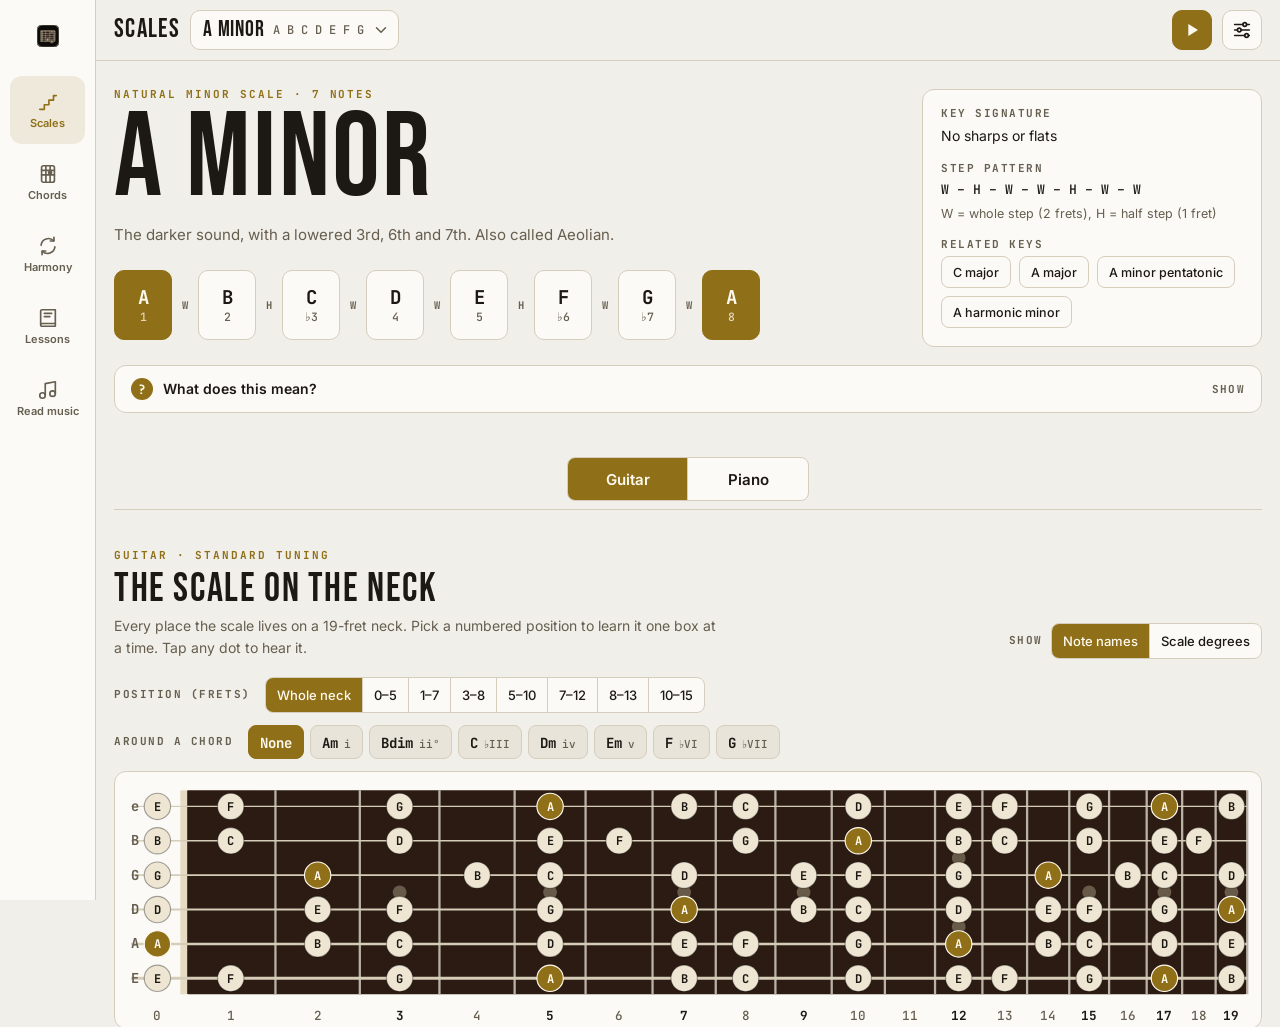
<file: keybook.html>
<!DOCTYPE html>
<html lang="en">
<head>
<meta charset="UTF-8">
<meta name="viewport" content="width=device-width, initial-scale=1.0">
<title>Key Book</title>
<meta http-equiv="refresh" content="0; url=keybook/">
<link rel="canonical" href="keybook/">
</head>
<body>
<p>Key Book has moved. <a href="keybook/">Open Key Book</a>.</p>
</body>
</html>
</file>
<file: styles.css>
/* SIX DEMON BAG */

*, *::before, *::after { box-sizing: border-box; margin: 0; padding: 0; }

:root {
  --bg:     #080808;
  --text:   #e0e0e0;
  --dim:    #555;
  --gold:   #c9a84c;
}

html { scroll-behavior: smooth; }

body {
  background: var(--bg);
  color: var(--text);
  font-family: 'Inter', sans-serif;
  font-weight: 300;
  -webkit-font-smoothing: antialiased;
  overflow-x: hidden;
}

a  { color: inherit; text-decoration: none; }

/* ── NAV ───────────────────────────────────────── */

.nav {
  position: fixed;
  inset: 0 0 auto;
  z-index: 100;
  transition: background 0.4s;
}
.nav.scrolled {
  background: rgba(8,8,8,0.9);
  backdrop-filter: blur(10px);
}
.nav__inner {
  display: flex;
  align-items: center;
  justify-content: space-between;
  height: 56px;
  padding-inline: clamp(1.5rem, 6vw, 3rem);
}
.nav__logo {
  font-family: 'Bebas Neue', sans-serif;
  font-size: 1.3rem;
  letter-spacing: 0.2em;
  color: var(--gold);
  opacity: 0.8;
}
.nav__links a {
  font-size: 0.68rem;
  font-weight: 500;
  letter-spacing: 0.22em;
  text-transform: uppercase;
  color: var(--dim);
  transition: color 0.2s;
}
.nav__links a:hover { color: var(--text); }

/* ── HERO ──────────────────────────────────────── */

.hero {
  position: relative;
  min-height: 100svh;
  display: flex;
  align-items: center;
  justify-content: center;
  overflow: hidden;
}

/* The painting — full bleed, visible */
.hero__img {
  position: absolute;
  inset: 0;
  width: 100%; height: 100%;
  object-fit: cover;
  object-position: center 20%;
  display: block;
}

/* Semi-transparent overlay so text reads */
.hero__overlay {
  position: absolute;
  inset: 0;
  background: rgba(0,0,0,0.52);
}

.hero__content {
  position: relative;
  z-index: 1;
  text-align: center;
  display: flex;
  flex-direction: column;
  align-items: center;
  gap: 2.5rem;
  padding: 5rem 1.5rem 4rem;
}

.hero__title {
  font-family: 'Bebas Neue', sans-serif;
  font-size: clamp(5rem, 20vw, 16rem);
  line-height: 0.88;
  letter-spacing: 0.04em;
  color: #fff;
}

/* ── PLAYER ────────────────────────────────────── */

.player {
  display: flex;
  flex-direction: column;
  align-items: center;
  gap: 0.9rem;
  width: min(420px, 90vw);
}

.player__track {
  font-size: 0.72rem;
  font-weight: 400;
  letter-spacing: 0.2em;
  text-transform: uppercase;
  color: var(--gold);
  opacity: 0.85;
}

.player__row {
  display: flex;
  align-items: center;
  gap: 1rem;
  width: 100%;
}

.player__btn {
  width: 44px; height: 44px;
  border-radius: 50%;
  border: 1px solid rgba(255,255,255,0.25);
  background: rgba(255,255,255,0.05);
  color: #fff;
  cursor: pointer;
  display: flex; align-items: center; justify-content: center;
  flex-shrink: 0;
  transition: background 0.2s, border-color 0.2s;
}
.player__btn:hover {
  background: rgba(255,255,255,0.12);
  border-color: rgba(255,255,255,0.5);
}

.player__bar {
  flex: 1;
  display: flex;
  align-items: center;
  gap: 0.75rem;
}

.player__progress {
  flex: 1;
  height: 2px;
  background: rgba(255,255,255,0.15);
  cursor: pointer;
  position: relative;
}
.player__fill {
  height: 100%;
  background: var(--gold);
  width: 0%;
  transition: width 0.1s linear;
  pointer-events: none;
}

.player__time {
  font-size: 0.65rem;
  color: rgba(255,255,255,0.4);
  font-variant-numeric: tabular-nums;
  white-space: nowrap;
  min-width: 2.5rem;
}

/* ── IMAGE BREAKS ──────────────────────────────── */

.img-break {
  width: 100%;
  max-height: 70vh;
  overflow: hidden;
  display: flex;
}

.img-break img {
  width: 60%;
  height: 100%;
  object-fit: cover;
  display: block;
  opacity: 0.7;
  filter: grayscale(20%);
}

/* Alternate — flush right */
.img-break--right {
  justify-content: flex-end;
}

/* ── LISTEN ────────────────────────────────────── */

.listen {
  padding: clamp(4rem, 10vh, 6rem) clamp(1.5rem, 6vw, 3rem);
  display: flex;
  justify-content: center;
}

.listen__platforms {
  display: flex;
  flex-wrap: wrap;
  gap: 0.6rem;
  justify-content: center;
}

.platform-btn {
  padding: 0.6rem 1.5rem;
  border: 1px solid rgba(255,255,255,0.1);
  font-size: 0.68rem;
  font-weight: 400;
  letter-spacing: 0.18em;
  text-transform: uppercase;
  color: var(--dim);
  transition: color 0.2s, border-color 0.2s;
}
.platform-btn:hover {
  color: var(--text);
  border-color: rgba(255,255,255,0.25);
}

/* ── FOOTER ────────────────────────────────────── */

.footer {
  padding: 2rem clamp(1.5rem, 6vw, 3rem);
  display: flex;
  align-items: center;
  justify-content: space-between;
}

.footer__logo {
  font-family: 'Bebas Neue', sans-serif;
  font-size: 1.1rem;
  letter-spacing: 0.2em;
  color: rgba(255,255,255,0.2);
}

.footer__copy {
  font-size: 0.62rem;
  color: var(--dim);
}

/* ── RESPONSIVE ────────────────────────────────── */

@media (max-width: 500px) {
  .img-break img { width: 85%; }
  .listen__platforms { flex-direction: column; align-items: center; }
  .platform-btn { text-align: center; min-width: 180px; }
}
</file>
<file: alterations-app/styles.css>
:root {
  --navy: #141414;
  --navy-dark: #000000;
  --gold: #1f1f1f;
  --bg: #eeeeee;
  --card-bg: #ffffff;
  --text: #1a1a1a;
  --muted: #6b6b6b;
  --danger: #b3261e;
  --warn: #b9772e;
  --ok: #2f6b3a;
  --ready: #2f6b8f;
  --border: #dcdcdc;
  --radius: 10px;
}

* { box-sizing: border-box; }

body {
  margin: 0;
  font-family: -apple-system, BlinkMacSystemFont, "Segoe UI", Roboto, Helvetica, Arial, sans-serif;
  color: var(--text);
  padding-bottom: env(safe-area-inset-bottom);
  position: relative;
  min-height: 100vh;
}

body::before {
  content: "";
  position: fixed;
  inset: 0;
  background:
    linear-gradient(rgba(0, 0, 0, 0.6), rgba(0, 0, 0, 0.6)),
    url("assets/workshop-bg.jpg") center / cover no-repeat;
  z-index: -1;
}

.topbar {
  position: sticky;
  top: 0;
  z-index: 10;
  display: flex;
  align-items: center;
  justify-content: space-between;
  padding: calc(env(safe-area-inset-top) + 14px) 16px 14px;
  background: rgba(10, 10, 10, 0.88);
  color: #fff;
}

.brand {
  display: flex;
  align-items: baseline;
  gap: 8px;
  line-height: 1;
}

.brand__mark {
  font-family: Arial, Helvetica, sans-serif;
  font-weight: 900;
  font-size: 1.5rem;
  letter-spacing: -0.02em;
  color: #fff;
}

.brand__sub {
  font-size: 0.8rem;
  font-weight: 400;
  color: #b8b8b8;
  text-transform: uppercase;
  letter-spacing: 0.08em;
}

.sync-banner {
  background: var(--warn);
  color: #fff;
  text-align: center;
  padding: 6px;
  font-size: 0.85rem;
}

.install-banner {
  background: var(--card-bg);
  border-bottom: 1px solid var(--border);
  padding: 10px 16px;
  display: flex;
  align-items: center;
  gap: 10px;
  font-size: 0.88rem;
}

.install-banner span {
  flex: 1;
}

.install-banner .btn {
  flex-shrink: 0;
  padding: 6px 12px;
  font-size: 0.85rem;
}

.btn {
  border: 1px solid var(--border);
  background: #fff;
  color: var(--text);
  padding: 9px 14px;
  border-radius: 8px;
  font-size: 0.95rem;
  cursor: pointer;
}

.btn--primary {
  background: var(--gold);
  border-color: var(--gold);
  color: #fff;
  font-weight: 600;
}

.topbar .btn--primary {
  background: #fff;
  border-color: #fff;
  color: #111;
}

.btn--block {
  width: 100%;
  padding: 12px 14px;
  font-size: 1rem;
  margin-top: 10px;
}

.btn--block:disabled {
  opacity: 0.6;
  cursor: default;
}

.view-tabs {
  display: flex;
  gap: 6px;
  padding: 10px 14px 0;
  max-width: 640px;
  margin: 0 auto;
}

.view-tab {
  flex: 1;
  border: 1px solid var(--border);
  background: var(--card-bg);
  color: var(--muted);
  padding: 9px 10px;
  border-radius: 8px;
  font-size: 0.9rem;
  font-weight: 600;
  cursor: pointer;
}

.view-tab--active {
  background: var(--navy);
  border-color: var(--navy);
  color: #fff;
}

.card--tailor .card__name {
  font-size: 1.2rem;
}

.btn--danger {
  background: #fff;
  border-color: var(--danger);
  color: var(--danger);
}

.list {
  padding: 14px;
  display: flex;
  flex-direction: column;
  gap: 12px;
  max-width: 640px;
  margin: 0 auto;
}

.empty-state {
  text-align: center;
  color: var(--muted);
  margin-top: 40px;
  padding: 0 24px;
}

.section-heading {
  font-size: 0.8rem;
  text-transform: uppercase;
  letter-spacing: 0.06em;
  color: var(--muted);
  margin: 18px 4px 0;
}

.card {
  background: var(--card-bg);
  border-radius: var(--radius);
  border: 1px solid var(--border);
  border-left: 5px solid var(--border);
  padding: 12px 14px;
  cursor: pointer;
  transition: transform 0.1s ease;
}

.card:active { transform: scale(0.99); }

.card--overdue { border-left-color: var(--danger); }
.card--soon { border-left-color: var(--warn); }
.card--ok { border-left-color: var(--ok); }
.card--ready { border-left-color: var(--ready); }
.card--done {
  border-left-color: var(--border);
  opacity: 0.6;
}

.card__top {
  display: flex;
  justify-content: space-between;
  align-items: baseline;
  gap: 8px;
}

.card__name {
  font-weight: 600;
  font-size: 1.05rem;
}

.card__due {
  font-size: 0.85rem;
  font-weight: 600;
  white-space: nowrap;
}

.card--overdue .card__due { color: var(--danger); }
.card--soon .card__due { color: var(--warn); }
.card--ok .card__due { color: var(--ok); }
.card--ready .card__due { color: var(--ready); }

.card__meta {
  display: flex;
  flex-wrap: wrap;
  gap: 6px 12px;
  margin-top: 4px;
  font-size: 0.85rem;
  color: var(--muted);
}

.card__items {
  margin-top: 8px;
  font-size: 0.9rem;
  display: flex;
  flex-wrap: wrap;
  gap: 6px;
}

.item-chip {
  background: var(--bg);
  border: 1px solid var(--border);
  border-radius: 999px;
  padding: 2px 10px;
  font-size: 0.8rem;
}

.card__toggles {
  margin-top: 10px;
  display: flex;
  gap: 16px;
}

.card__toggle {
  display: flex;
  align-items: center;
  gap: 6px;
  font-size: 0.9rem;
}

.dialog {
  border: none;
  border-radius: 14px 14px 0 0;
  padding: 0;
  width: 100%;
  max-width: 520px;
  margin: auto auto 0;
  box-shadow: 0 -4px 24px rgba(0,0,0,0.2);
}

.dialog::backdrop {
  background: rgba(0,0,0,0.4);
}

@media (min-width: 560px) {
  .dialog {
    border-radius: 14px;
    margin: auto;
  }
}

.ticket-form {
  padding: 20px 20px calc(20px + env(safe-area-inset-bottom));
  display: flex;
  flex-direction: column;
  gap: 14px;
  max-height: 90vh;
  overflow-y: auto;
}

.ticket-form h2 {
  margin: 0;
  font-size: 1.15rem;
}

.ticket-form label {
  display: flex;
  flex-direction: column;
  gap: 4px;
  font-size: 0.85rem;
  color: var(--muted);
  font-weight: 500;
}

.ticket-form input,
.ticket-form select {
  font-size: 1rem;
  padding: 9px 10px;
  border-radius: 8px;
  border: 1px solid var(--border);
  color: var(--text);
  background: #fff;
}

.field-row {
  display: flex;
  gap: 12px;
}

.field-row label { flex: 1; }

.items-fieldset {
  border: 1px solid var(--border);
  border-radius: 8px;
  padding: 10px;
  display: flex;
  flex-direction: column;
  gap: 8px;
}

.items-fieldset legend {
  font-size: 0.8rem;
  color: var(--muted);
  padding: 0 4px;
}

.dialog-actions {
  display: flex;
  justify-content: space-between;
  align-items: center;
  margin-top: 6px;
}

.dialog-actions__right {
  display: flex;
  gap: 8px;
  margin-left: auto;
}
</file>
<file: game/style.css>
/* DARK WORLD — prototype styles. Single dark look: fire = hunters, cold blue = demons. */

*, *::before, *::after { box-sizing: border-box; }

:root {
  --night: #0a0709;
  --soot: #151010;
  --line: #2c2221;
  --ash: #b3a79f;
  --bone: #efe6dc;
  --fire: #ff7a2e;
  --ember: #ffb15c;
  --wraith: #7ea2ff;
  --blood: #e2483a;
  --display: "Grenze Gotisch", "Times New Roman", serif;
  --ui: "IBM Plex Sans Condensed", "Arial Narrow", Arial, sans-serif;
  --mono: "IBM Plex Mono", ui-monospace, Menlo, monospace;
  color-scheme: dark;
}

html, body { height: 100%; margin: 0; }
body {
  background: var(--night);
  color: var(--bone);
  font: 16px/1.45 var(--ui);
  -webkit-font-smoothing: antialiased;
  overscroll-behavior: none;
}
button { font: inherit; color: inherit; }
button:focus-visible { outline: 2px solid var(--bone); outline-offset: 2px; }

.app {
  height: 100%;
  max-width: 460px;
  margin: 0 auto;
  position: relative;
  overflow: hidden;
  background: radial-gradient(130% 70% at 50% 0%, #1d0f0c 0%, var(--night) 65%);
}
.screen {
  position: absolute; inset: 0;
  display: flex; flex-direction: column;
  padding-block: max(12px, env(safe-area-inset-top, 0px)) max(12px, env(safe-area-inset-bottom, 0px));
  padding-left: max(16px, env(safe-area-inset-left, 0px));
  padding-right: max(16px, env(safe-area-inset-right, 0px));
}
.screen[hidden] { display: none; }

/* ── MAP ─────────────────────────────── */
.top { display: flex; justify-content: space-between; align-items: center; }
.brand { font: 700 30px/1 var(--display); color: var(--bone); text-shadow: 0 0 18px rgba(255,122,46,.45); }
.me { display: flex; align-items: center; gap: 8px; font-family: var(--mono); font-size: 12px; letter-spacing: .08em; }
.lvl { color: var(--ember); }
.xpbar { width: 80px; height: 5px; background: rgba(255,255,255,.08); border-radius: 3px; overflow: hidden; }
.xpbar i { display: block; height: 100%; width: 0; background: var(--ember); transition: width .4s; }

.war { margin-top: 12px; display: grid; gap: 5px; }
.war-row { display: flex; justify-content: space-between; font-family: var(--mono); font-size: 11px; letter-spacing: .12em; text-transform: uppercase; color: var(--ash); }
.war-bar { height: 6px; background: rgba(255,255,255,.07); border-radius: 3px; overflow: hidden; }
.war-bar i { display: block; height: 100%; width: 0; background: linear-gradient(90deg, #b8401c, var(--fire), var(--ember)); box-shadow: 0 0 10px var(--fire); transition: width .8s; }

.map-wrap { flex: 1; min-height: 0; margin-top: 10px; display: flex; align-items: center; justify-content: center; }
#map { width: 100%; height: 100%; max-height: 100%; display: block; touch-action: manipulation; }
#map .rift { cursor: pointer; }
#map .rift .core { transform-box: fill-box; transform-origin: center; animation: pulse 1.8s ease-in-out infinite; }
#map .rift.cleared .core { animation: none; }
@keyframes pulse { 0%, 100% { transform: scale(1); opacity: .95; } 50% { transform: scale(1.35); opacity: .6; } }
@media (prefers-reduced-motion: reduce) { #map .rift .core { animation: none; } }

.foot { text-align: center; font-family: var(--mono); font-size: 11px; letter-spacing: .14em; text-transform: uppercase; color: var(--ash); padding-top: 6px; }

.sheet {
  position: absolute; left: 12px; right: 12px; bottom: max(12px, env(safe-area-inset-bottom, 0px));
  background: rgba(21, 16, 16, .96); border: 1px solid var(--line); border-radius: 18px;
  padding: 16px; display: grid; gap: 12px;
  box-shadow: 0 -10px 40px rgba(0,0,0,.6);
}
.sheet[hidden] { display: none; }
.sheet-head { display: flex; justify-content: space-between; align-items: start; gap: 12px; }
.sheet-kicker { font-family: var(--mono); font-size: 11px; letter-spacing: .14em; text-transform: uppercase; color: var(--fire); }
.sheet-title { font: 700 28px/1.05 var(--display); text-wrap: balance; }
.sheet-meta { display: flex; flex-wrap: wrap; gap: 6px; }
.chip { font-family: var(--mono); font-size: 11px; letter-spacing: .06em; padding: 4px 8px; border-radius: 999px; background: rgba(255,255,255,.06); color: var(--ash); }
.chip.cold { color: #c9d6ff; background: rgba(126,162,255,.14); }
.chip.hot { color: var(--ember); background: rgba(255,122,46,.14); }
.x { background: none; border: 0; font-size: 26px; line-height: 1; color: var(--ash); cursor: pointer; padding: 0 4px; }
.cta {
  border: 0; border-radius: 999px; padding: 14px 18px; cursor: pointer;
  background: var(--ember); color: var(--night);
  font: 600 15px var(--ui); letter-spacing: .1em; text-transform: uppercase;
  box-shadow: 0 0 24px rgba(255,122,46,.35);
}
.cta:disabled { background: #3a2f2c; color: var(--ash); box-shadow: none; cursor: default; }

/* ── FIGHT ───────────────────────────── */
#fight-screen { padding-left: 0; padding-right: 0; padding-top: 0; }
.arena { position: relative; flex: 1; min-height: 0; }
.arena canvas { position: absolute; inset: 0; width: 100%; height: 100%; display: block; touch-action: none; }
.fhud { position: absolute; left: 0; right: 0; top: 0; padding: max(12px, env(safe-area-inset-top, 0px)) 16px 0; display: grid; gap: 6px; pointer-events: none; }
.frow { display: flex; justify-content: space-between; font-family: var(--mono); font-size: 11px; letter-spacing: .12em; text-transform: uppercase; color: var(--ash); gap: 10px; }
.fplace { white-space: nowrap; overflow: hidden; text-overflow: ellipsis; min-width: 0; }
.ftime { color: var(--bone); flex: none; font-variant-numeric: tabular-nums; }
.bossname { font: 700 26px/1 var(--display); color: #dfe7ff; text-shadow: 0 0 16px rgba(126,162,255,.6); }
.bossbar { height: 7px; background: rgba(255,255,255,.08); border-radius: 4px; overflow: hidden; }
.bossbar i { display: block; height: 100%; width: 100%; background: linear-gradient(90deg, #4a6cff, var(--wraith)); box-shadow: 0 0 12px var(--wraith); transition: width .15s; }
.banner {
  position: absolute; left: 0; right: 0; top: 42%; text-align: center; pointer-events: none;
  font: 700 38px/1 var(--display); color: var(--ember); text-shadow: 0 0 28px rgba(255,122,46,.8);
  opacity: 0; transition: opacity .25s; padding: 0 16px; text-wrap: balance;
}
.banner.show { opacity: 1; }
.banner.cold { color: #dfe7ff; text-shadow: 0 0 28px rgba(126,162,255,.9); }

.controls {
  display: grid; gap: 10px;
  padding: 10px max(14px, env(safe-area-inset-left, 0px)) 0 max(14px, env(safe-area-inset-right, 0px));
  background: linear-gradient(180deg, rgba(10,7,9,0), var(--night) 30%);
}
.me-bars { display: grid; grid-template-columns: auto 1fr; gap: 4px 10px; align-items: center; }
.bar-label { display: contents; }
.bar-label span { font-family: var(--mono); font-size: 10px; letter-spacing: .12em; text-transform: uppercase; color: var(--ash); }
.hpbar, .furybar { height: 8px; background: rgba(255,255,255,.07); border-radius: 4px; overflow: hidden; }
.hpbar i { display: block; height: 100%; width: 100%; background: linear-gradient(90deg, #b8401c, var(--fire)); transition: width .15s; }
.furybar i { display: block; height: 100%; width: 0; background: linear-gradient(90deg, #ffd27a, #fff3d6); box-shadow: 0 0 10px #ffd27a; transition: width .15s; }
.abilities { display: grid; grid-template-columns: repeat(3, minmax(0, 1fr)); gap: 8px; }
.ab {
  position: relative; overflow: hidden; border-radius: 14px; border: 1px solid var(--line);
  background: rgba(255,122,46,.12); padding: 10px 6px; cursor: pointer;
  display: grid; gap: 2px; text-align: center; touch-action: manipulation;
}
.ab b { font: 700 20px/1 var(--display); color: var(--ember); }
.ab small { font-family: var(--mono); font-size: 9.5px; letter-spacing: .06em; text-transform: uppercase; color: var(--ash); }
.ab .cd { position: absolute; left: 0; right: 0; bottom: 0; height: 0; background: rgba(0,0,0,.65); pointer-events: none; }
.ab:disabled { cursor: default; }
.ab:disabled b { color: #7c6a60; }
.ab.ult { background: rgba(255,210,122,.12); }
.ab.ult.ready { box-shadow: 0 0 22px rgba(255,210,122,.6); border-color: #ffd27a; }

/* ── RESULTS ─────────────────────────── */
.results { justify-content: center; gap: 16px; text-align: center; }
.res-kicker { font-family: var(--mono); font-size: 12px; letter-spacing: .16em; text-transform: uppercase; color: var(--fire); }
.res-title { font: 700 52px/0.95 var(--display); margin: 0; text-wrap: balance; }
.res-list { list-style: none; margin: 0; padding: 0; display: grid; gap: 6px; color: var(--ash); }
.res-list b { color: var(--bone); }
.loot { border: 1px solid var(--line); border-radius: 16px; padding: 14px; display: grid; gap: 4px; background: rgba(255,255,255,.03); }
.loot[hidden] { display: none; }
.loot .rar { font-family: var(--mono); font-size: 11px; letter-spacing: .14em; text-transform: uppercase; }
.loot .name { font: 700 28px/1 var(--display); }
.loot .stat { color: var(--ash); font-size: 14px; }
</file>
<file: keybook/fonts.css>
/* Bebas Neue, Inter and JetBrains Mono (SIL Open Font License), latin subset, served locally for offline use. */
@font-face {
  font-family: 'Bebas Neue';
  font-style: normal;
  font-weight: 400;
  font-display: swap;
  src: url(fonts/BebasNeue-400.woff2) format('woff2');
  unicode-range: U+0000-00FF, U+0131, U+0152-0153, U+02BB-02BC, U+02C6, U+02DA, U+02DC, U+0304, U+0308, U+0329, U+2000-206F, U+20AC, U+2122, U+2191, U+2193, U+2212, U+2215, U+FEFF, U+FFFD;
}
@font-face {
  font-family: 'Inter';
  font-style: normal;
  font-weight: 400;
  font-display: swap;
  src: url(fonts/Inter-400.woff2) format('woff2');
  unicode-range: U+0000-00FF, U+0131, U+0152-0153, U+02BB-02BC, U+02C6, U+02DA, U+02DC, U+0304, U+0308, U+0329, U+2000-206F, U+20AC, U+2122, U+2191, U+2193, U+2212, U+2215, U+FEFF, U+FFFD;
}
@font-face {
  font-family: 'Inter';
  font-style: normal;
  font-weight: 500;
  font-display: swap;
  src: url(fonts/Inter-400.woff2) format('woff2');
  unicode-range: U+0000-00FF, U+0131, U+0152-0153, U+02BB-02BC, U+02C6, U+02DA, U+02DC, U+0304, U+0308, U+0329, U+2000-206F, U+20AC, U+2122, U+2191, U+2193, U+2212, U+2215, U+FEFF, U+FFFD;
}
@font-face {
  font-family: 'Inter';
  font-style: normal;
  font-weight: 600;
  font-display: swap;
  src: url(fonts/Inter-400.woff2) format('woff2');
  unicode-range: U+0000-00FF, U+0131, U+0152-0153, U+02BB-02BC, U+02C6, U+02DA, U+02DC, U+0304, U+0308, U+0329, U+2000-206F, U+20AC, U+2122, U+2191, U+2193, U+2212, U+2215, U+FEFF, U+FFFD;
}
@font-face {
  font-family: 'JetBrains Mono';
  font-style: normal;
  font-weight: 500;
  font-display: swap;
  src: url(fonts/JetBrainsMono-500.woff2) format('woff2');
  unicode-range: U+0000-00FF, U+0131, U+0152-0153, U+02BB-02BC, U+02C6, U+02DA, U+02DC, U+0304, U+0308, U+0329, U+2000-206F, U+20AC, U+2122, U+2191, U+2193, U+2212, U+2215, U+FEFF, U+FFFD;
}
@font-face {
  font-family: 'JetBrains Mono';
  font-style: normal;
  font-weight: 700;
  font-display: swap;
  src: url(fonts/JetBrainsMono-500.woff2) format('woff2');
  unicode-range: U+0000-00FF, U+0131, U+0152-0153, U+02BB-02BC, U+02C6, U+02DA, U+02DC, U+0304, U+0308, U+0329, U+2000-206F, U+20AC, U+2122, U+2191, U+2193, U+2212, U+2215, U+FEFF, U+FFFD;
}
</file>
